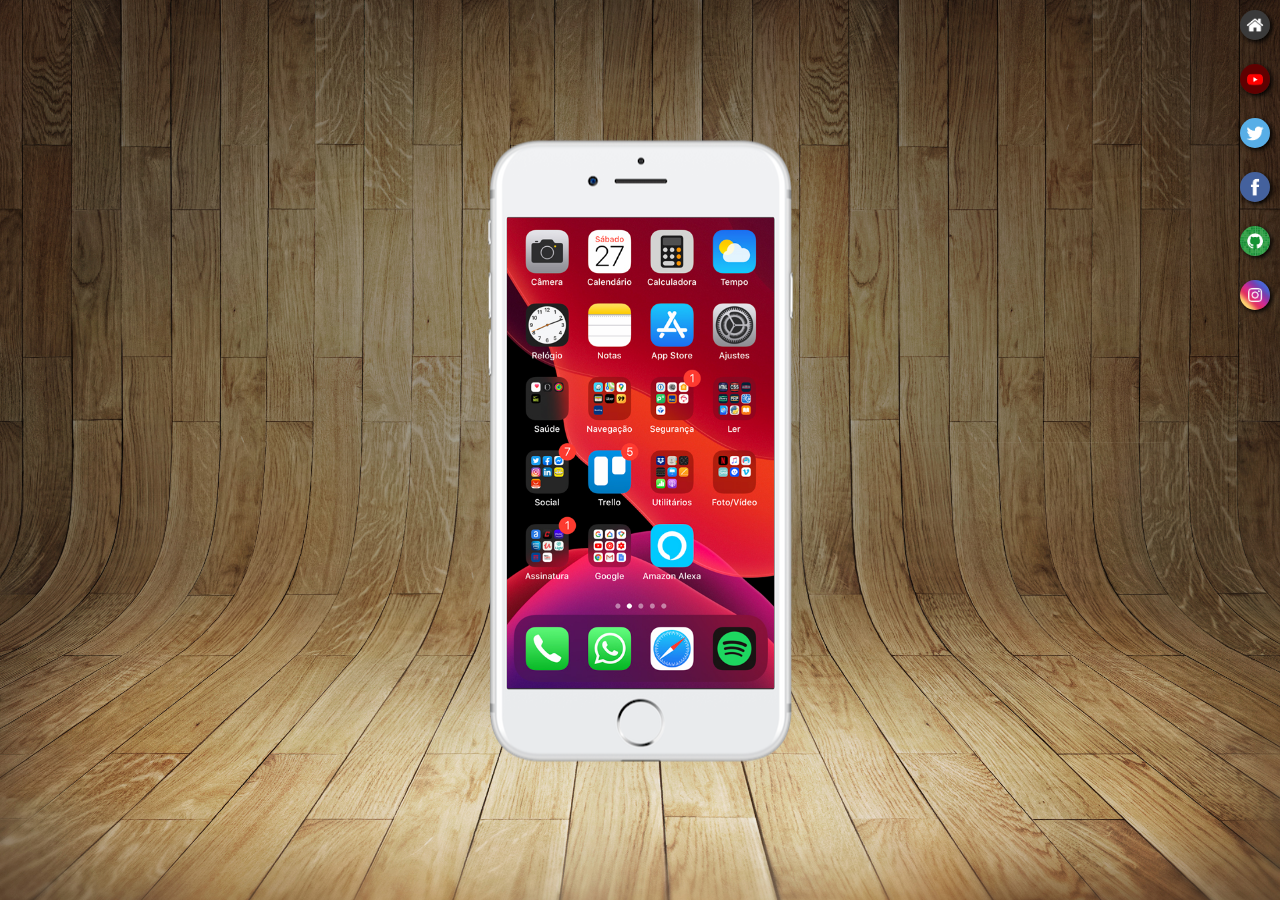
<file: index.html>
<!DOCTYPE html>
<html lang="pt-br">
  <head>
    <meta charset="UTF-8" />
    <meta name="viewport" content="width=device-width, initial-scale=1.0" />
    <title>Projeto redes sociais</title>
    <link rel="shortcut icon" href="favicon.ico" type="image/x-icon" />
    <link rel="stylesheet" href="styles/stylesheet.css">
  </head>
  <body>
    <main>
      <section id="telefone">
        <iframe src="home.html" frameborder="0" name="tela" id="tela">
          Seu navegador não é compatível com essa funcionalidade.
        </iframe>
      </section>

      <section id="redes-sociais">
        <a href="telas/home.html" target="tela">
          <img src="imagens/logo-home.jpg" alt="">
        </a><br>
        <a href="telas/youtube.html" target="tela">
          <img src="imagens/logo-youtube.jpg" alt="">
        </a><br>
        <a href="telas/twitter.html" target="tela">
          <img src="imagens/logo-twitter.jpg" alt="">
        </a><br>
        <a href="telas/facebook.html" target="tela">
          <img src="imagens/logo-facebook.jpg" alt="">
        </a><br>
        <a href="telas/github.html" target="tela">
          <img src="imagens/logo-github.jpg" alt="">
        </a><br>
        <a href="telas/instragram.html" target="tela">
          <img src="imagens/logo-instagram.jpg" alt="">
        </a><br>
      </section>
      </main>
    </body>
    </html>
</file>
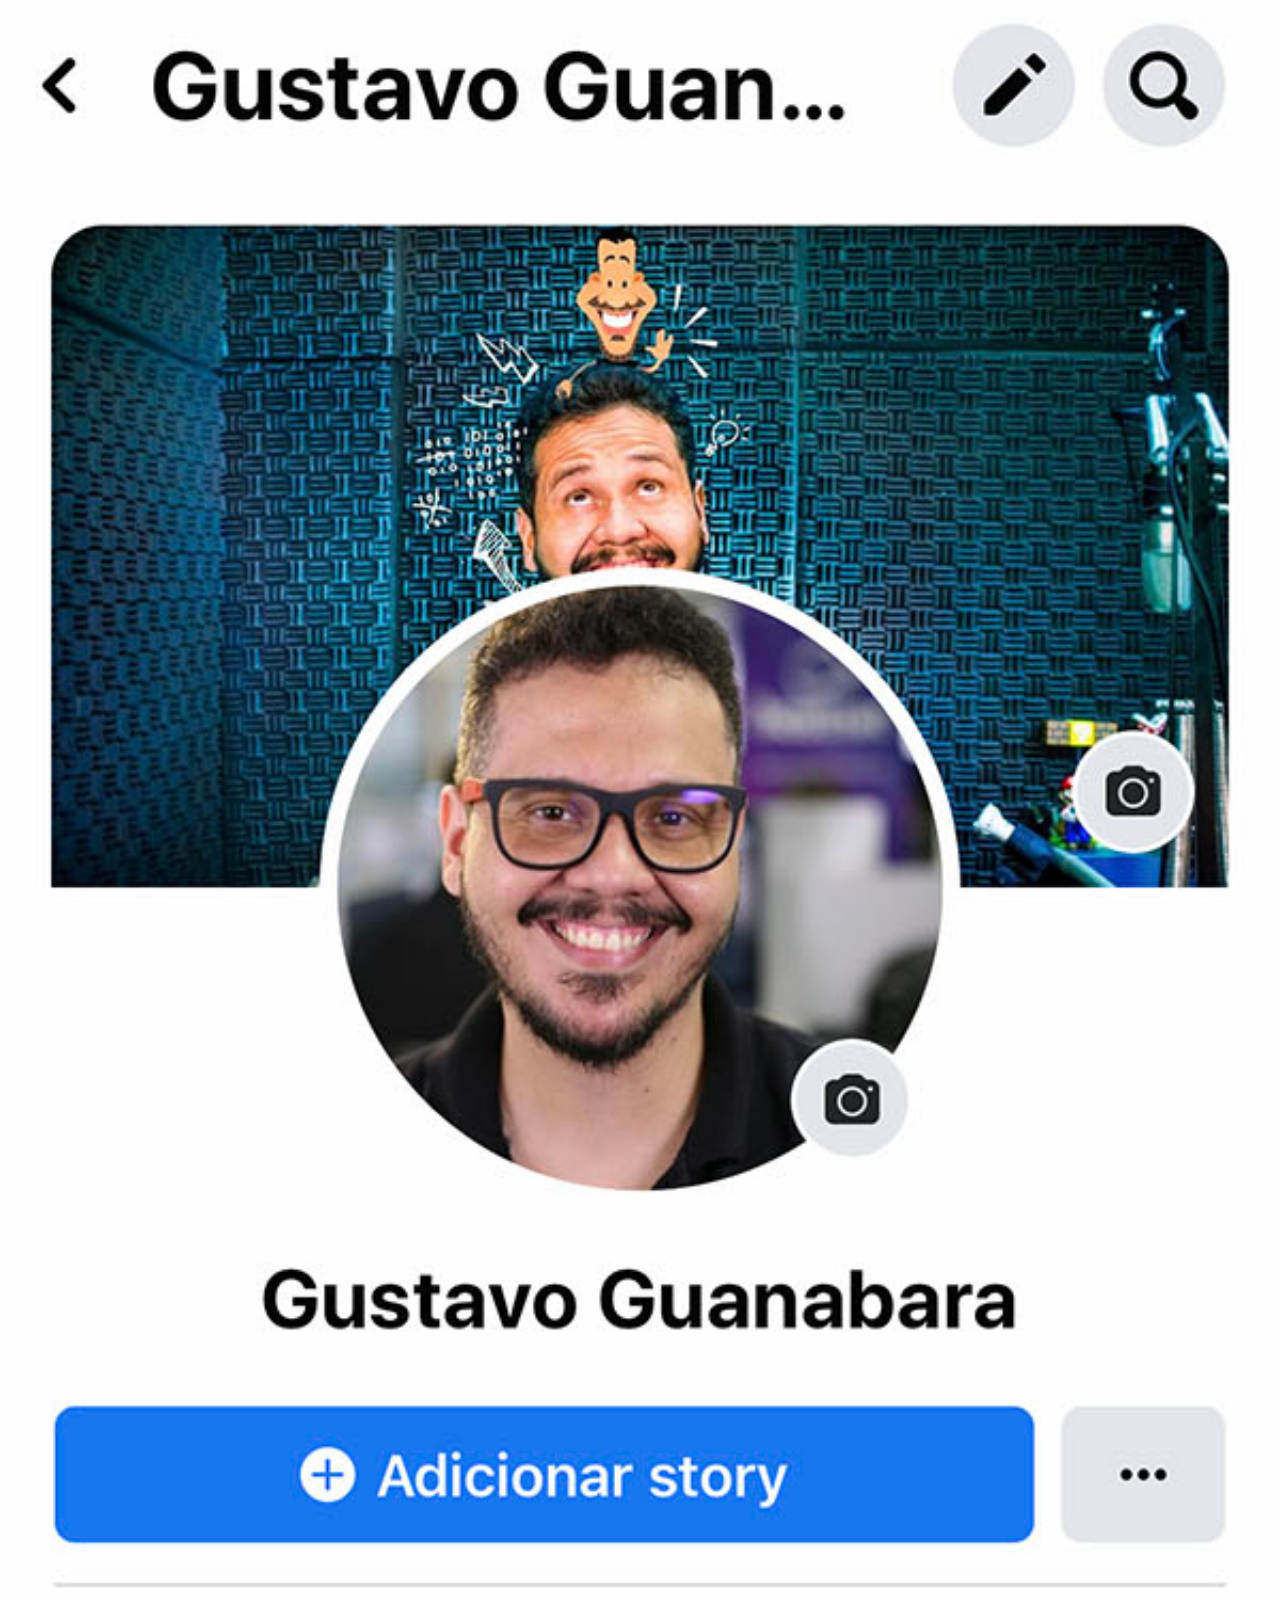
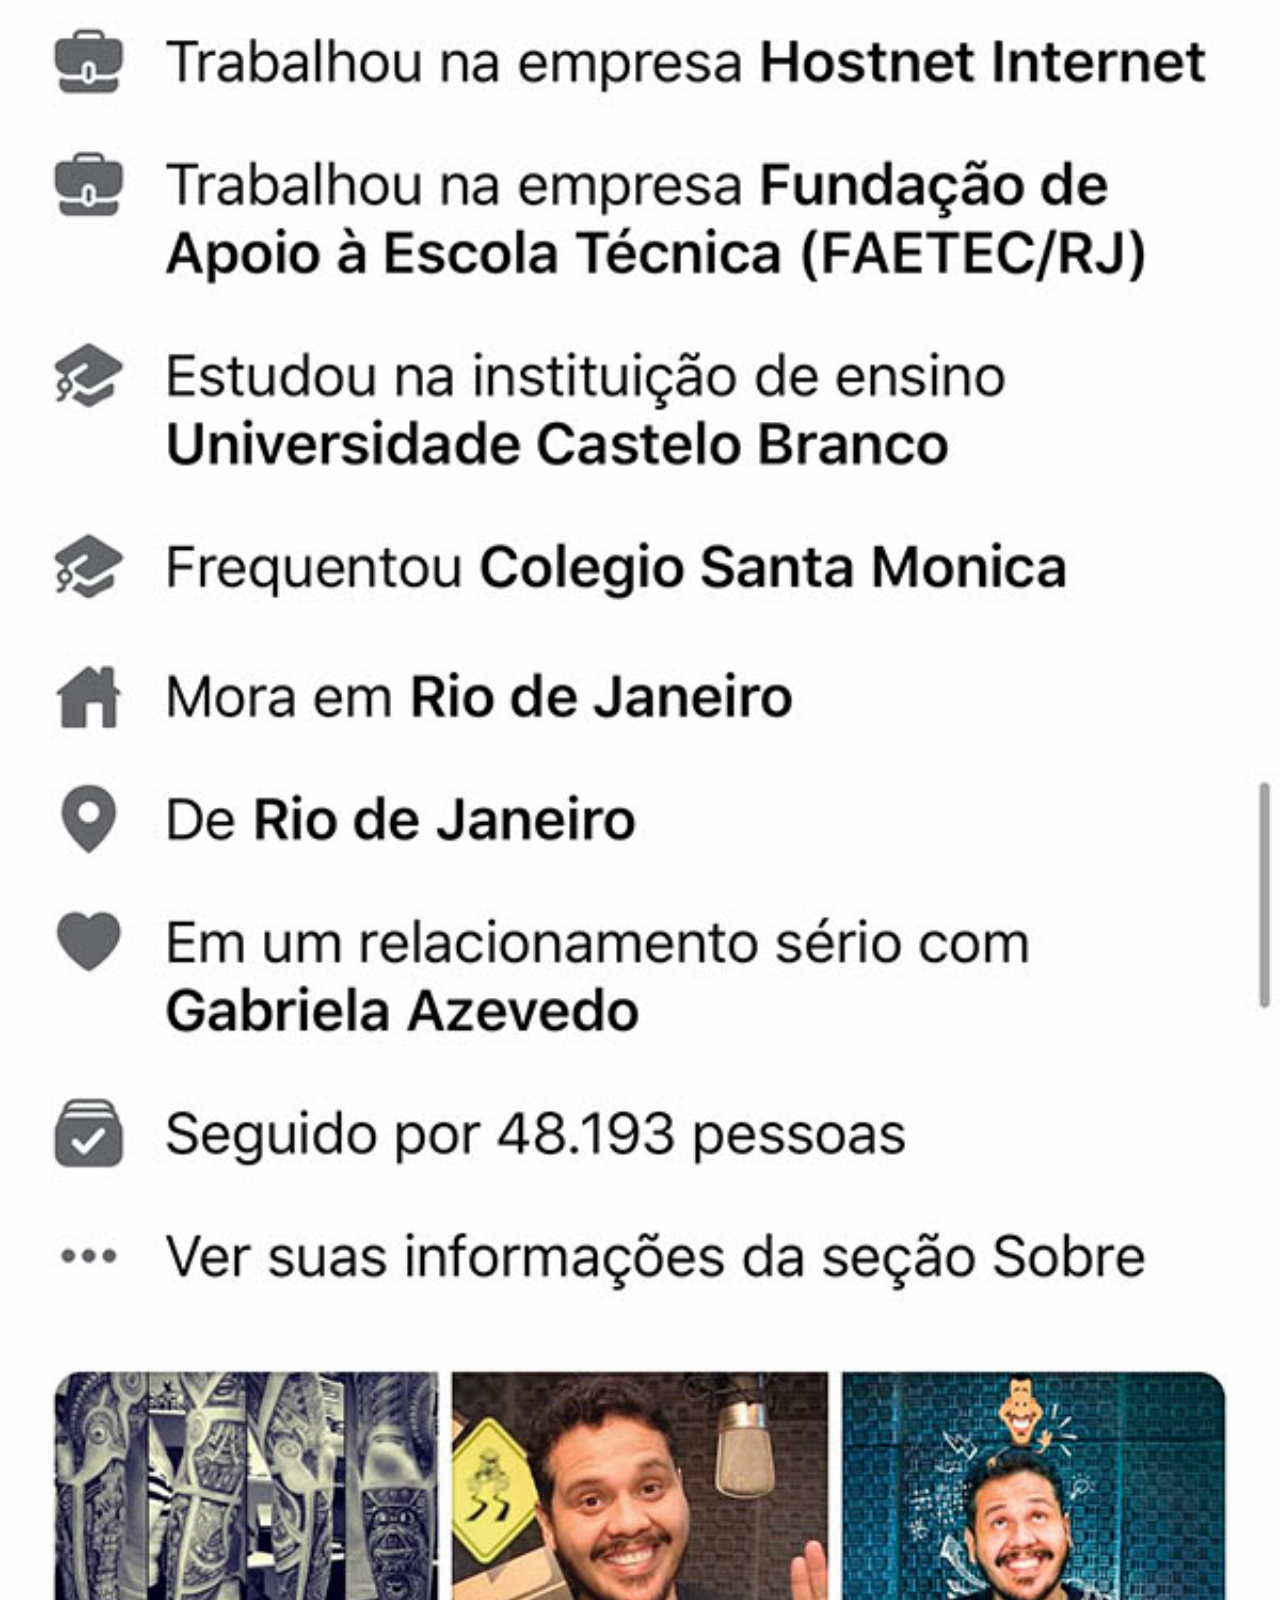
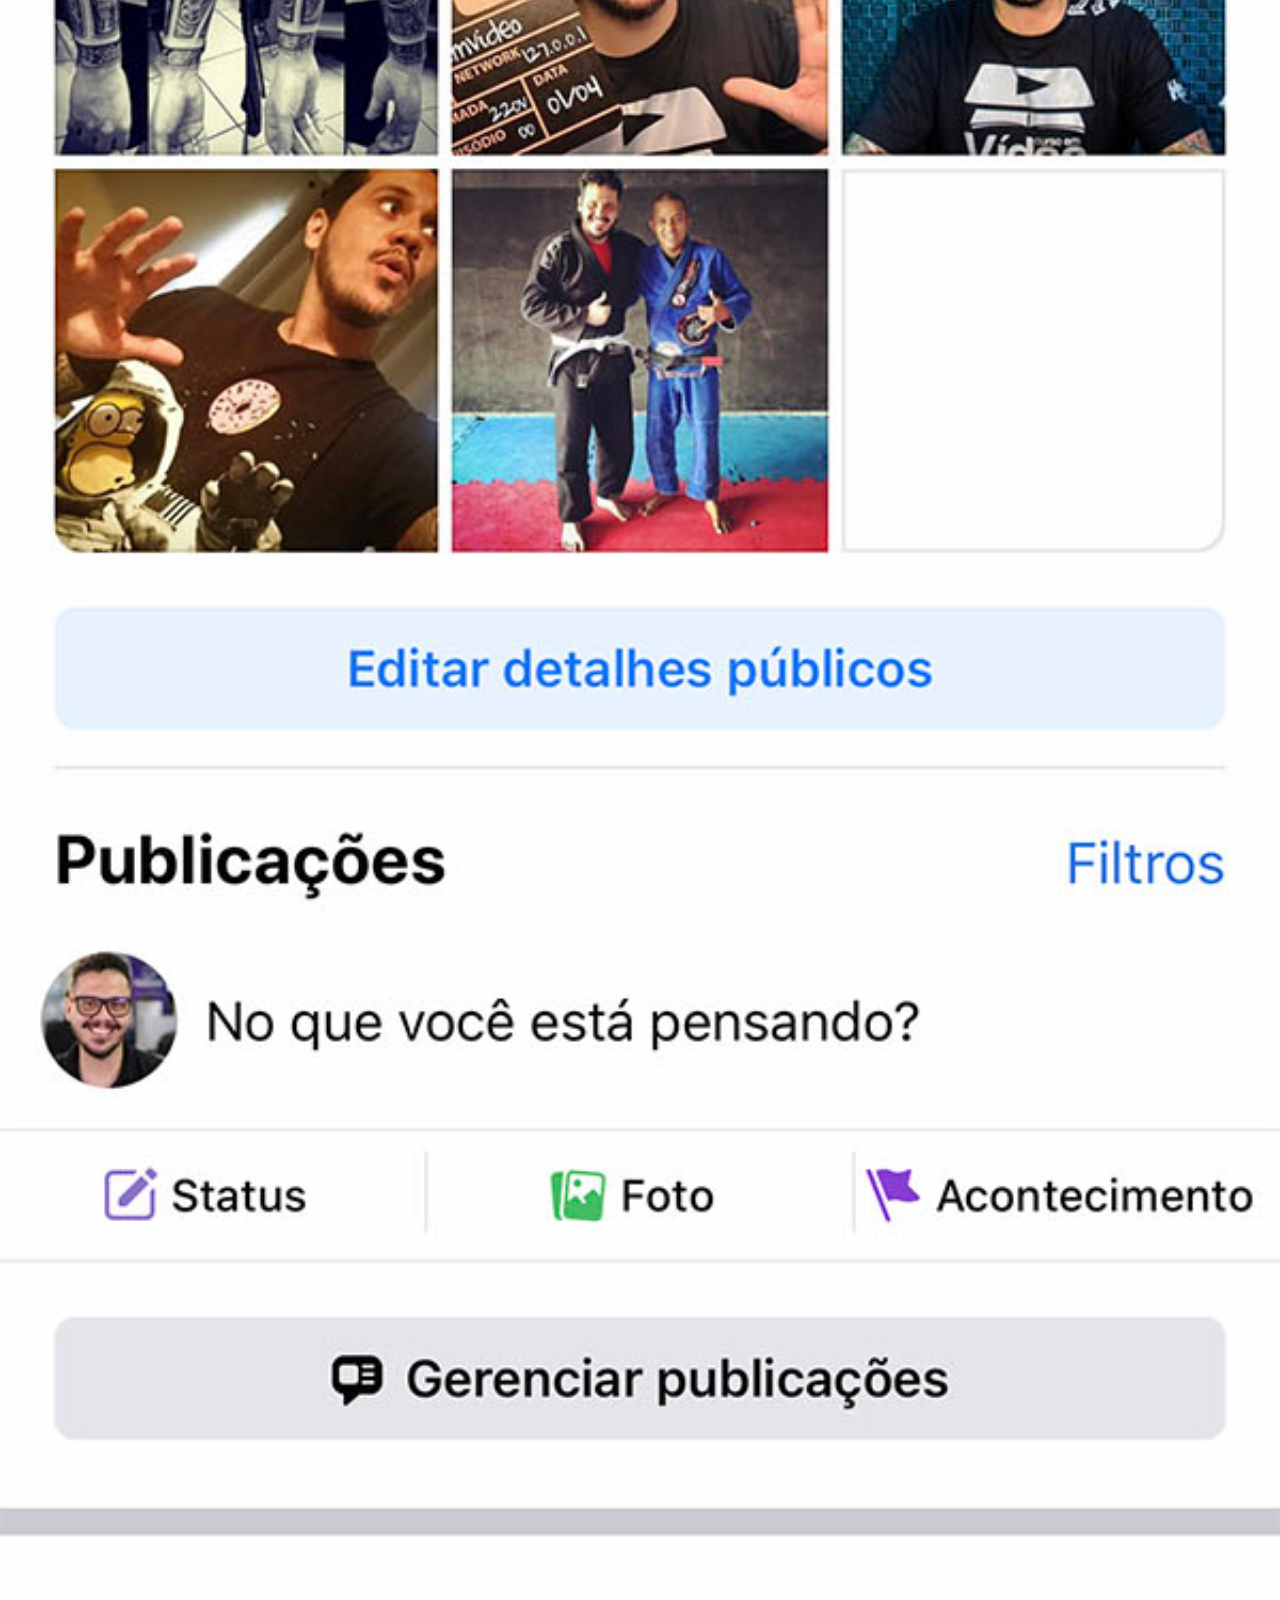
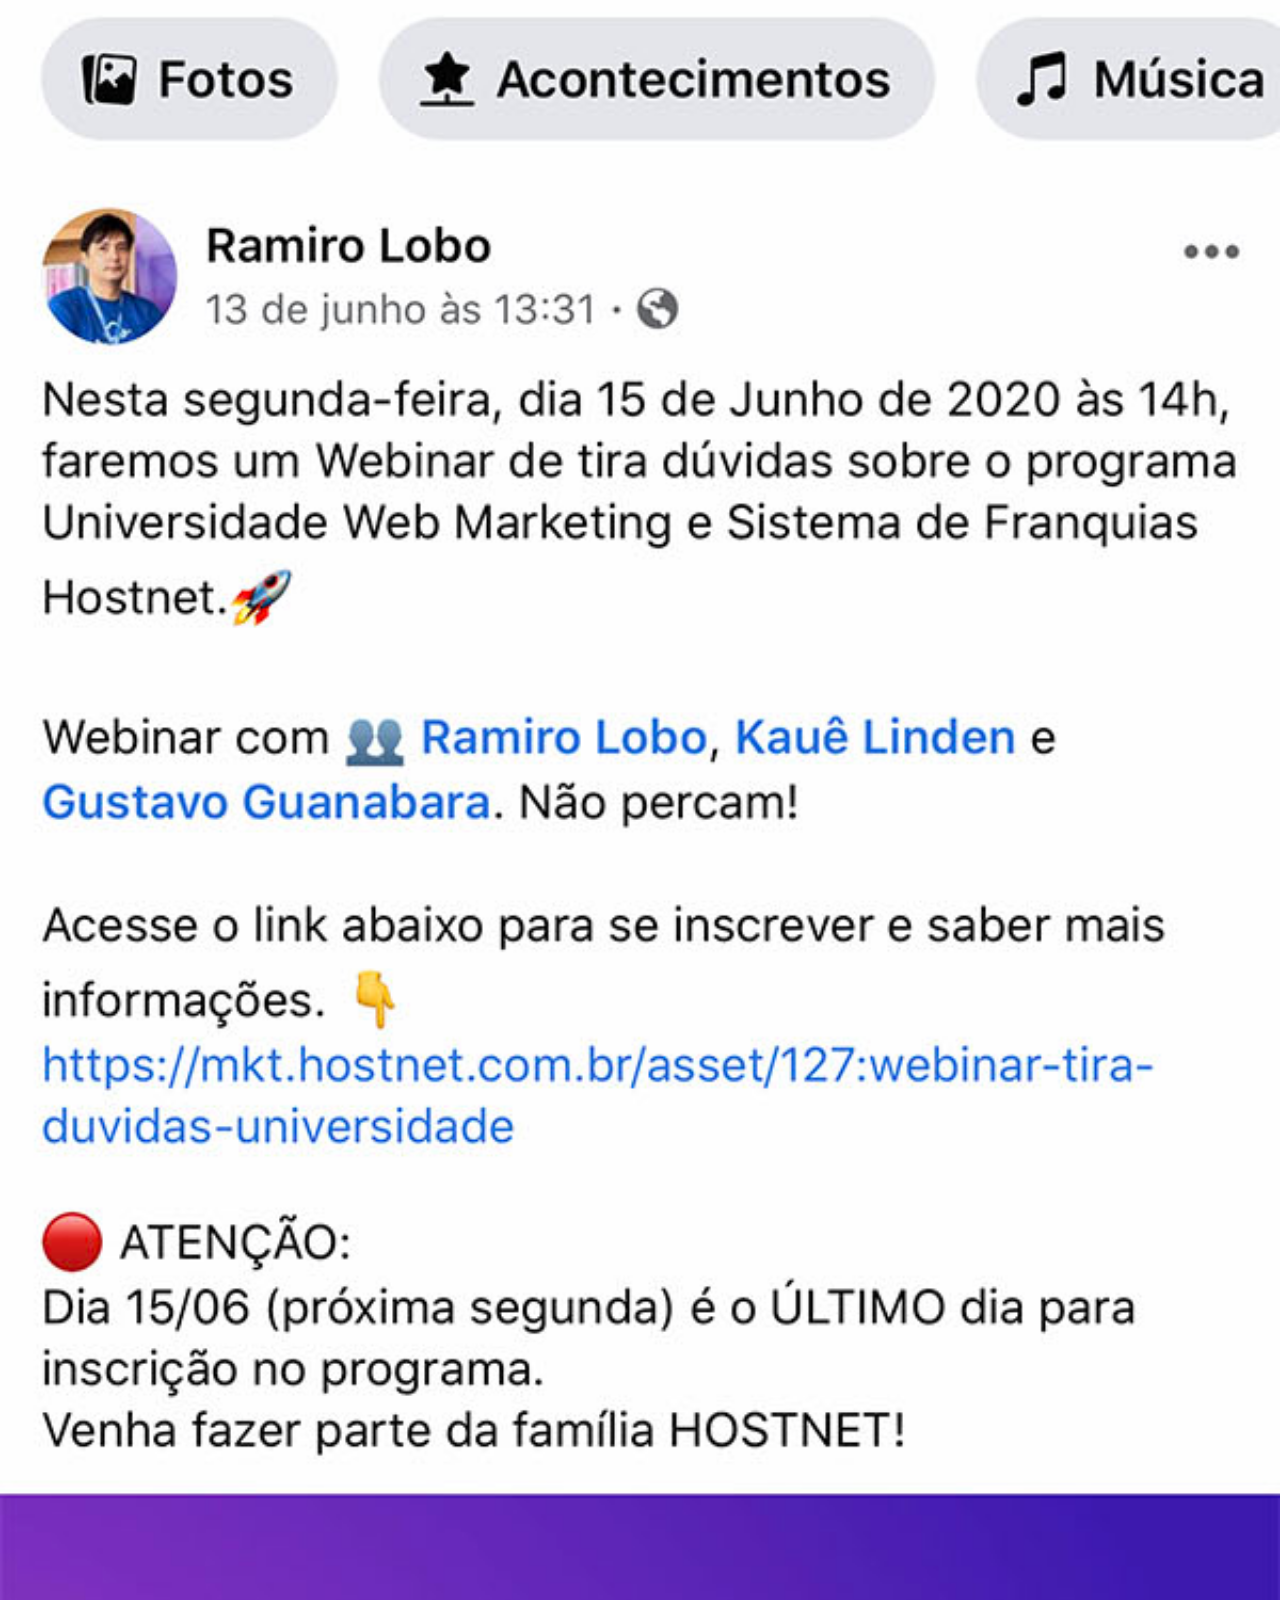
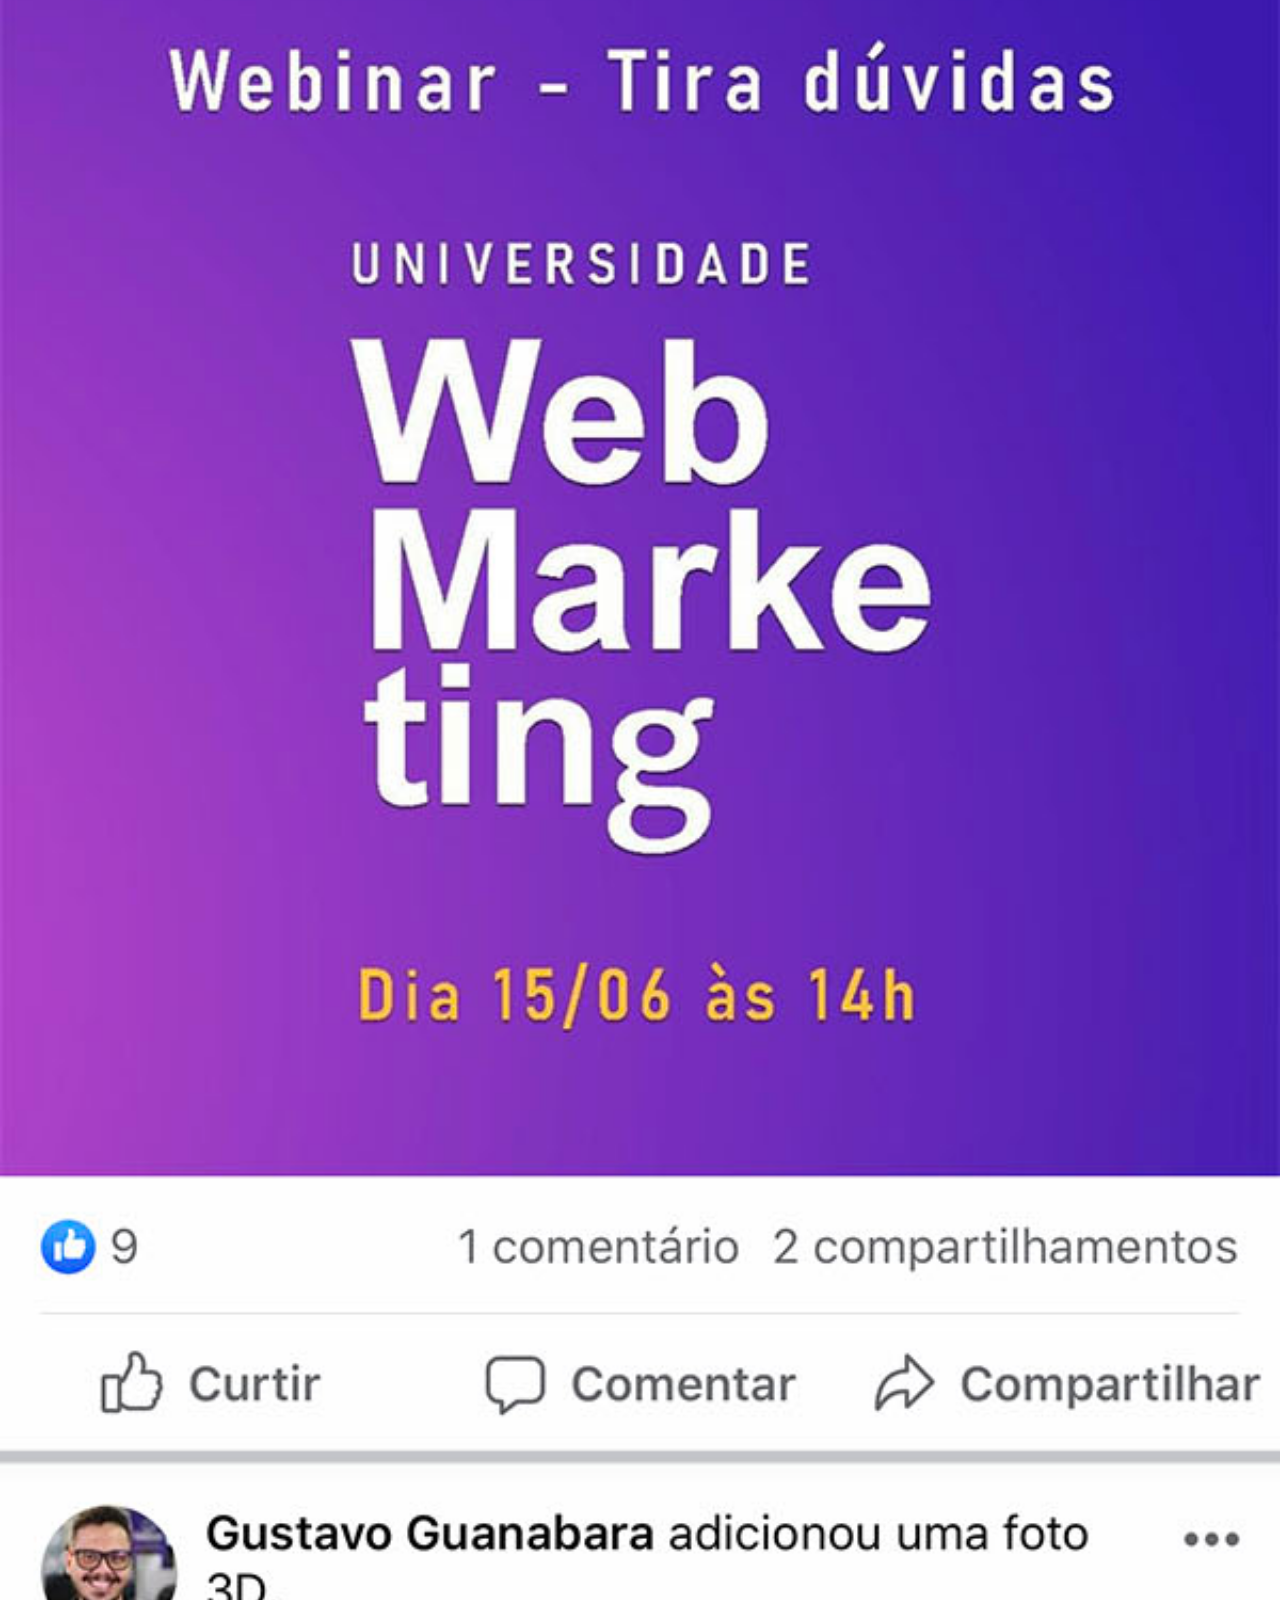
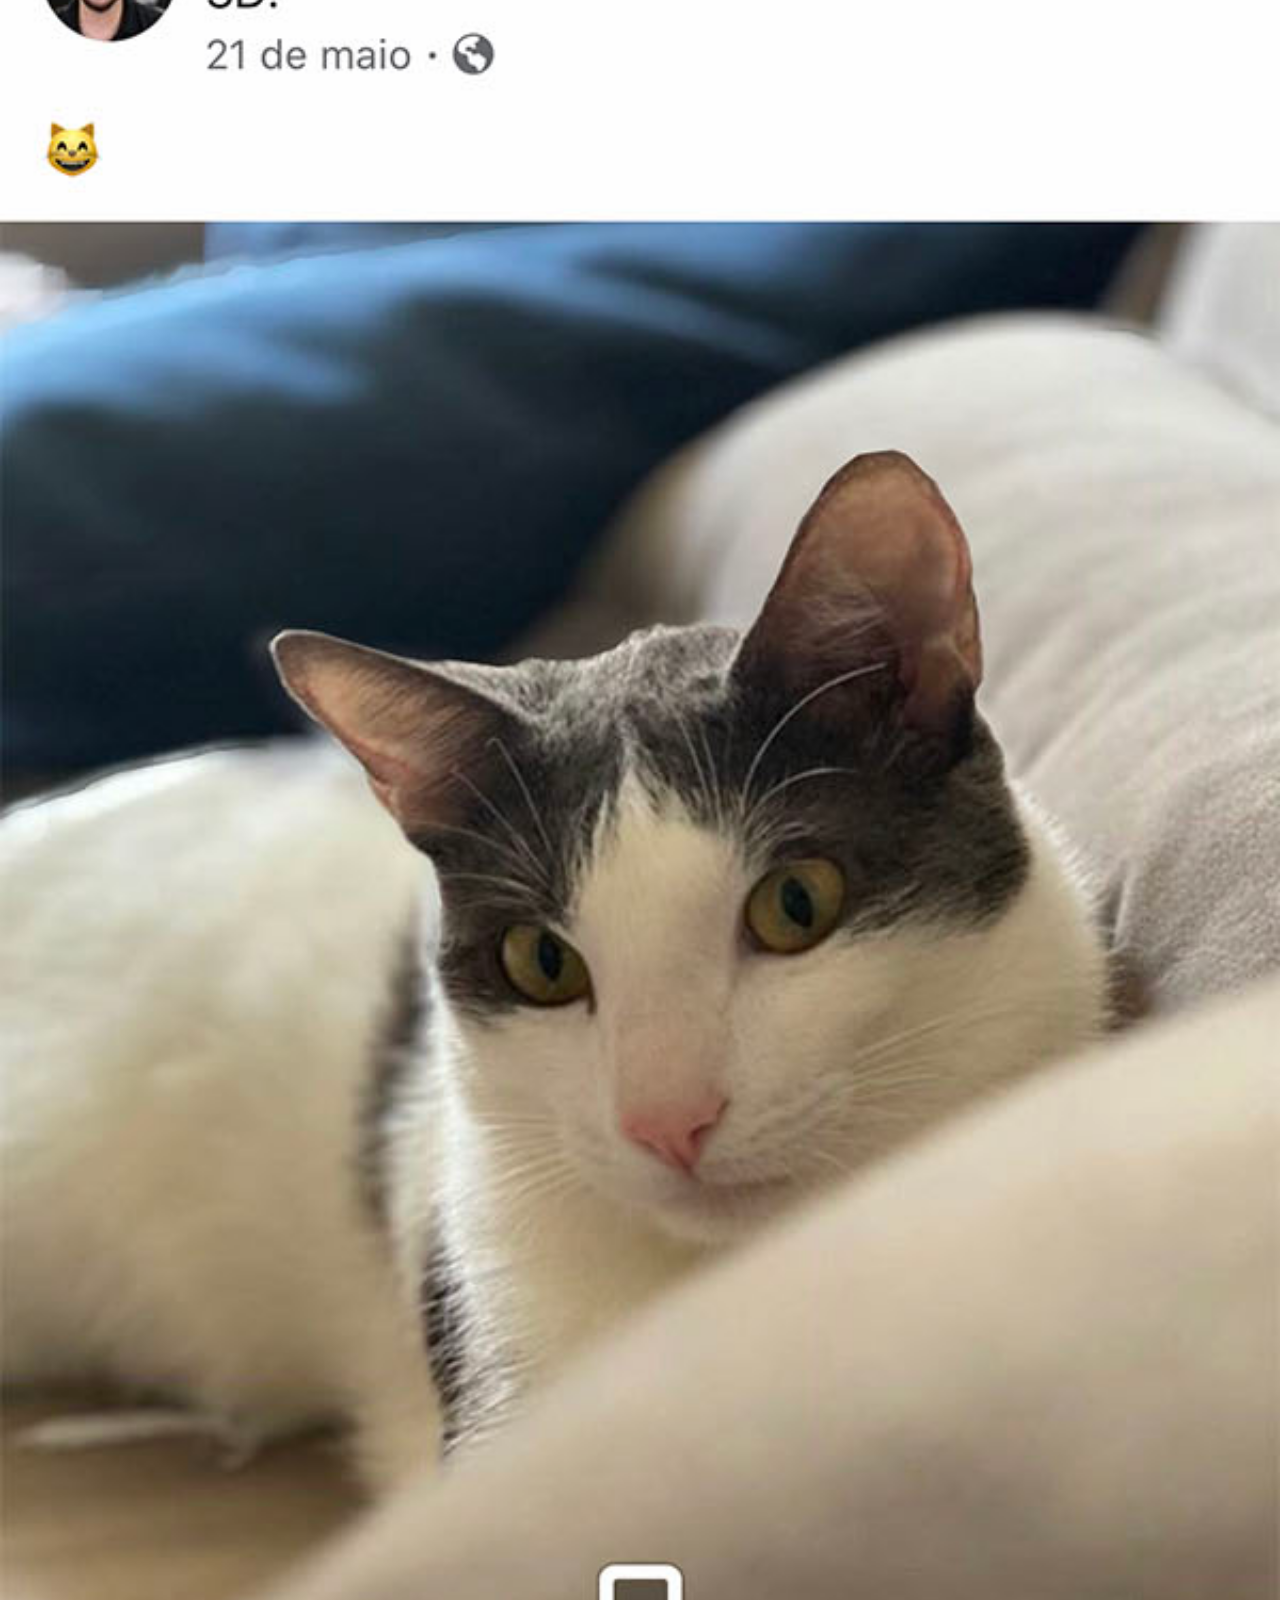
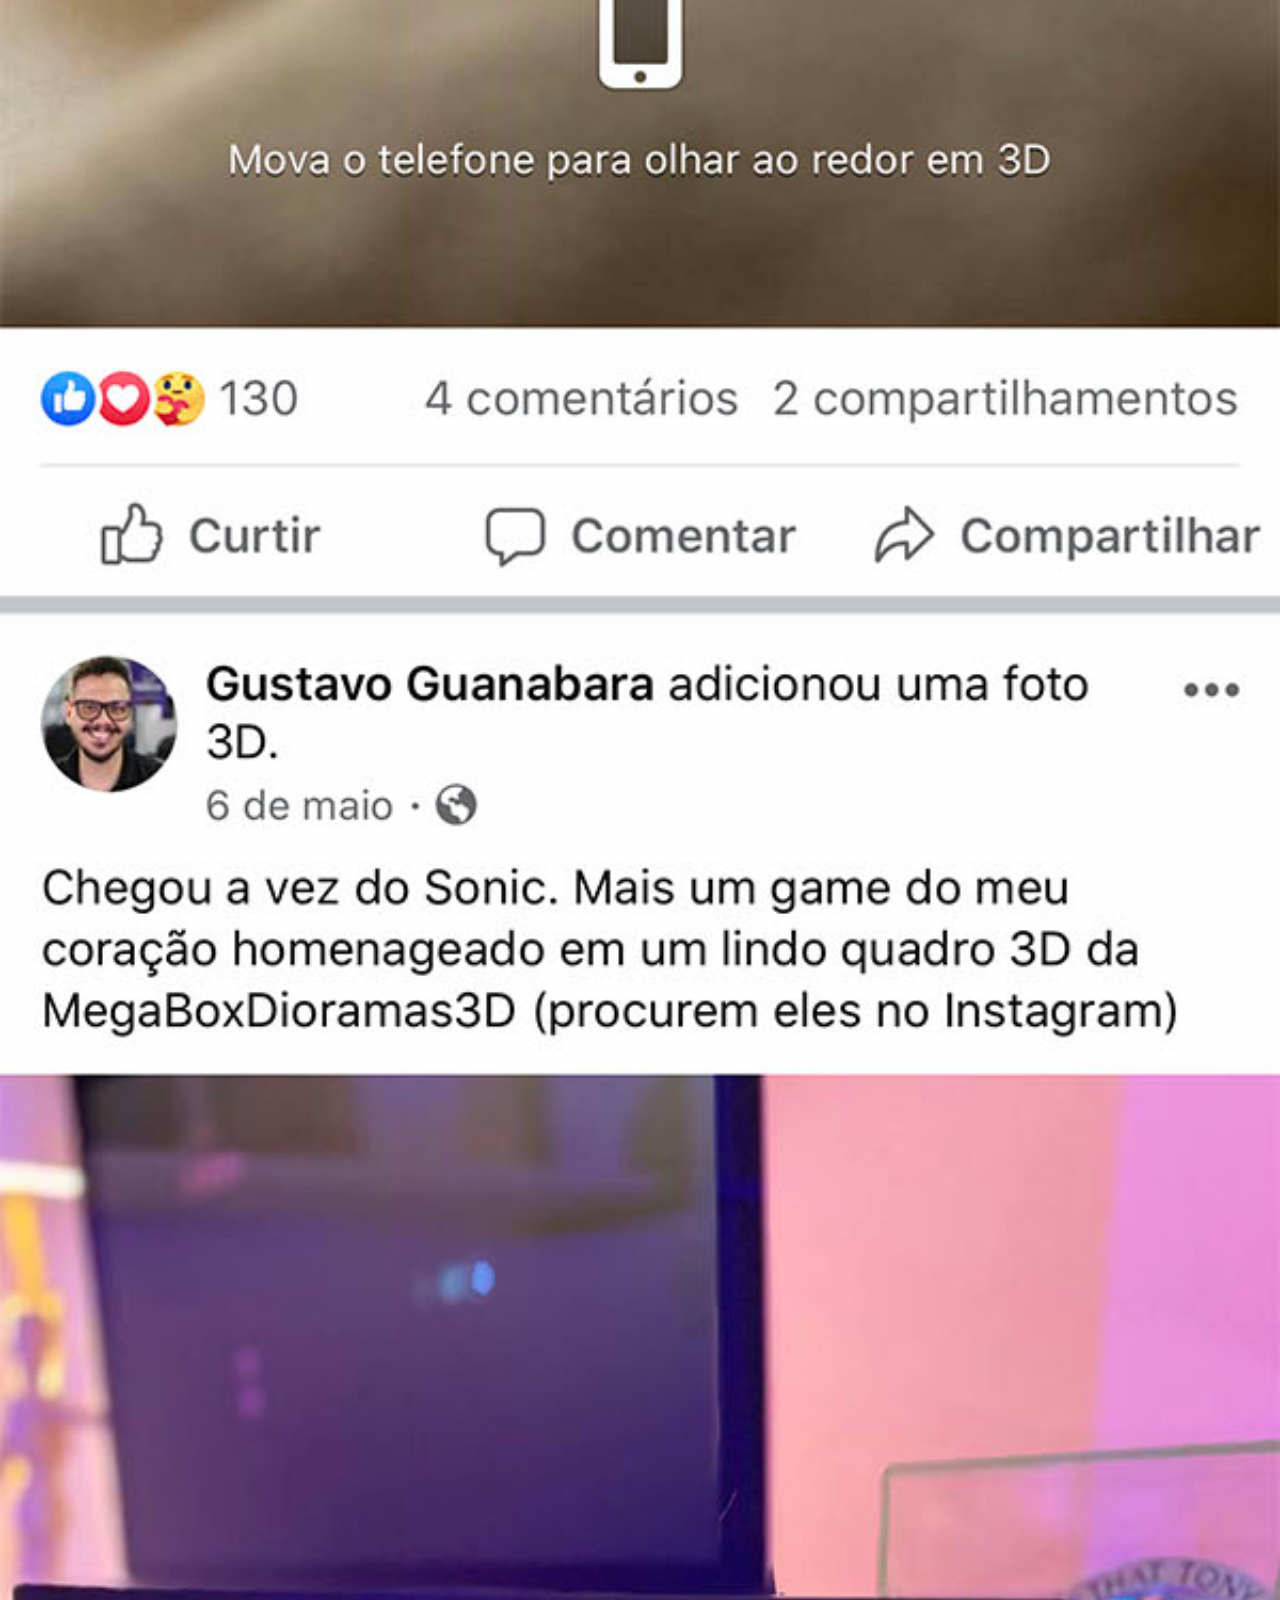
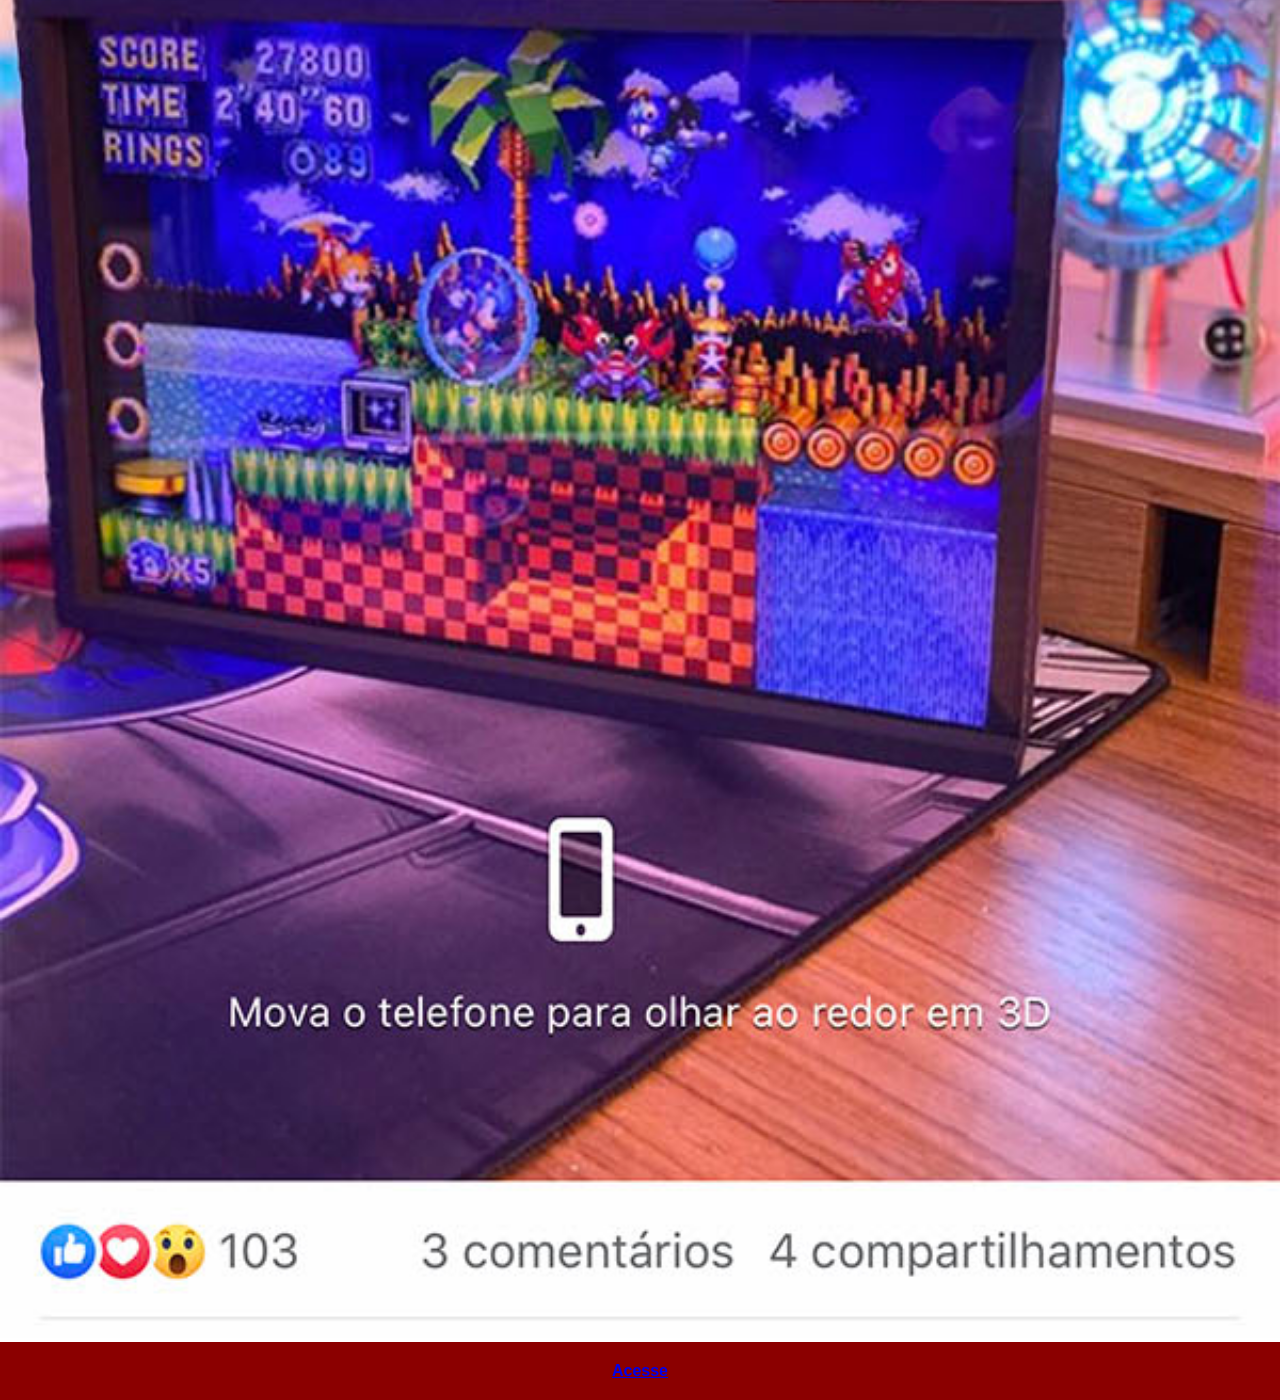
<file: facebook.html>
<!DOCTYPE html>
<html lang="pt-br">
<head>
  <meta charset="UTF-8">
  <meta name="viewport" content="width=device-width, initial-scale=1.0">
  <title>Facebook</title>
  <link rel="stylesheet" href="styles/social.css">
</head>
<body>
  <img src="imagens/tela-facebook.jpg" alt="Tela do facebook">
  <a href="https://www.facebook.com/?locale=pt_BR" target="_blank">Acesse</a>
</body>
</html>
</file>
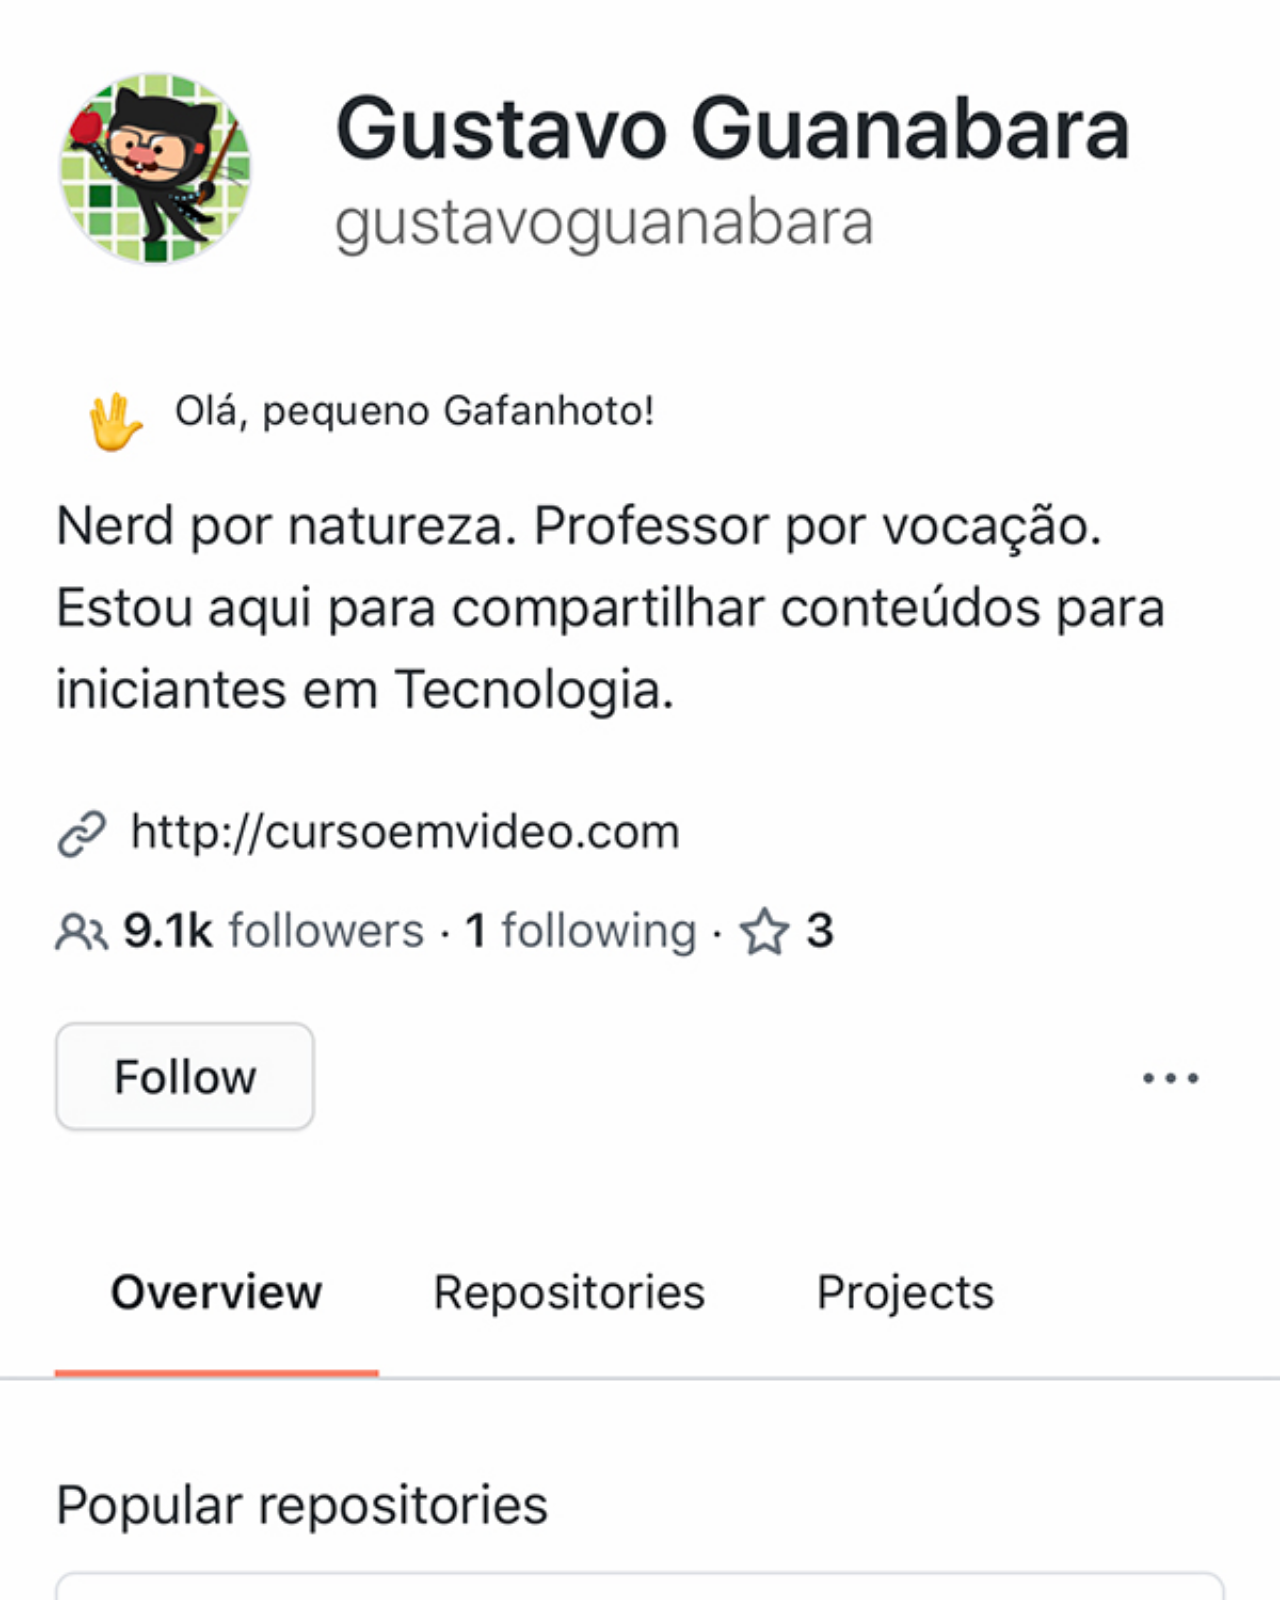
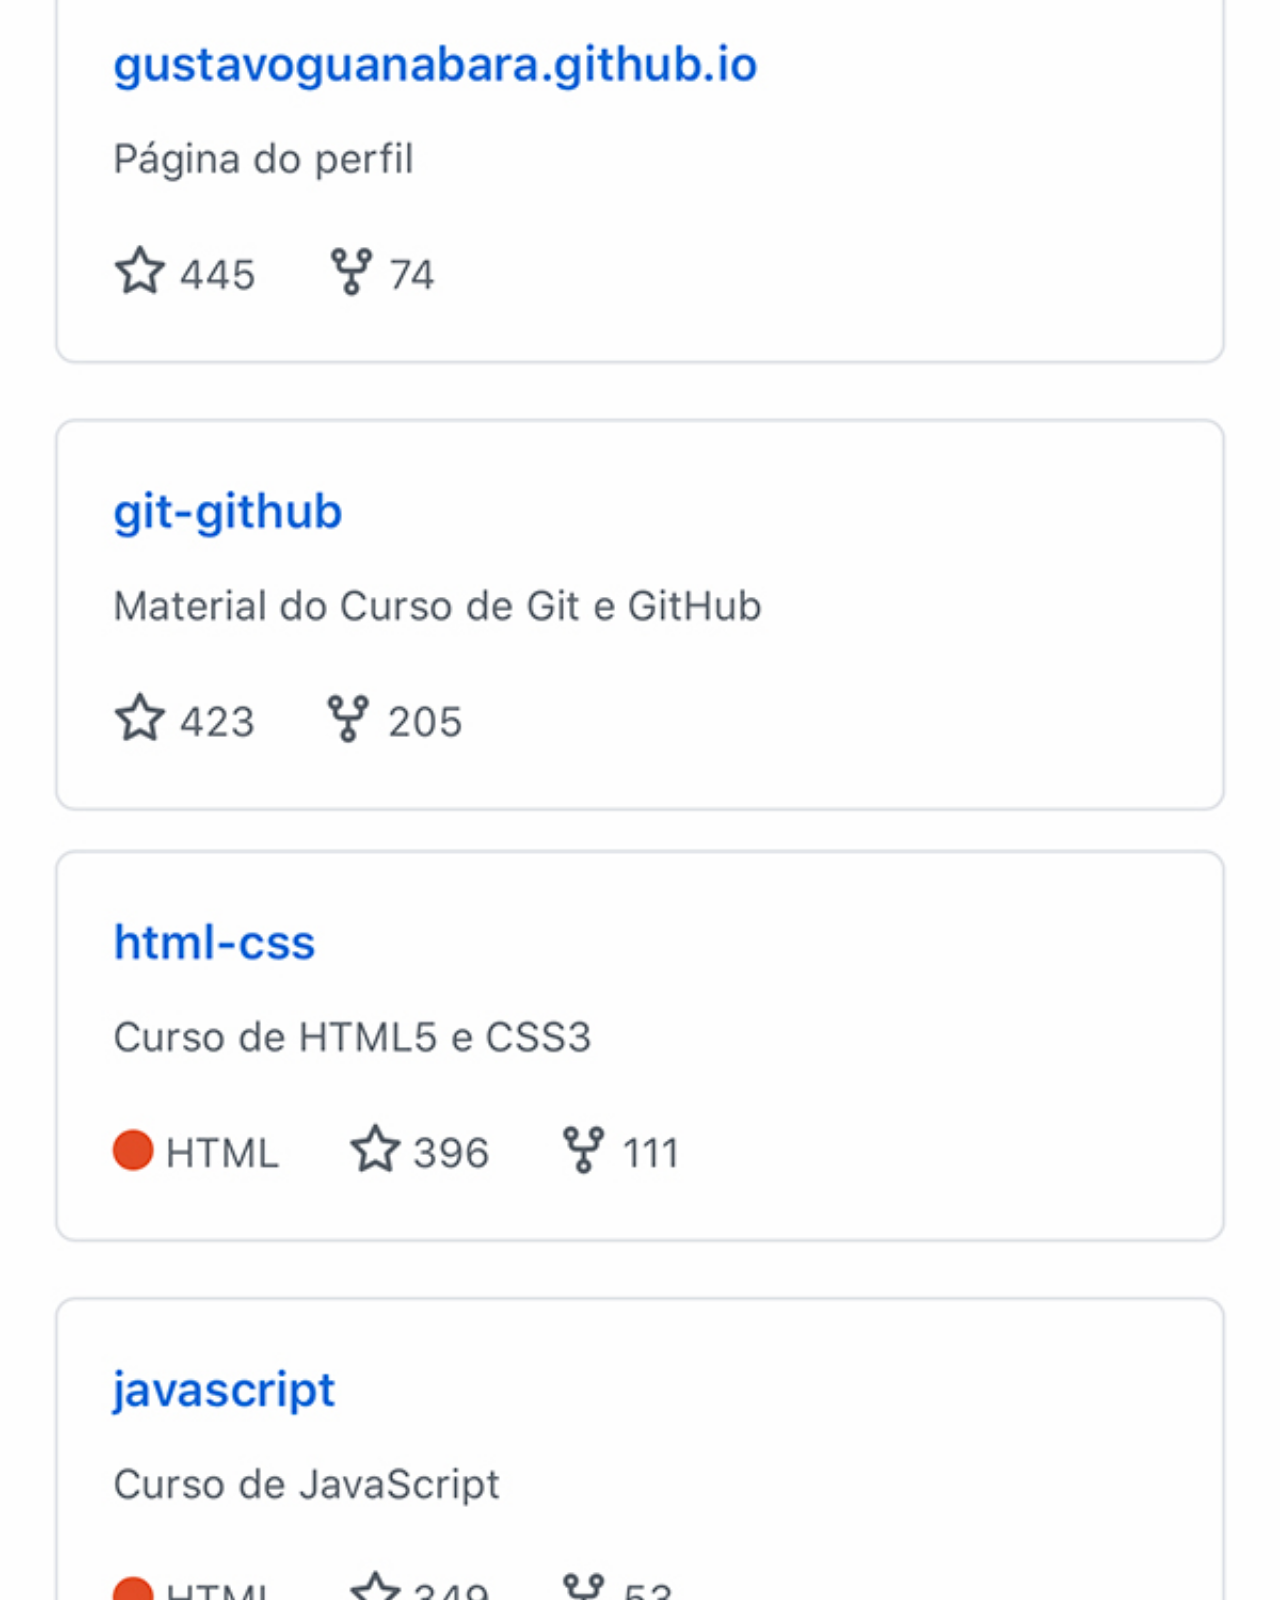
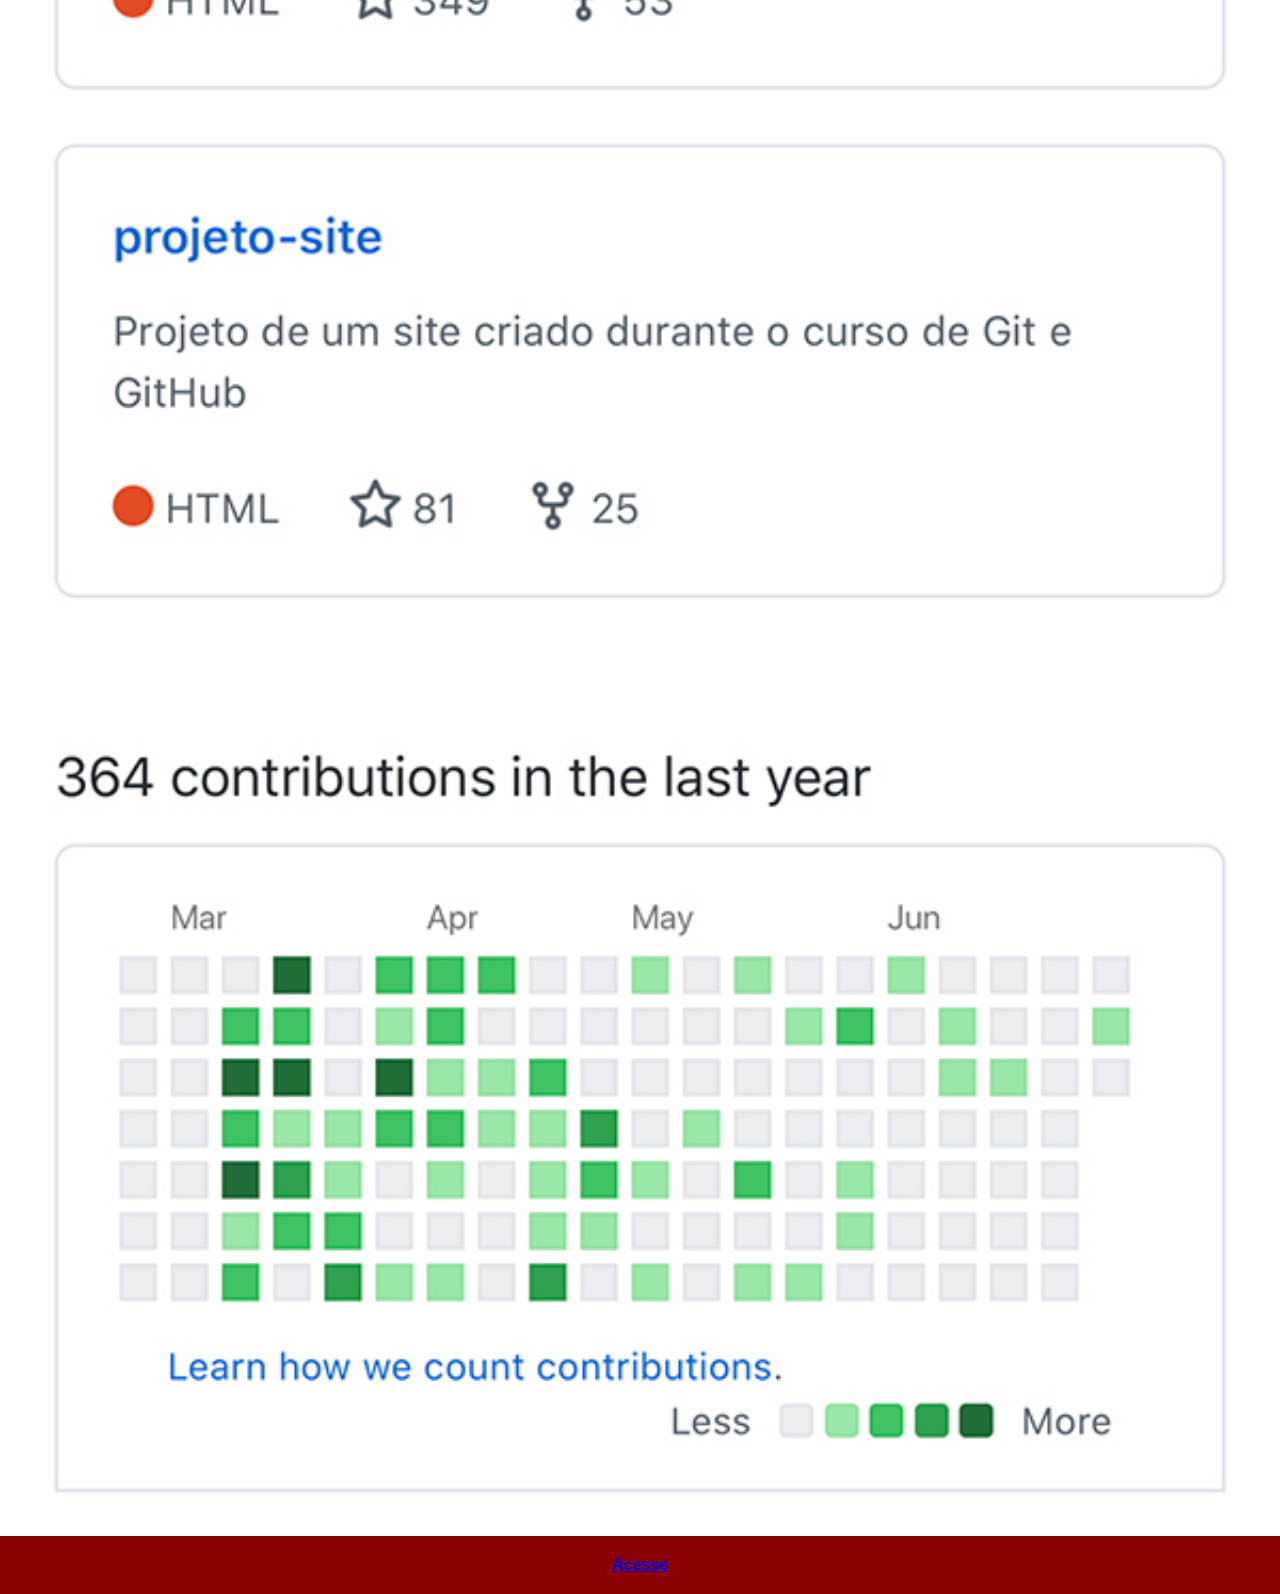
<file: github.html>
<!DOCTYPE html>
<html lang="pt-br">
  <head>
    <meta charset="UTF-8" />
    <meta name="viewport" content="width=device-width, initial-scale=1.0" />
    <title>Github</title>
    <link rel="stylesheet" href="styles/social.css" />
  </head>
  <body>
    <img src="imagens/tela-github.jpg" alt="Tela github">
    <a href="https://github.com/Salfff?tab=repositories" target="_blank">Acesse</a>
  </body>
</html>
</file>
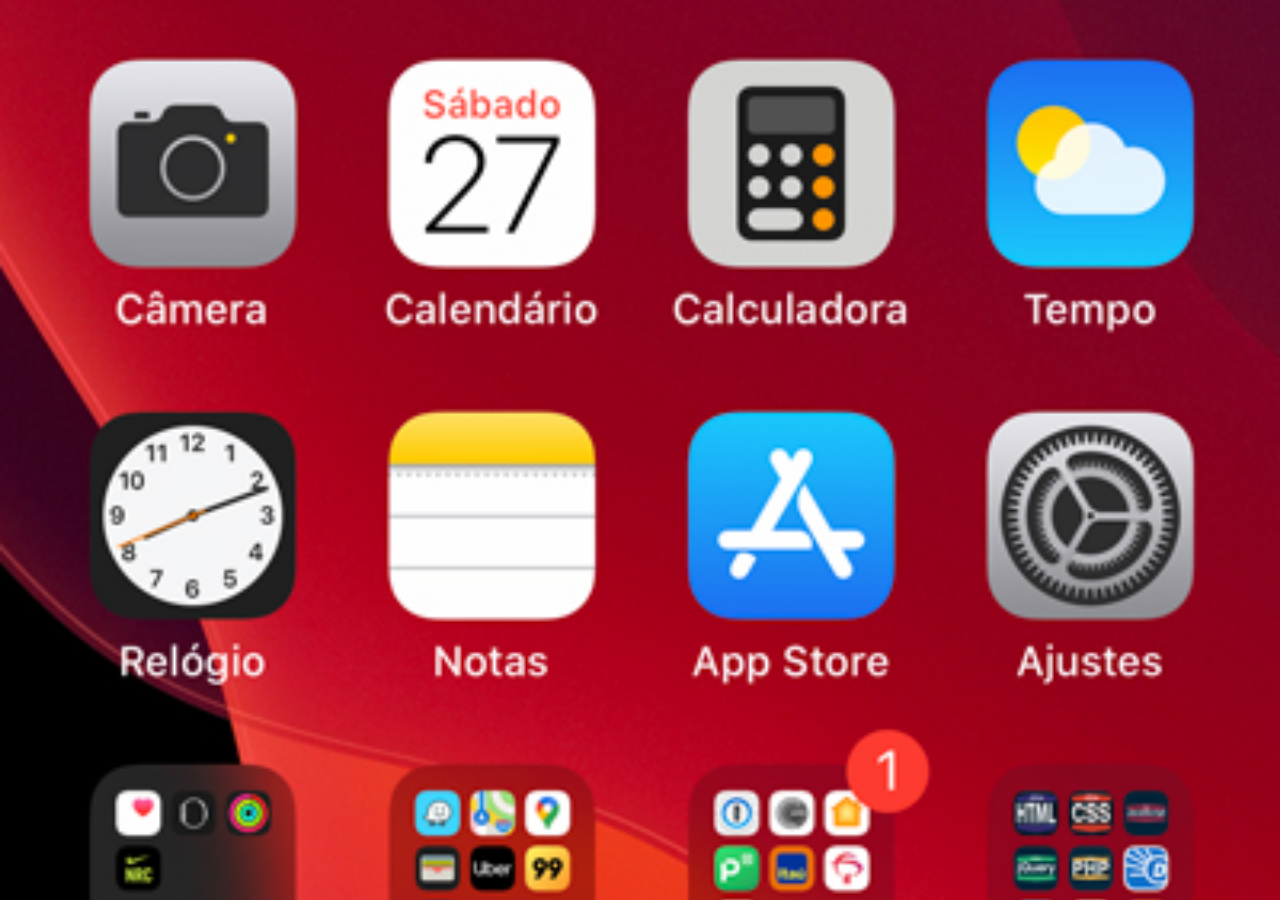
<file: home.html>
<!DOCTYPE html>
<html lang="en">
<head>
  <meta charset="UTF-8">
  <meta name="viewport" content="width=device-width, initial-scale=1.0">
  <title>home</title>
  <style>
    *{
      margin: 0px;
      padding: 0px;
    }

    body {
      height: 100vh;
      width: 100vw;
      background: black url(imagens/tela-home.jpg) no-repeat top center; 
      background-size: cover;
    }
  </style>
</head>
<body>
  
</body>
</html>
</file>
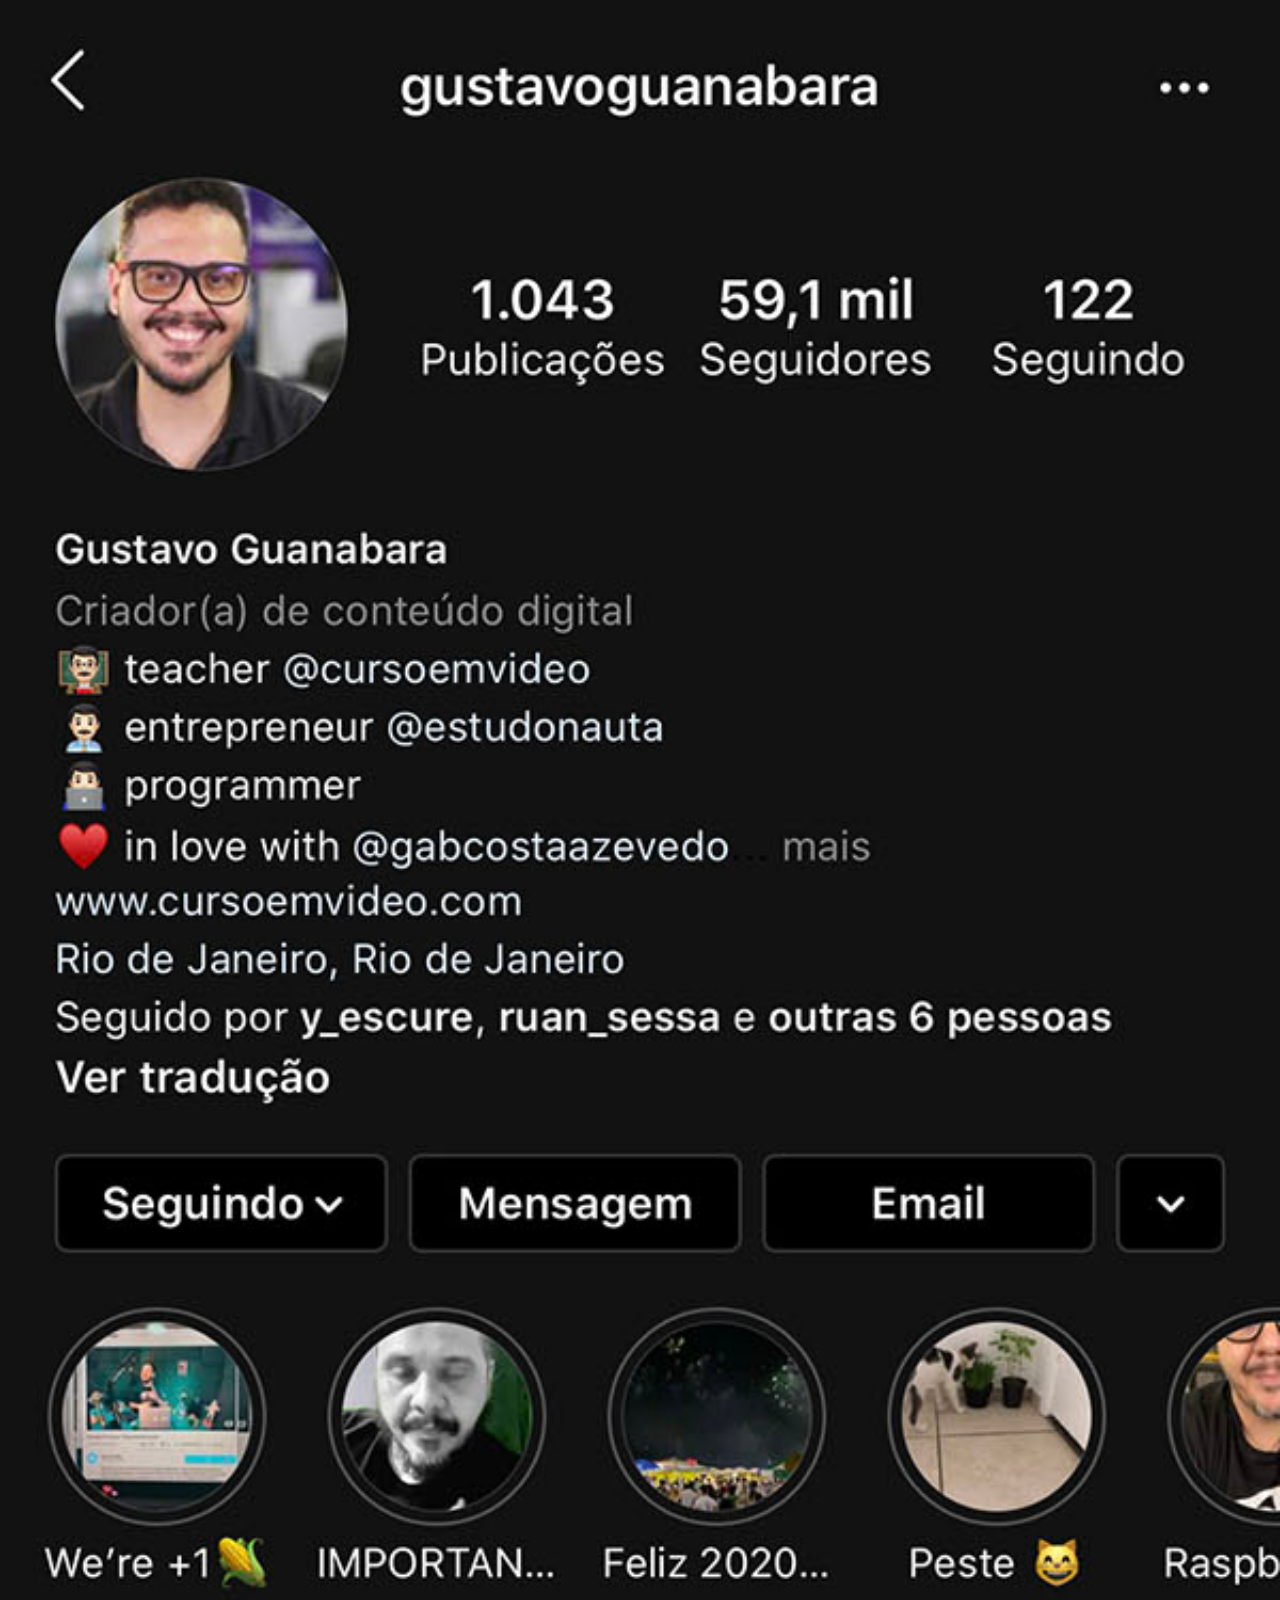
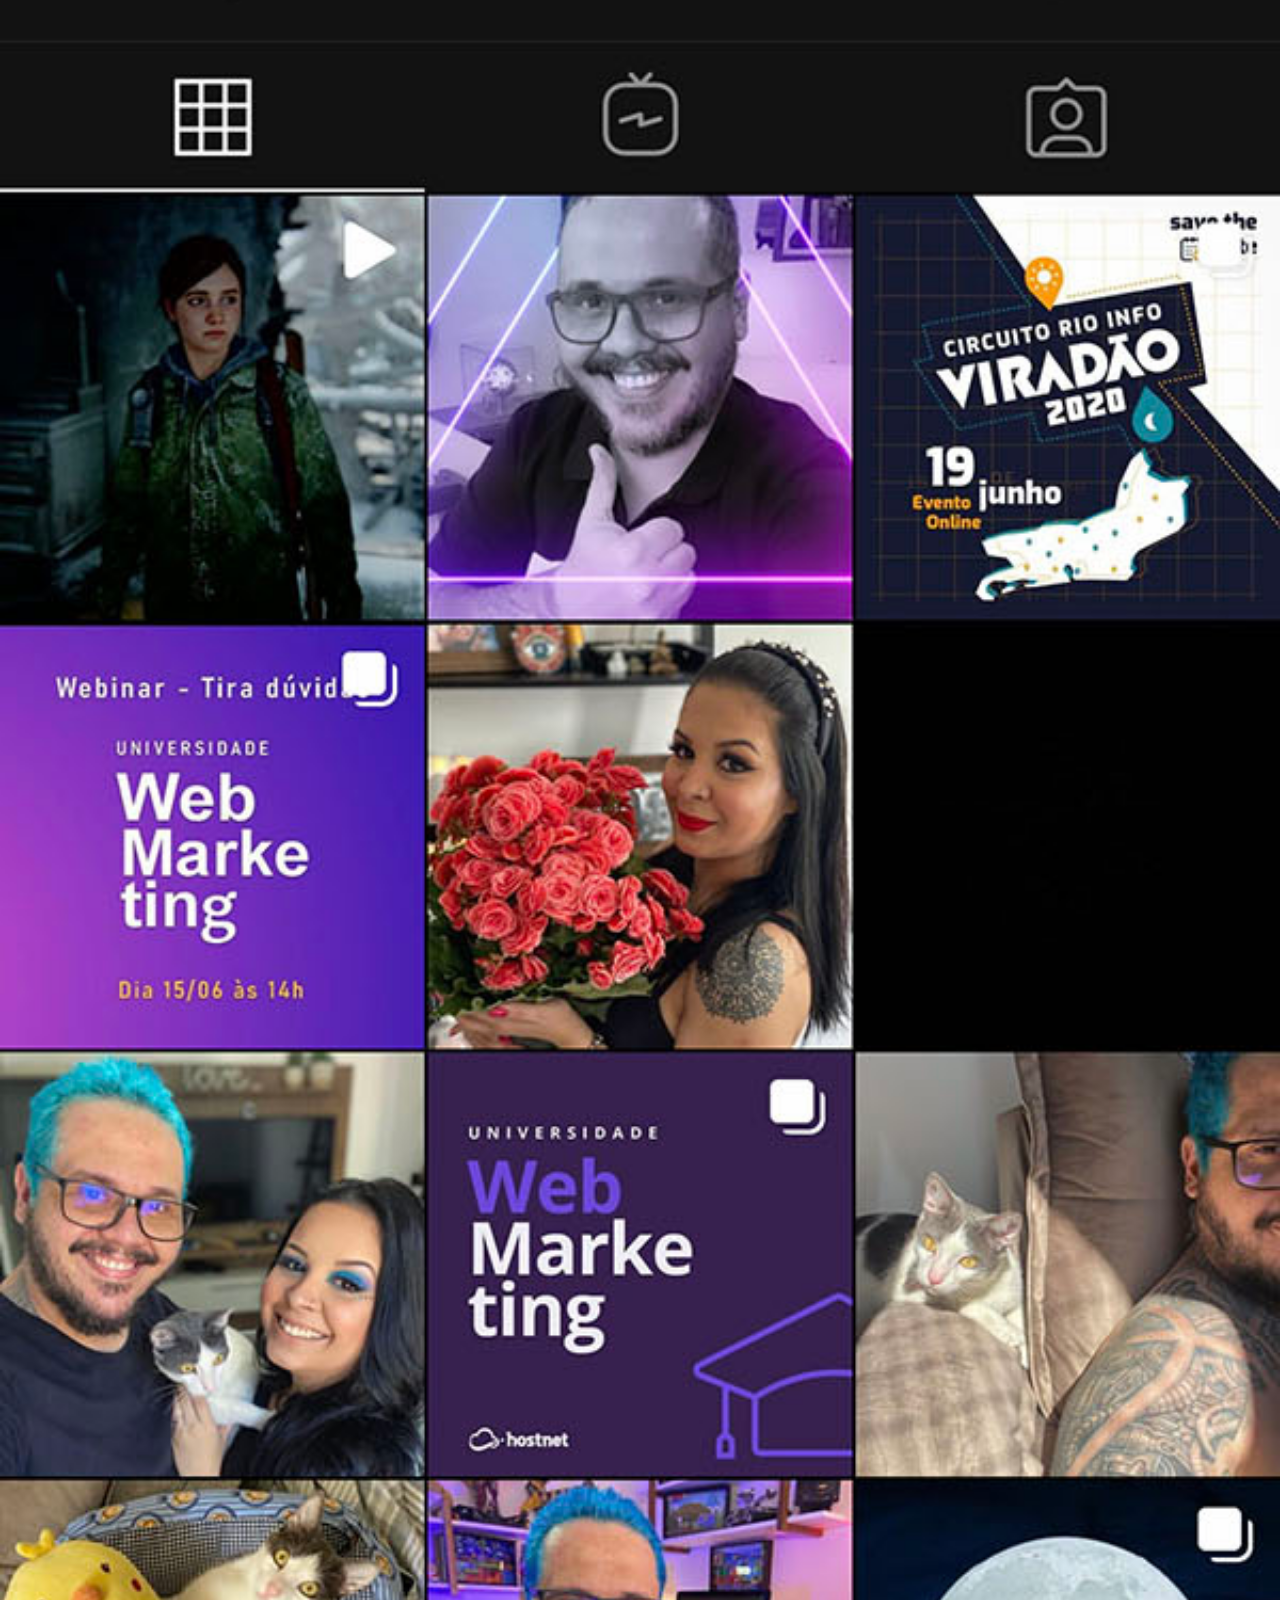
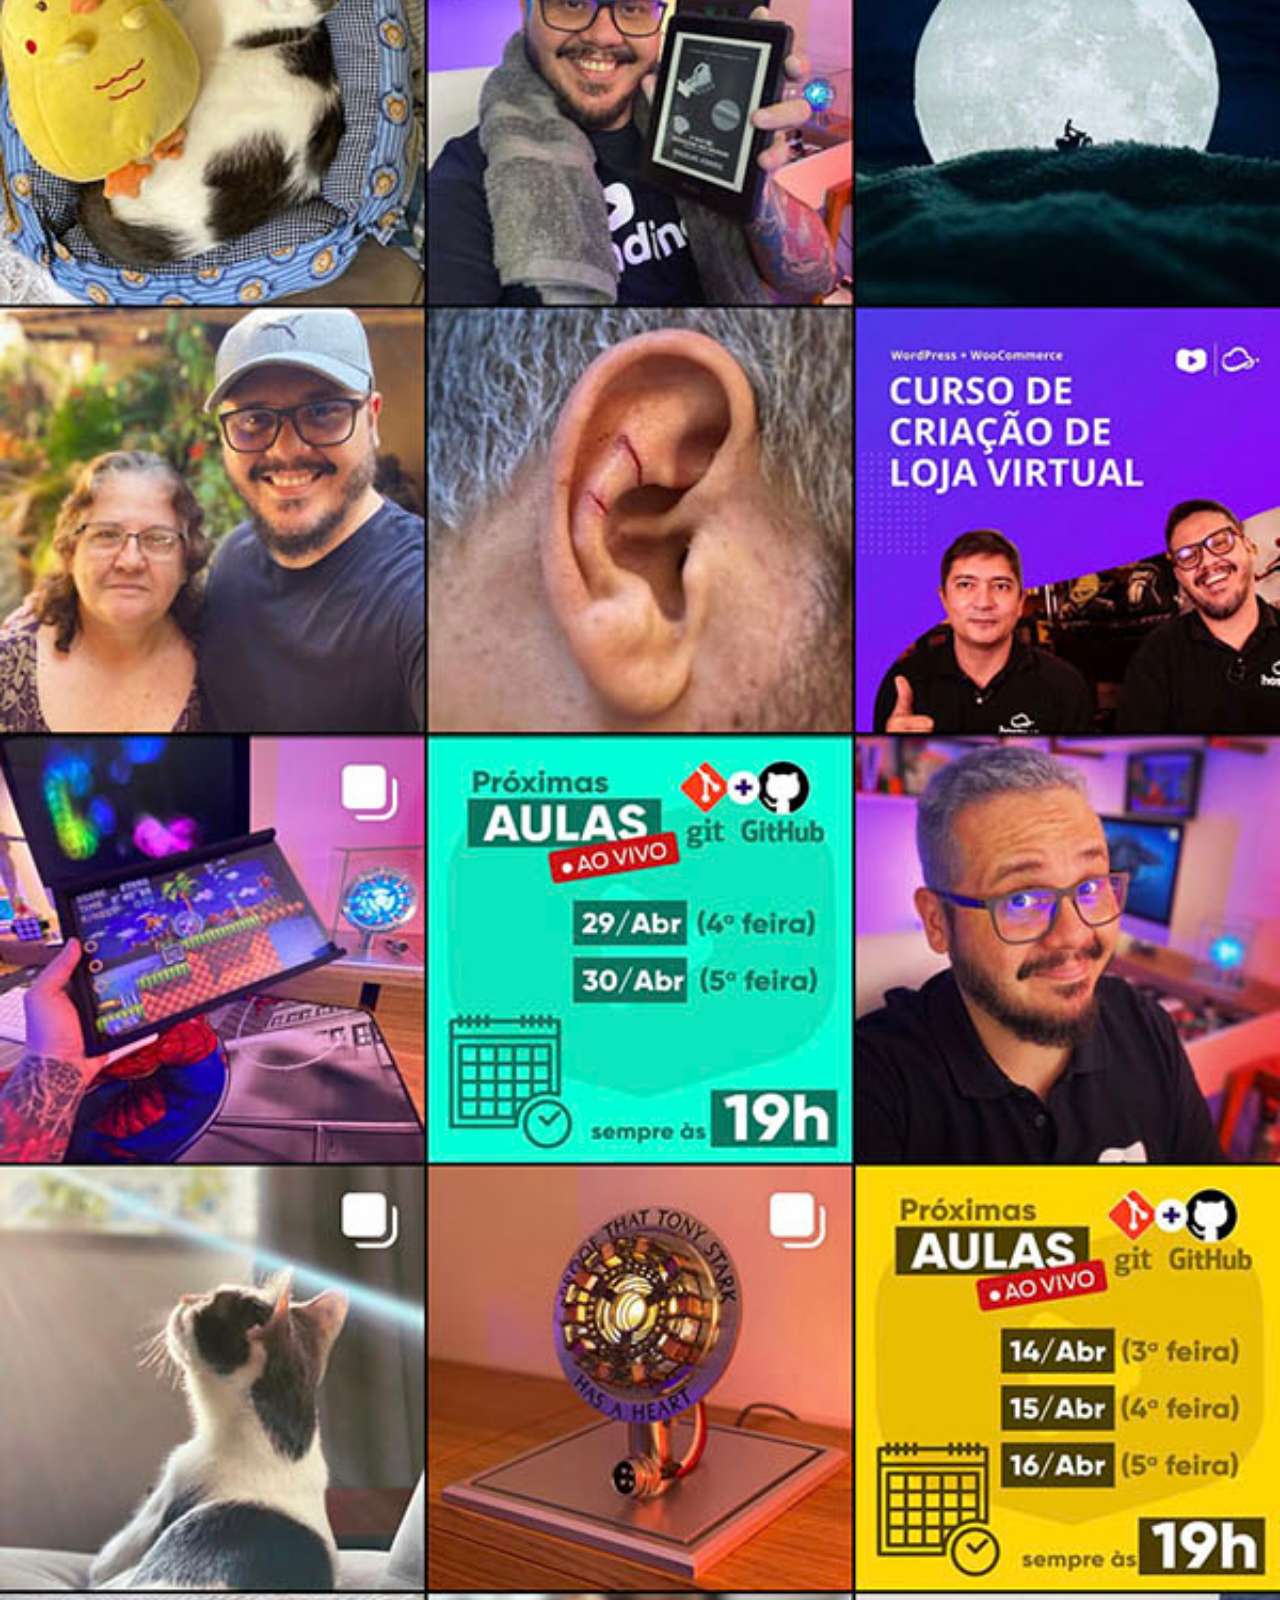
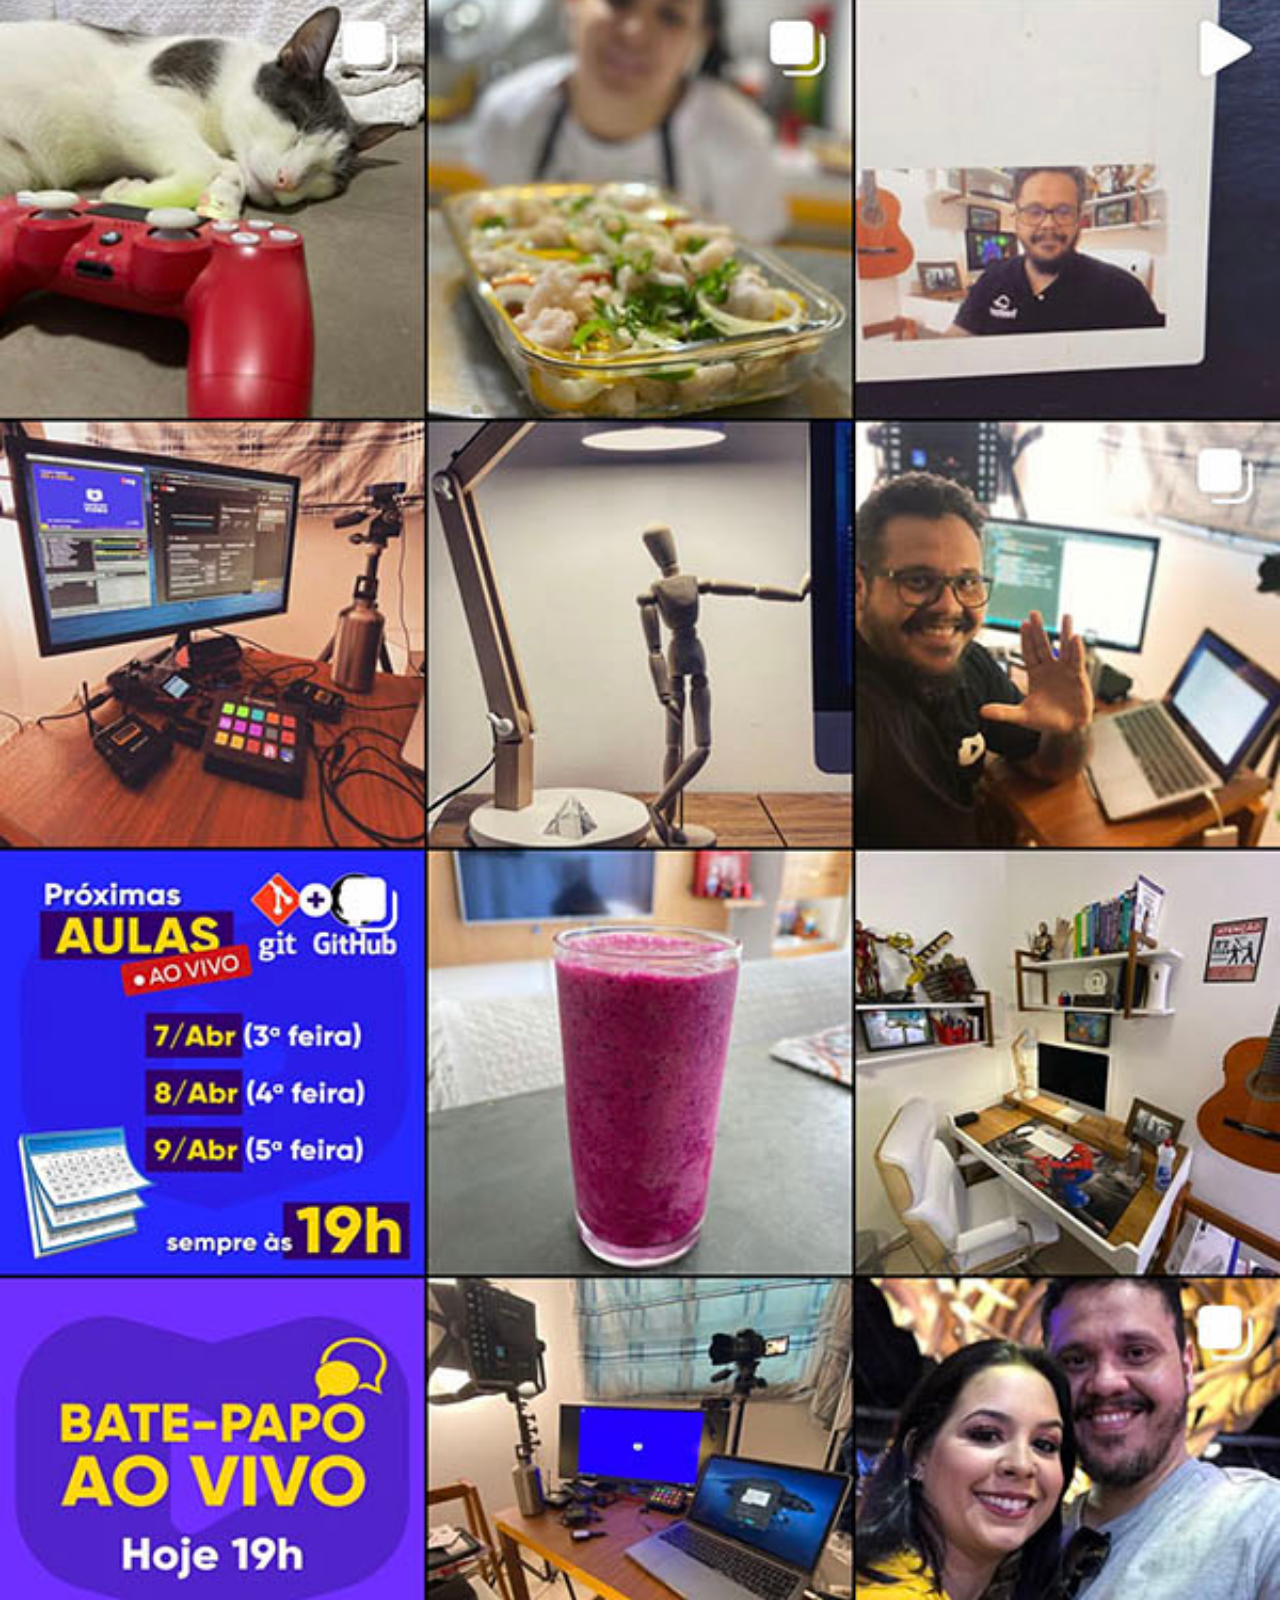
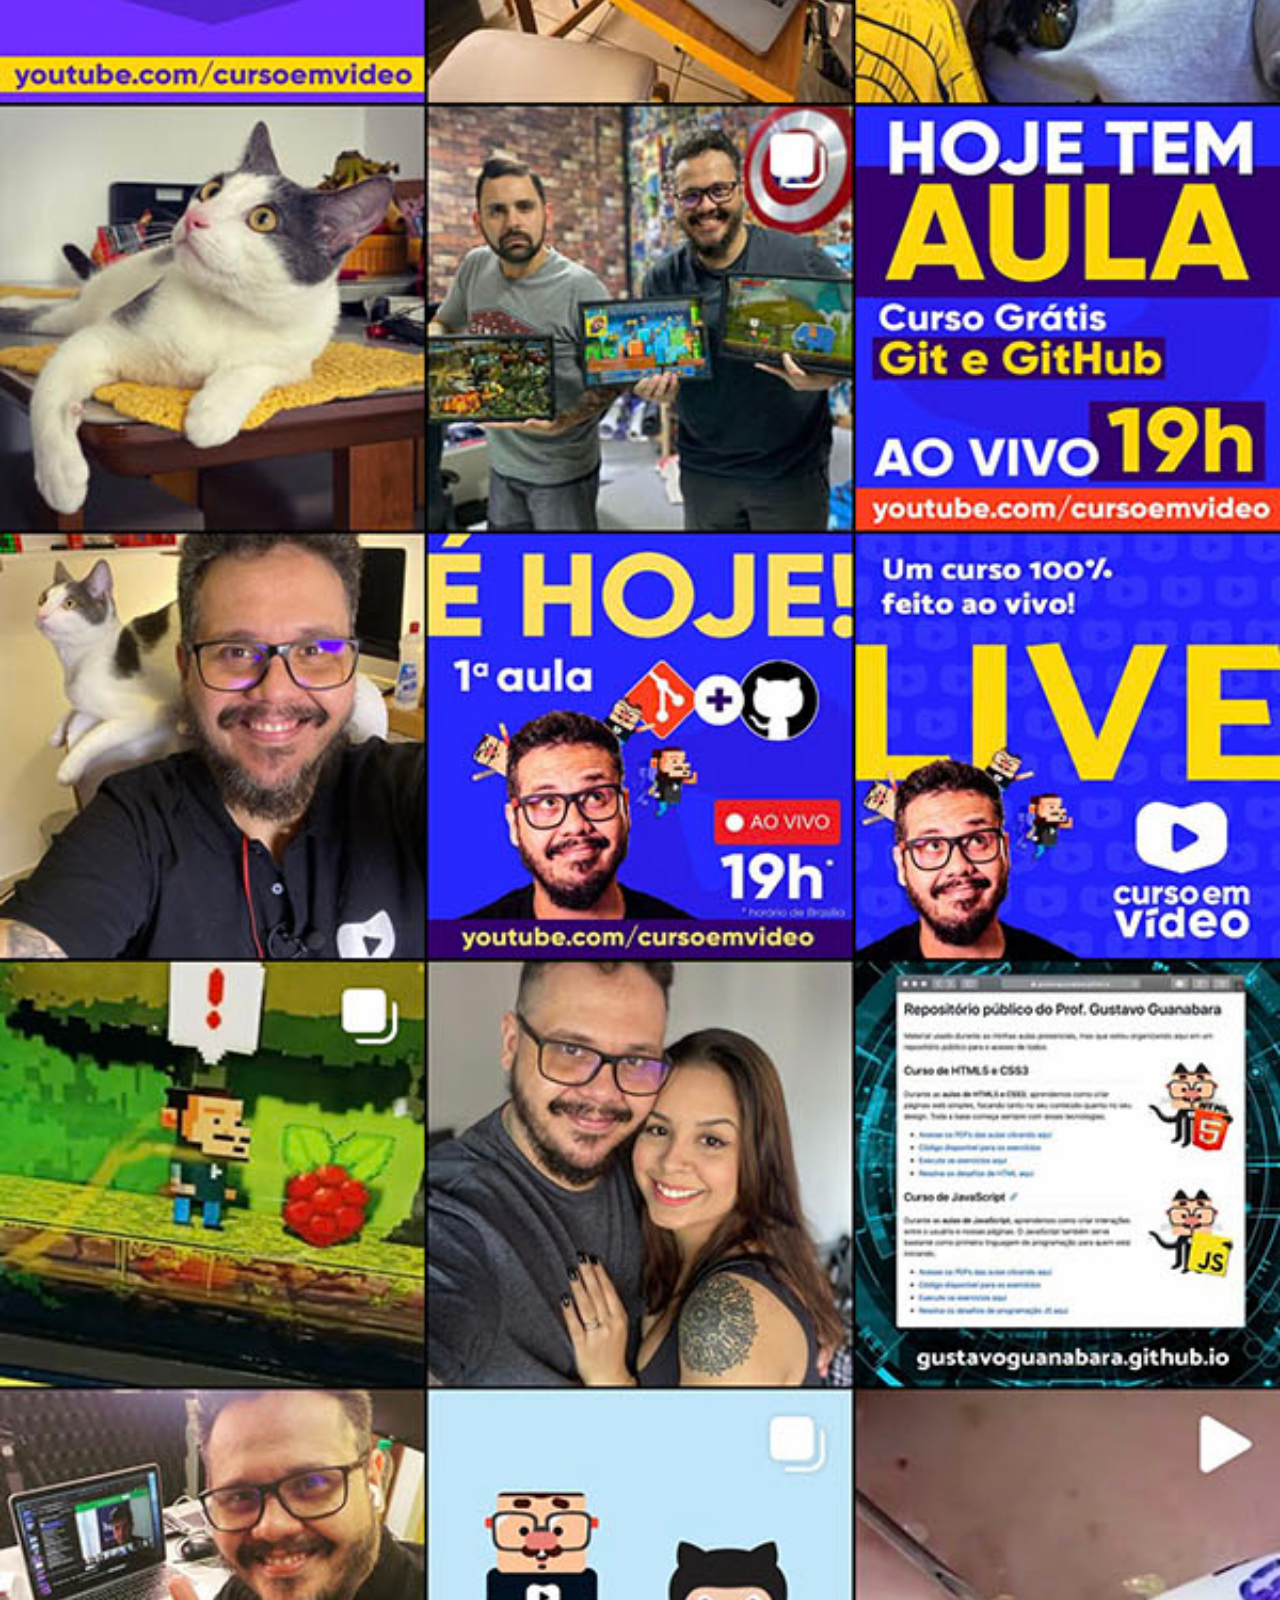
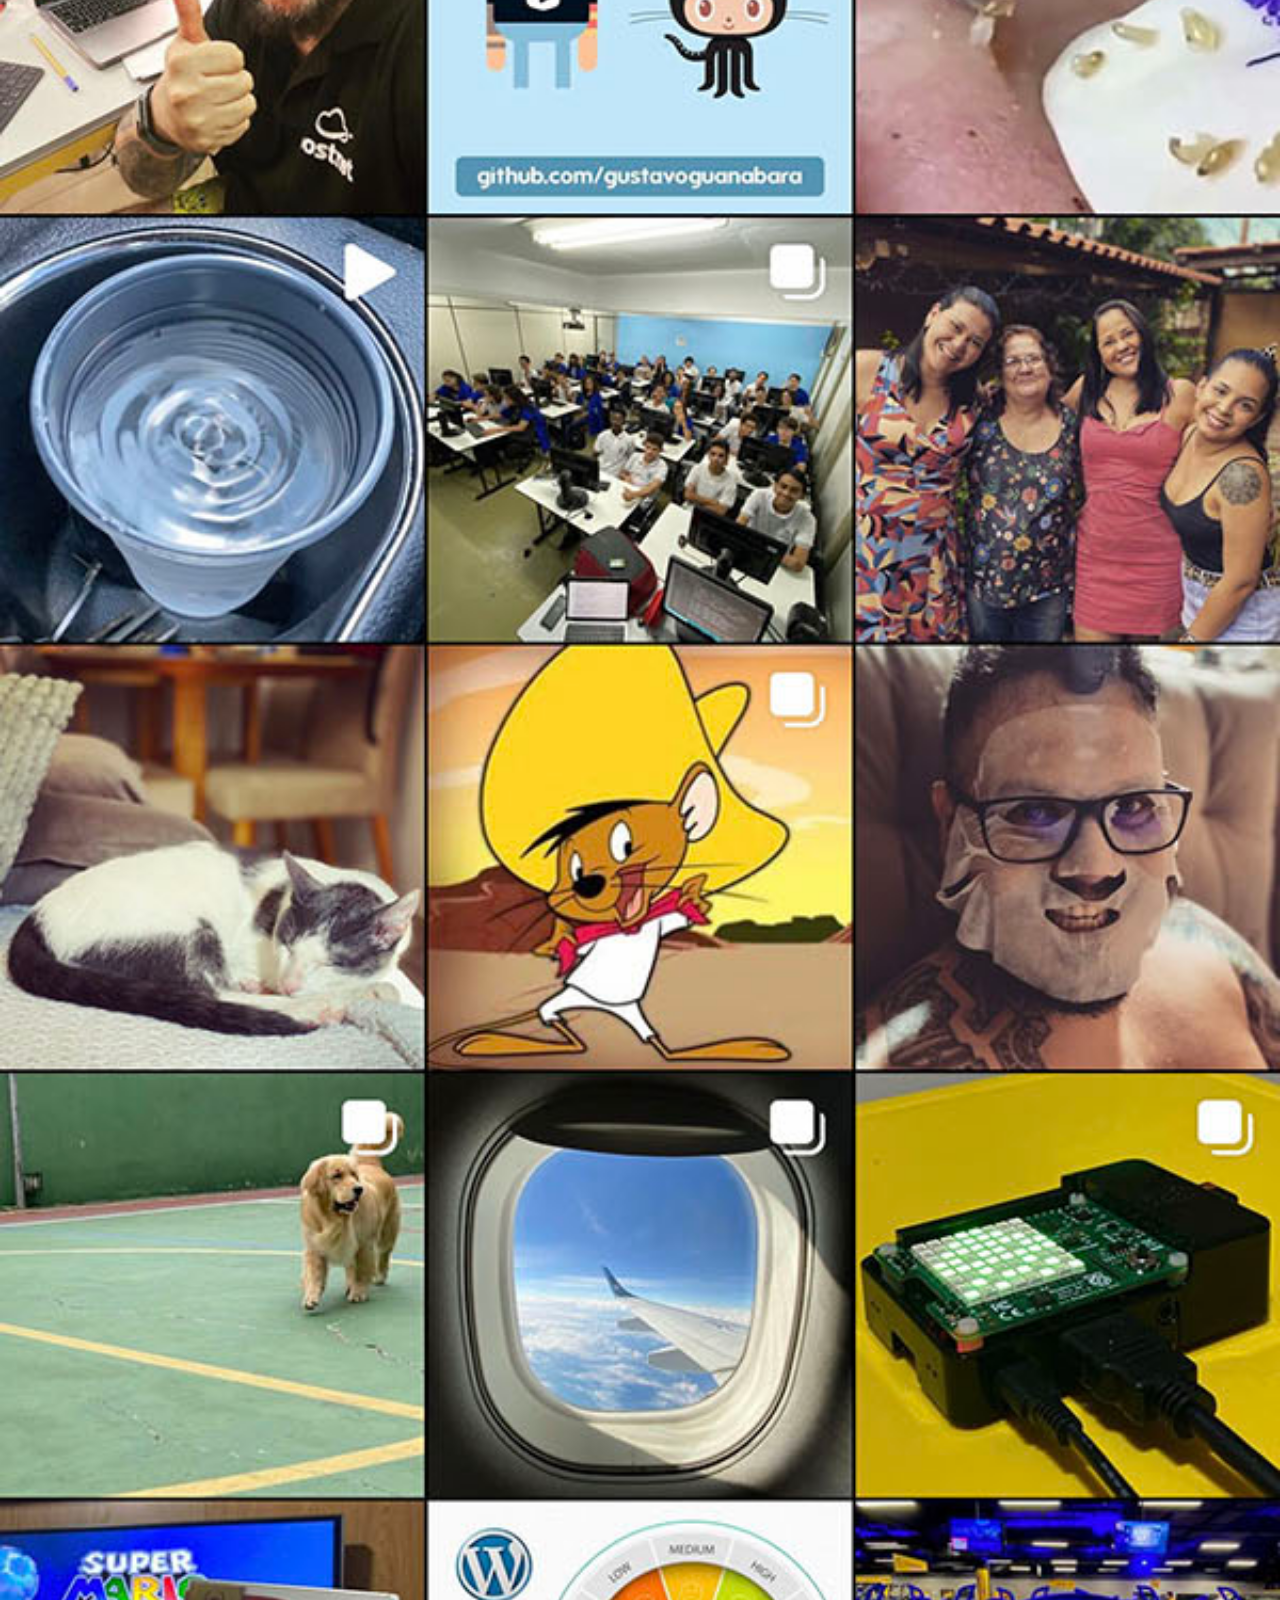
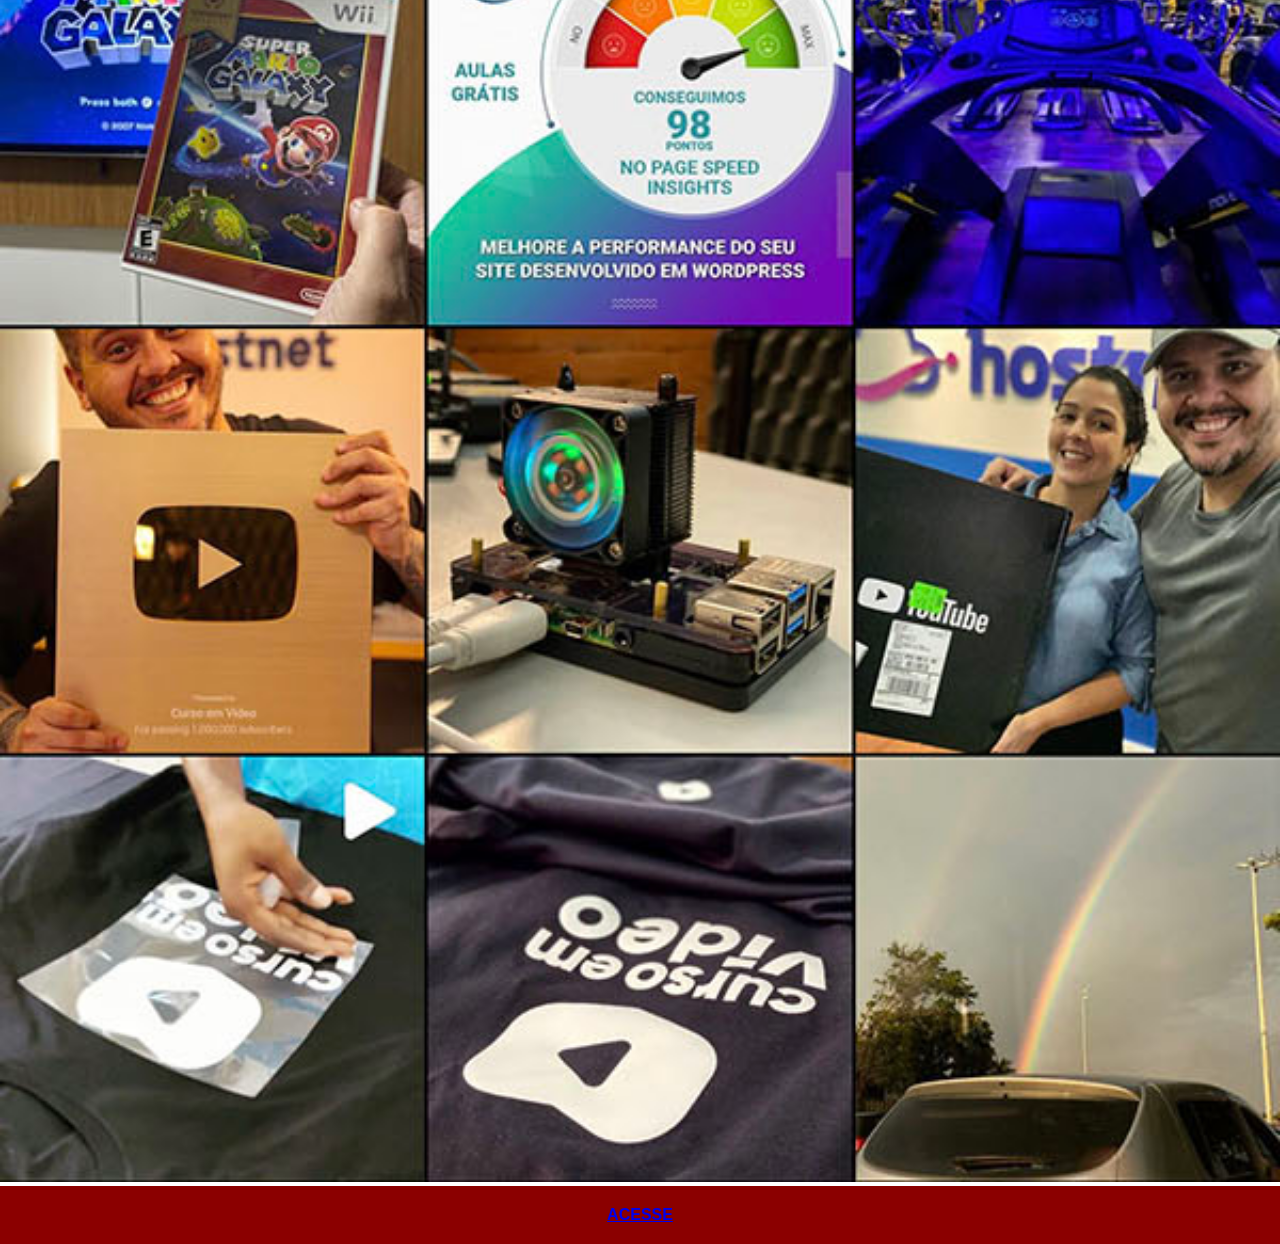
<file: instragram.html>
<!DOCTYPE html>
<html lang="pt-br">
<head>
  <meta charset="UTF-8">
  <meta name="viewport" content="width=device-width, initial-scale=1.0">
  <title>Youtube</title>
  <style>
    
  </style>
  <link rel="stylesheet" href="styles/social.css">
</head>
<body>
  <img src="imagens/tela-instagram.jpg" alt="Imagem do youtube"> <a href="https://www.instagram.com/" target="_blank">ACESSE</a>
</body>
</html>
</file>
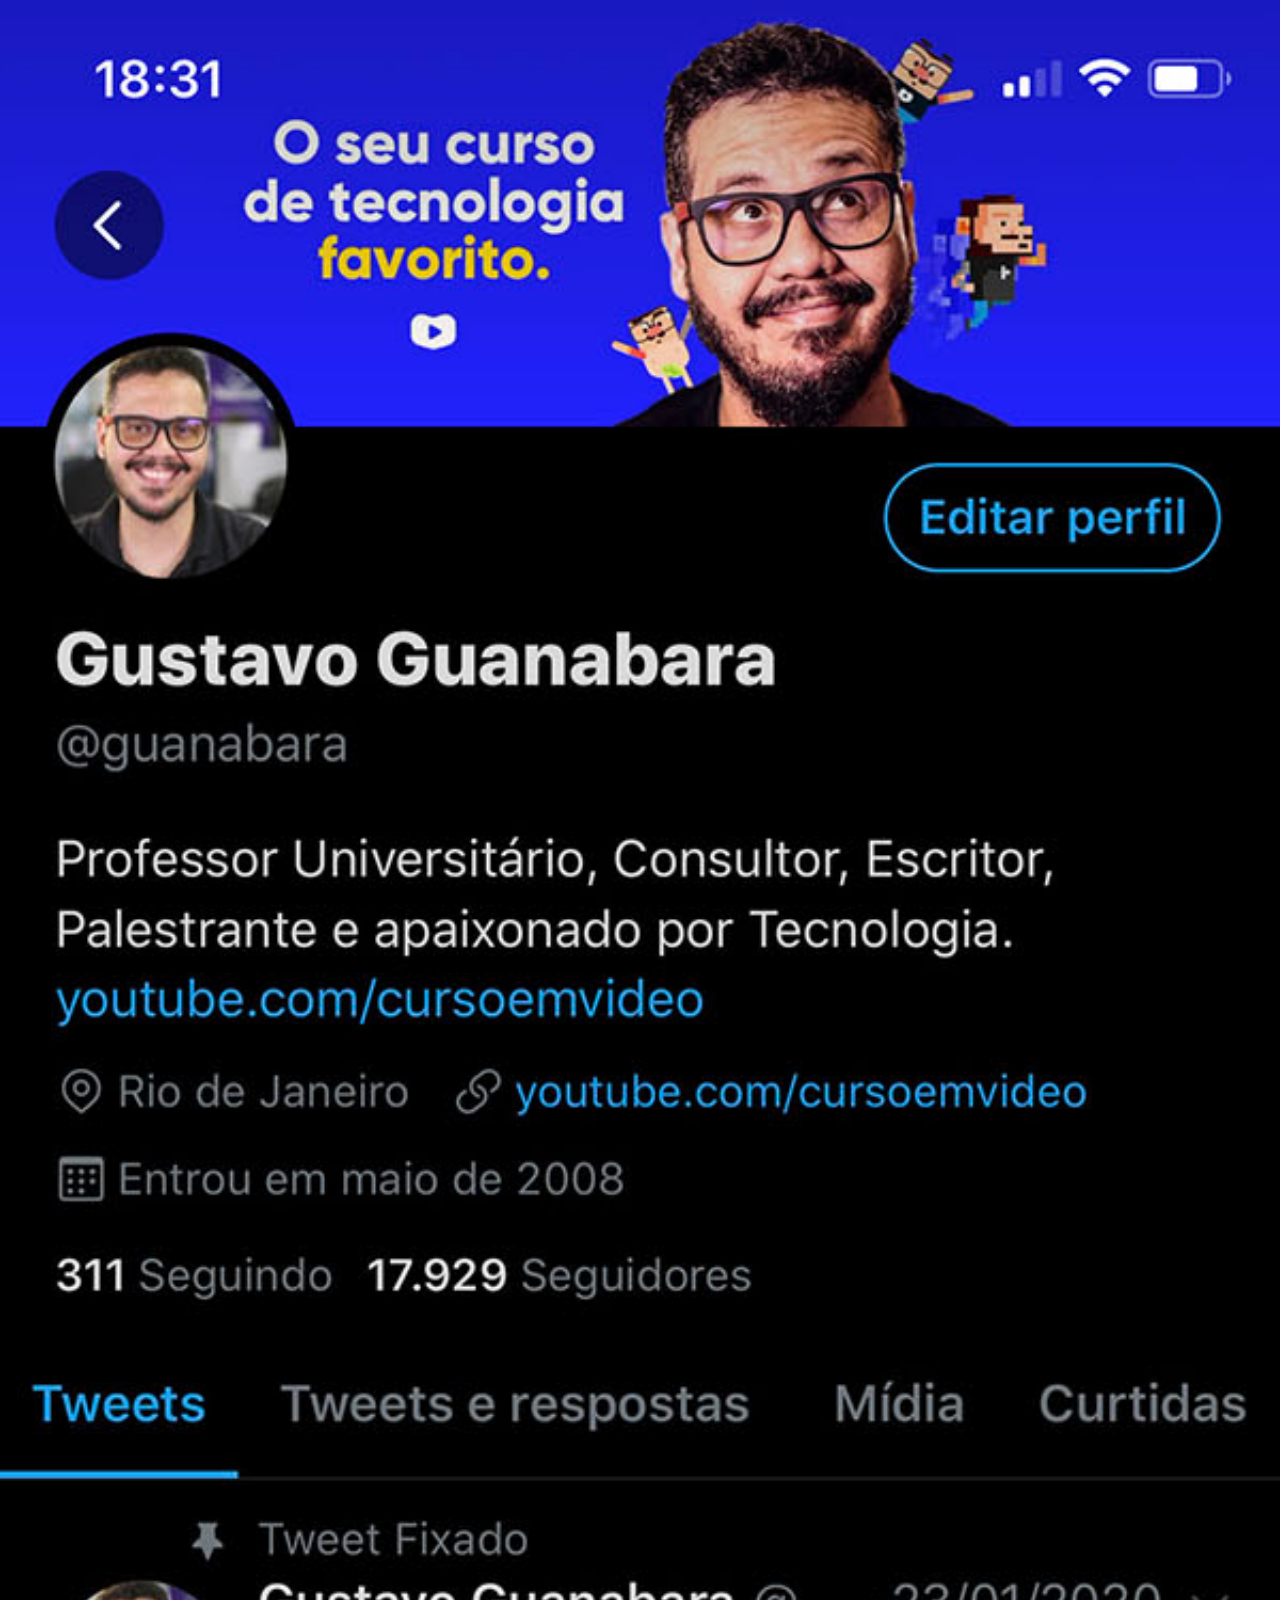
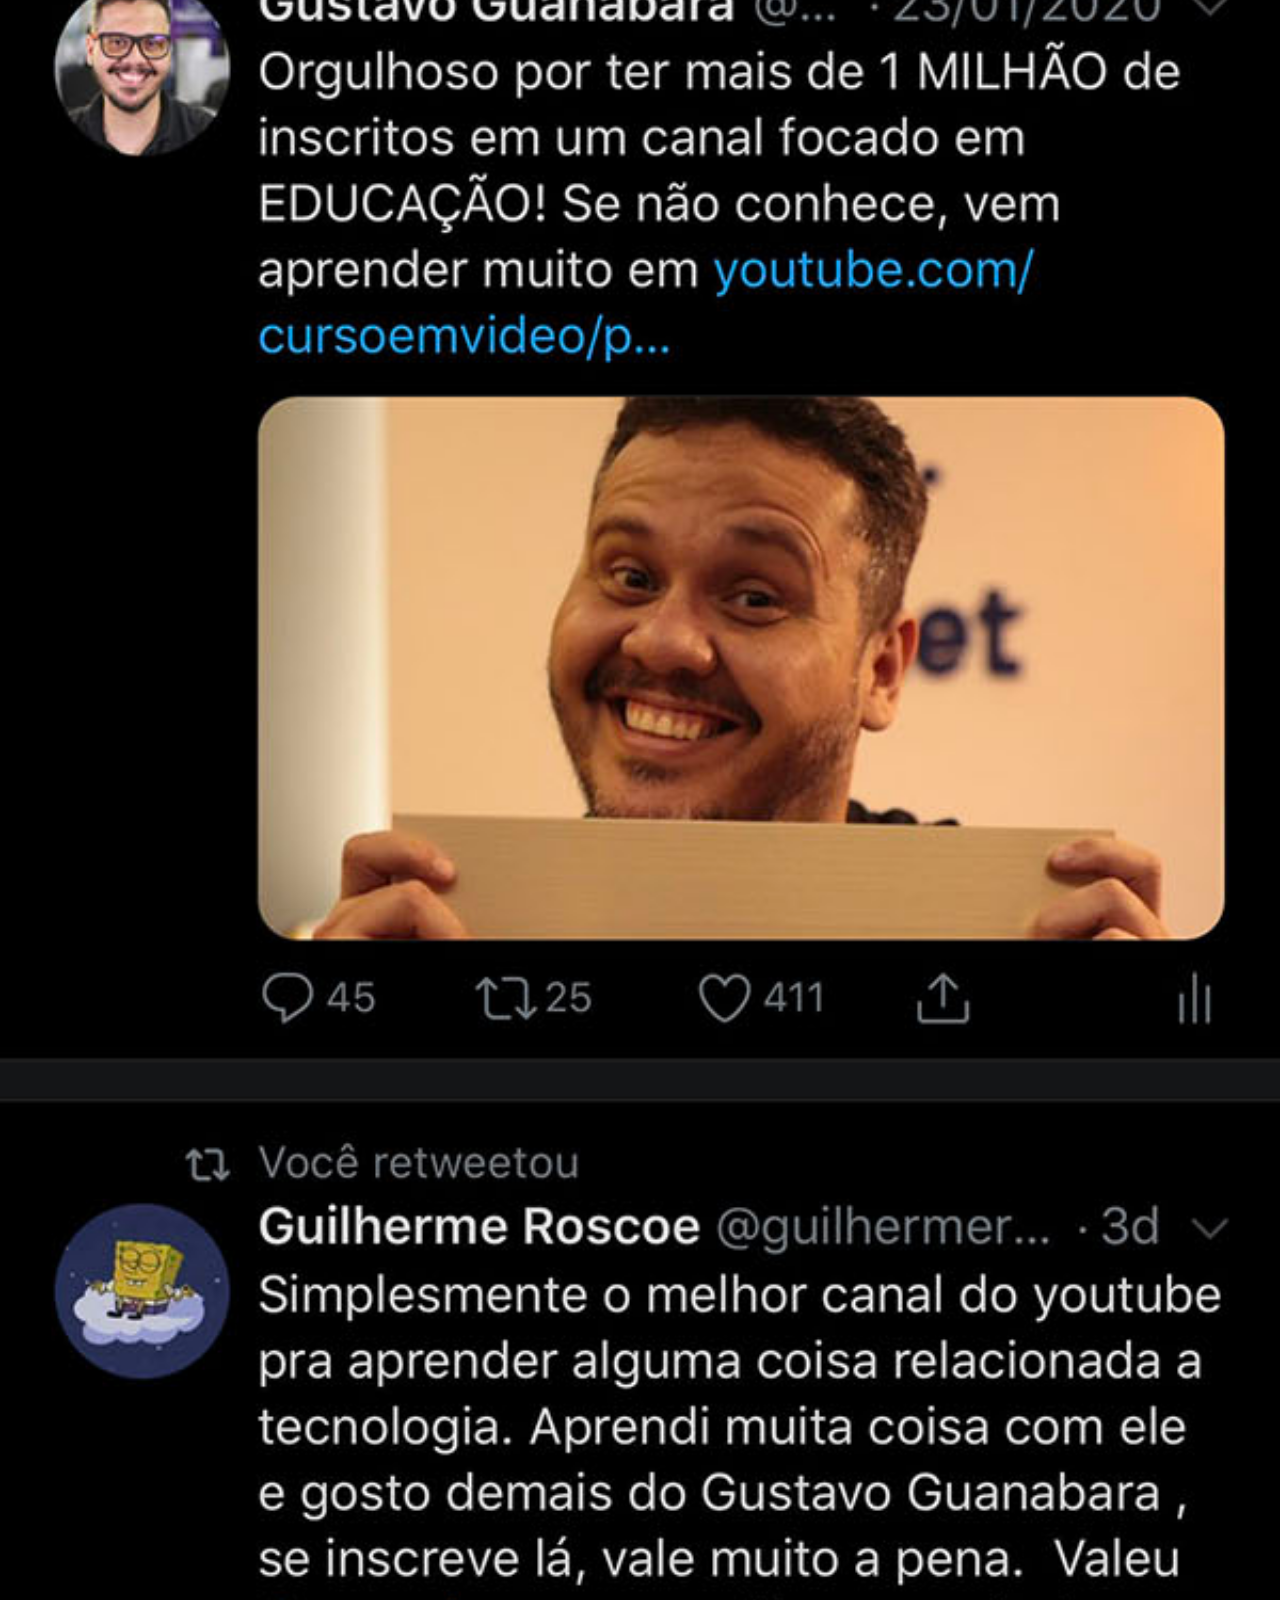
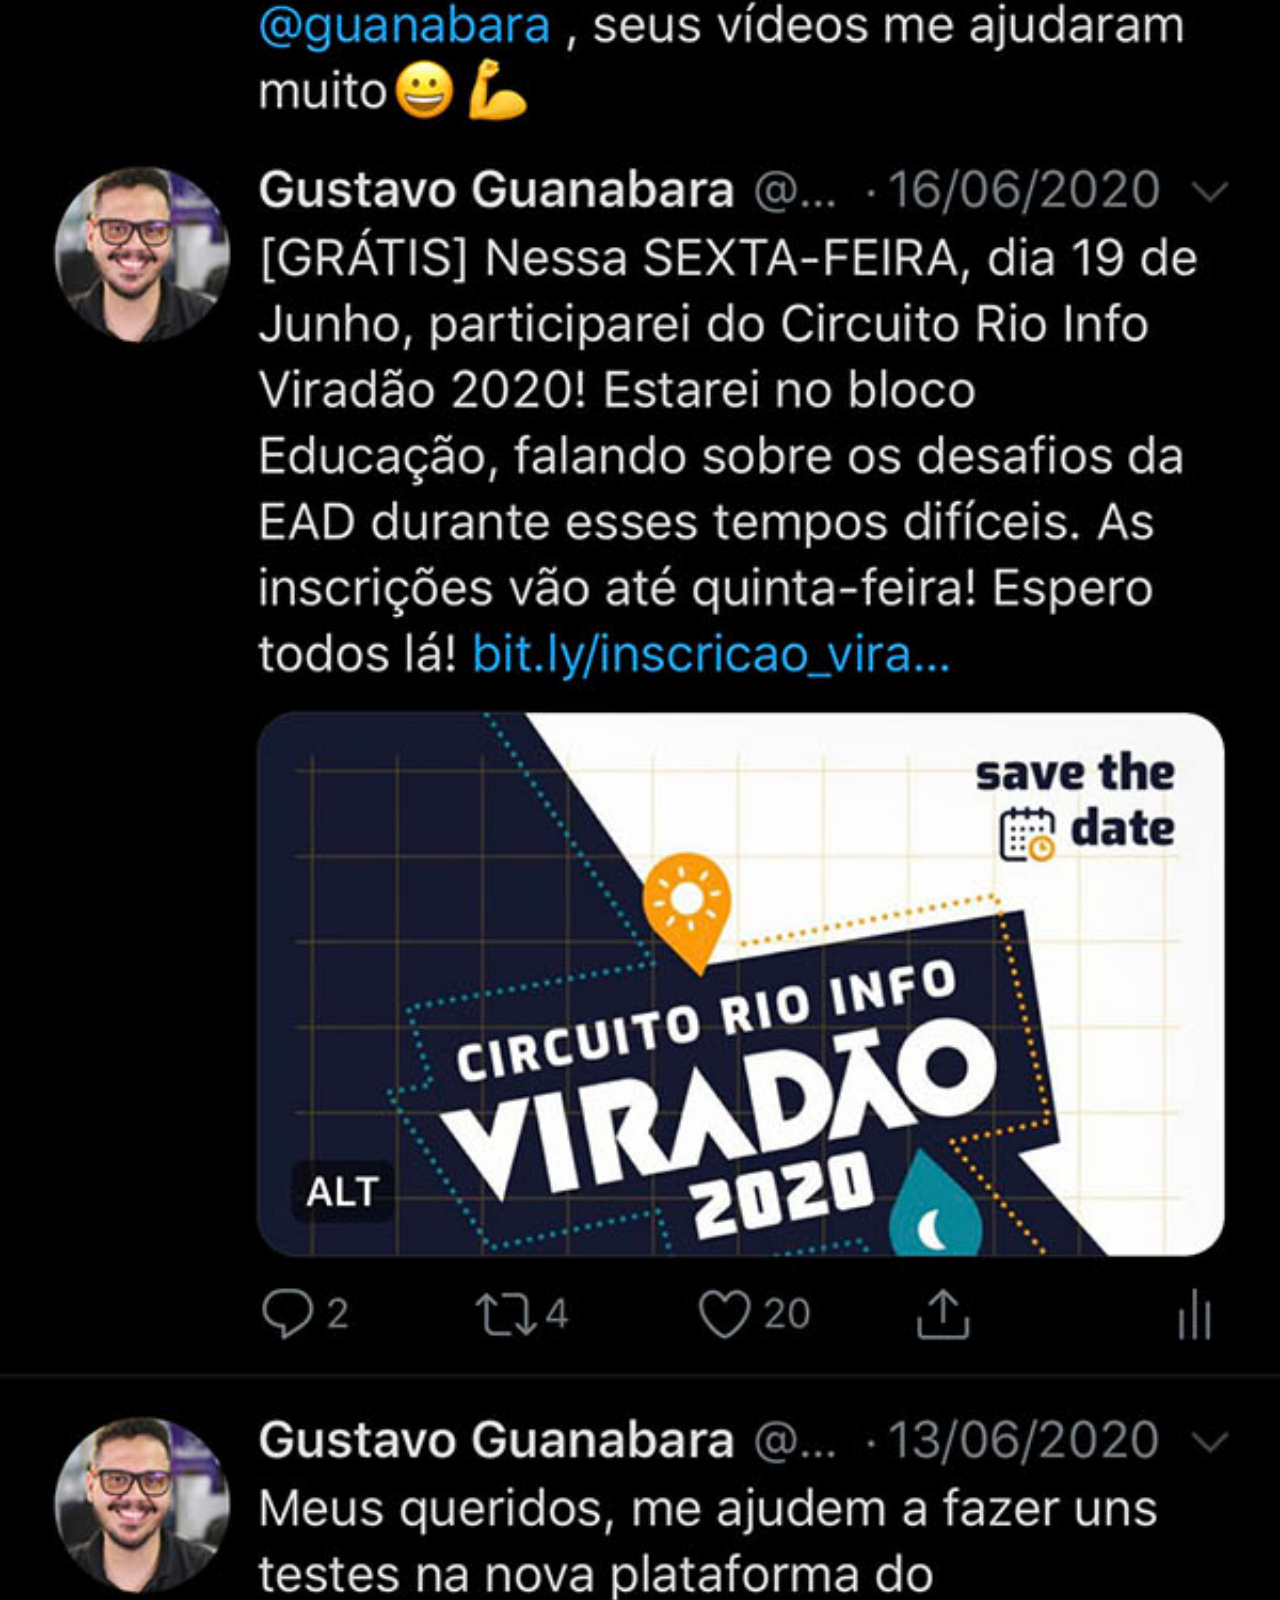
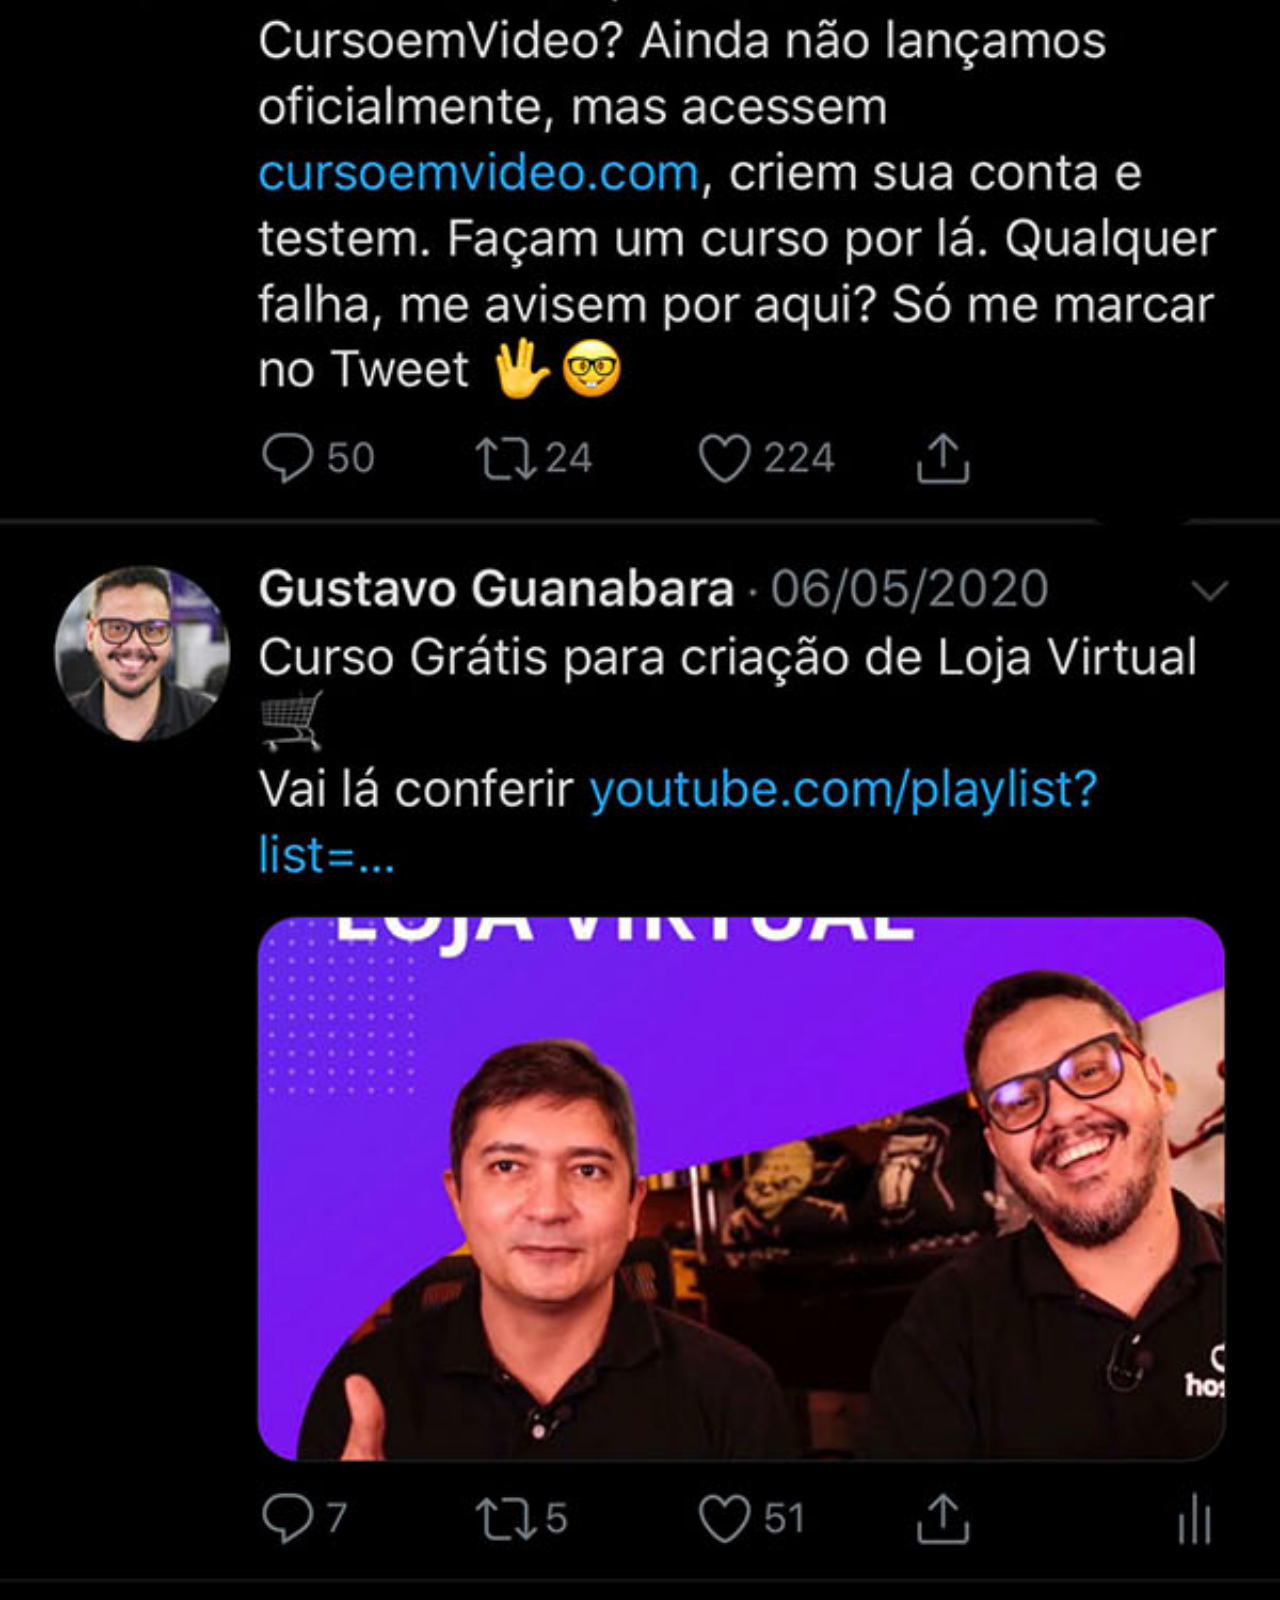
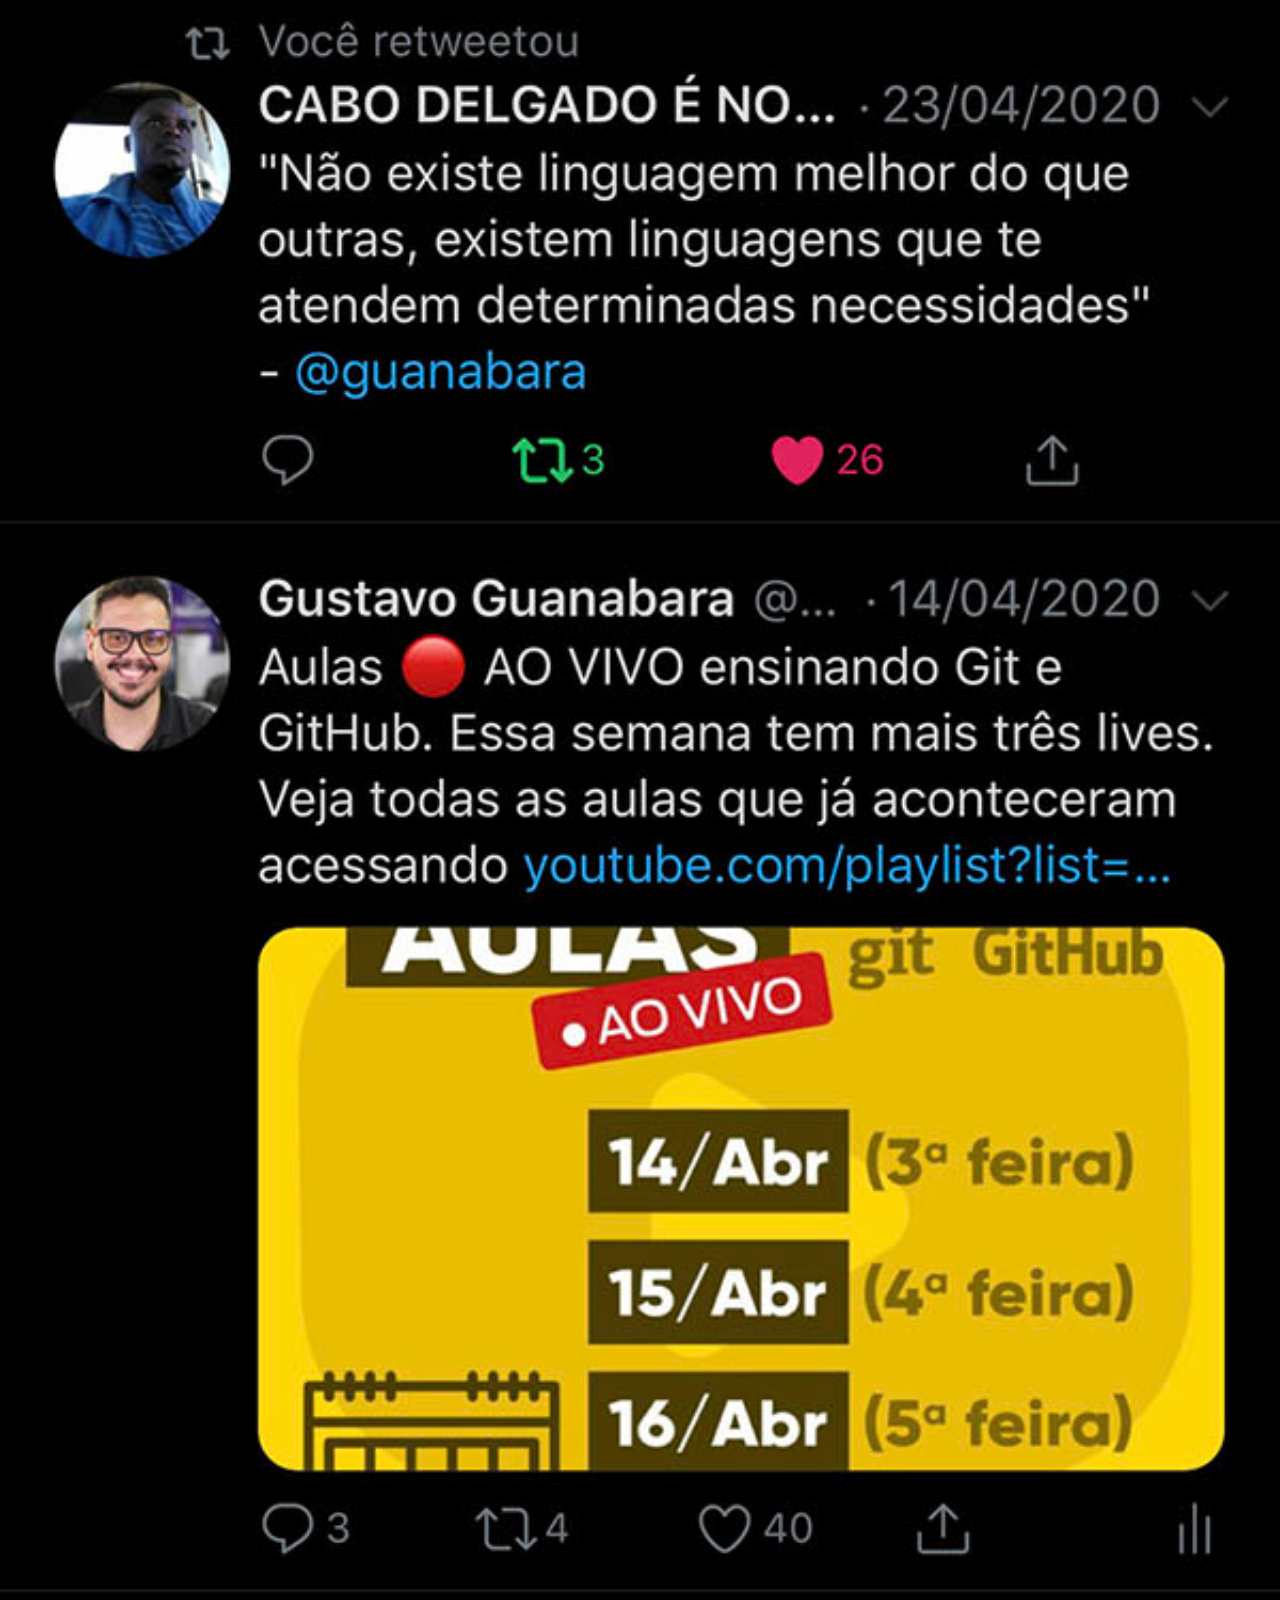
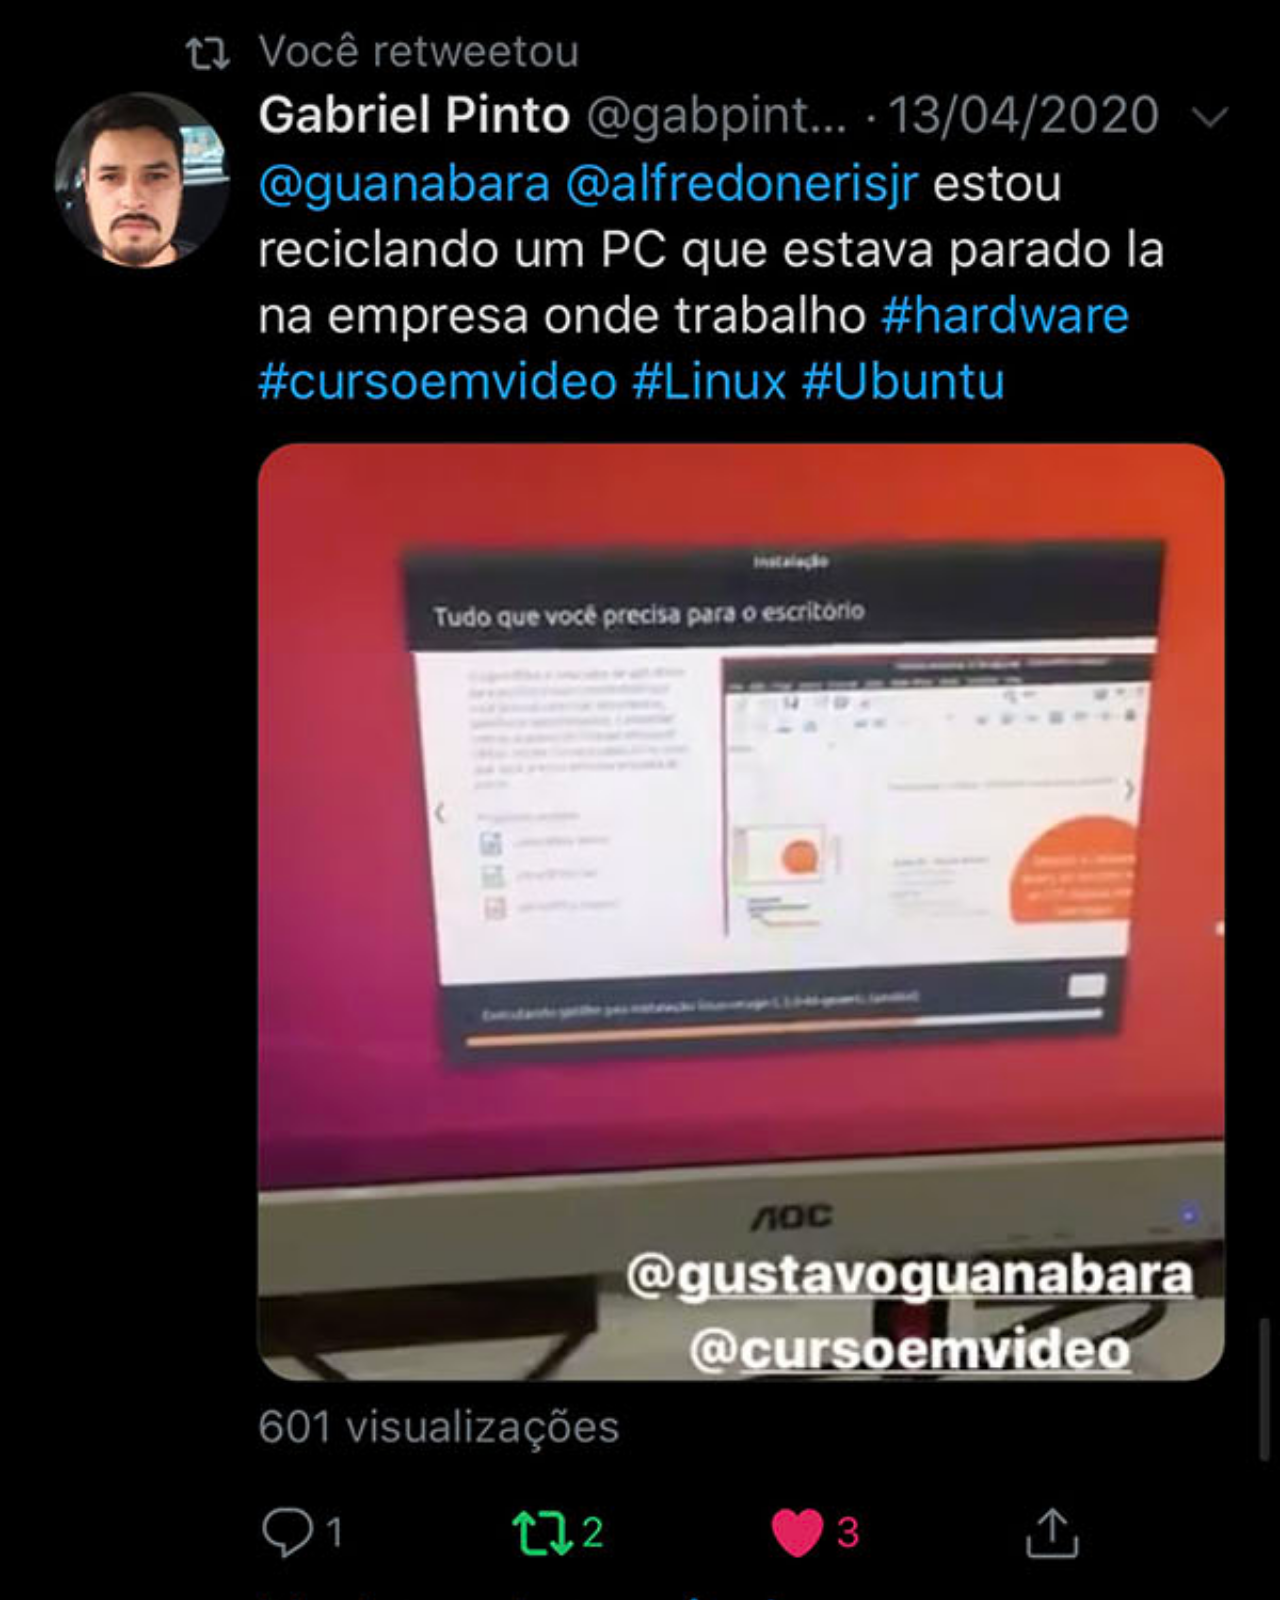
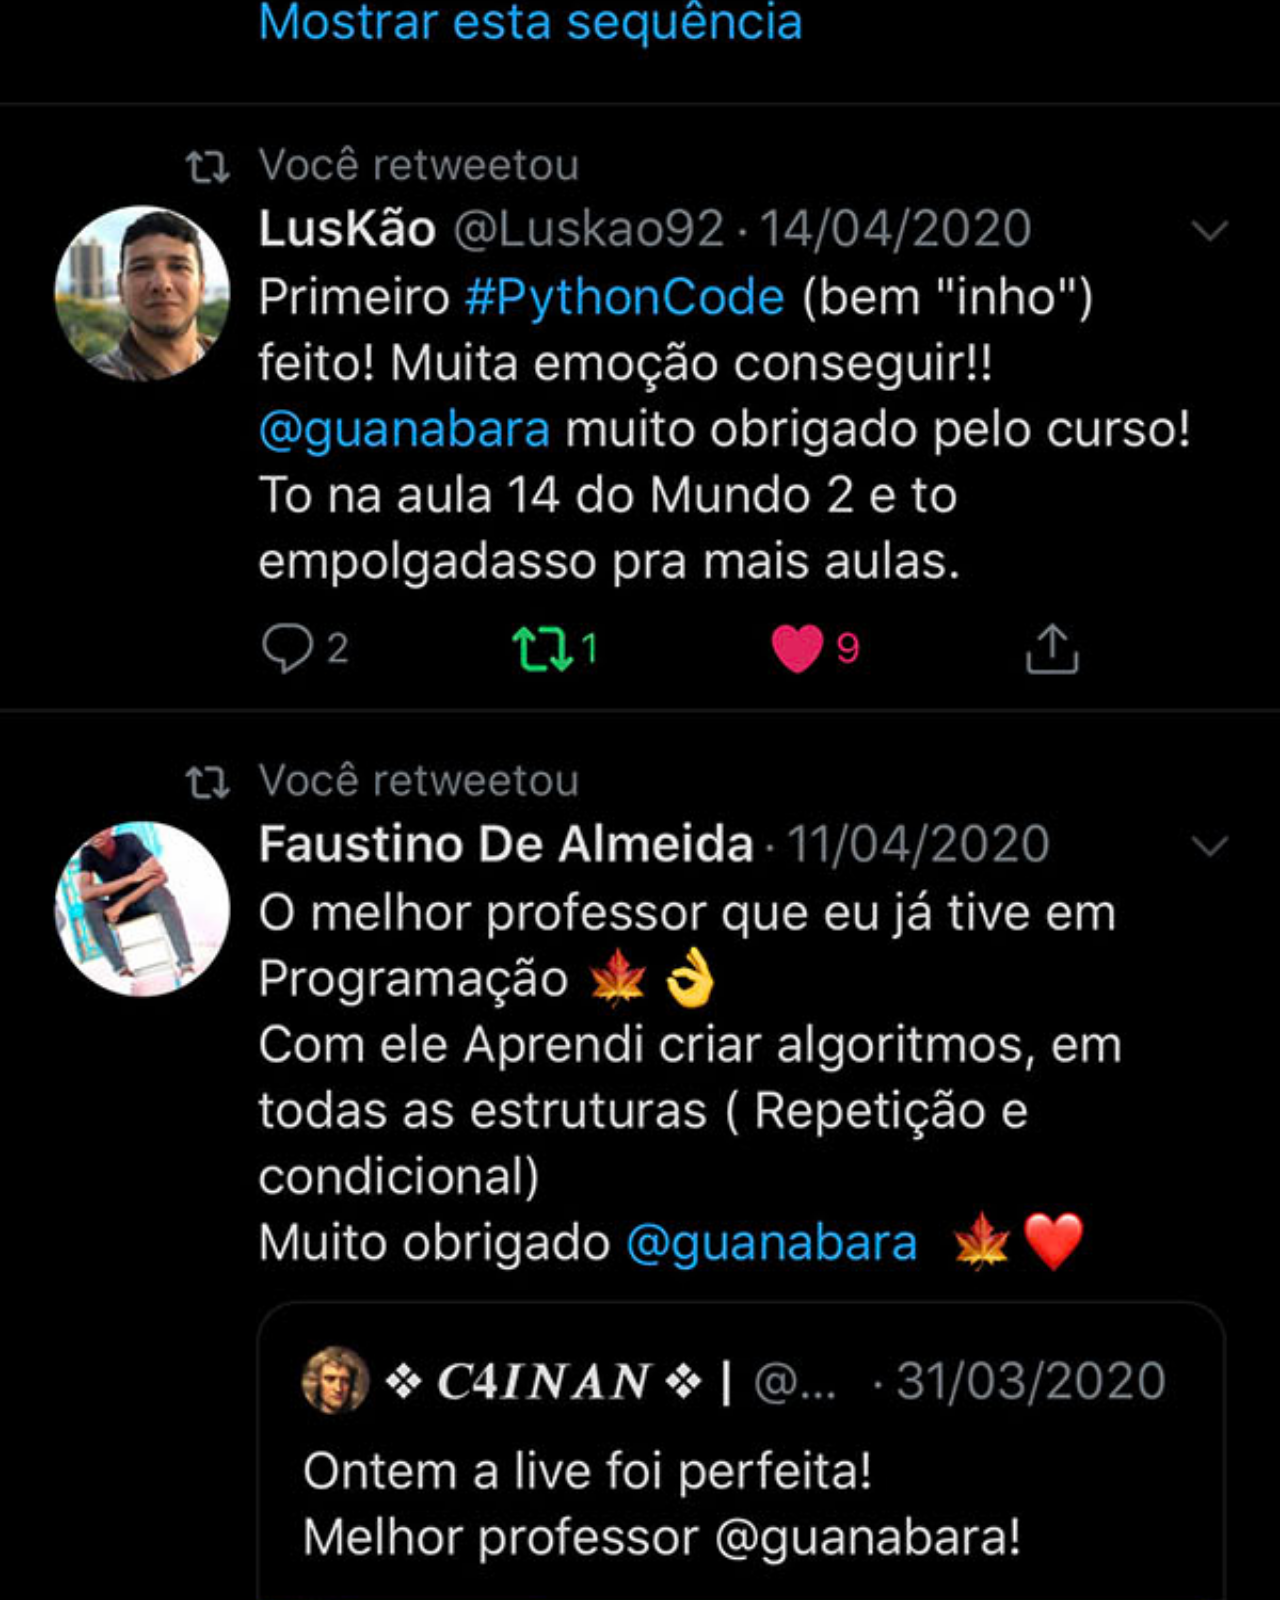
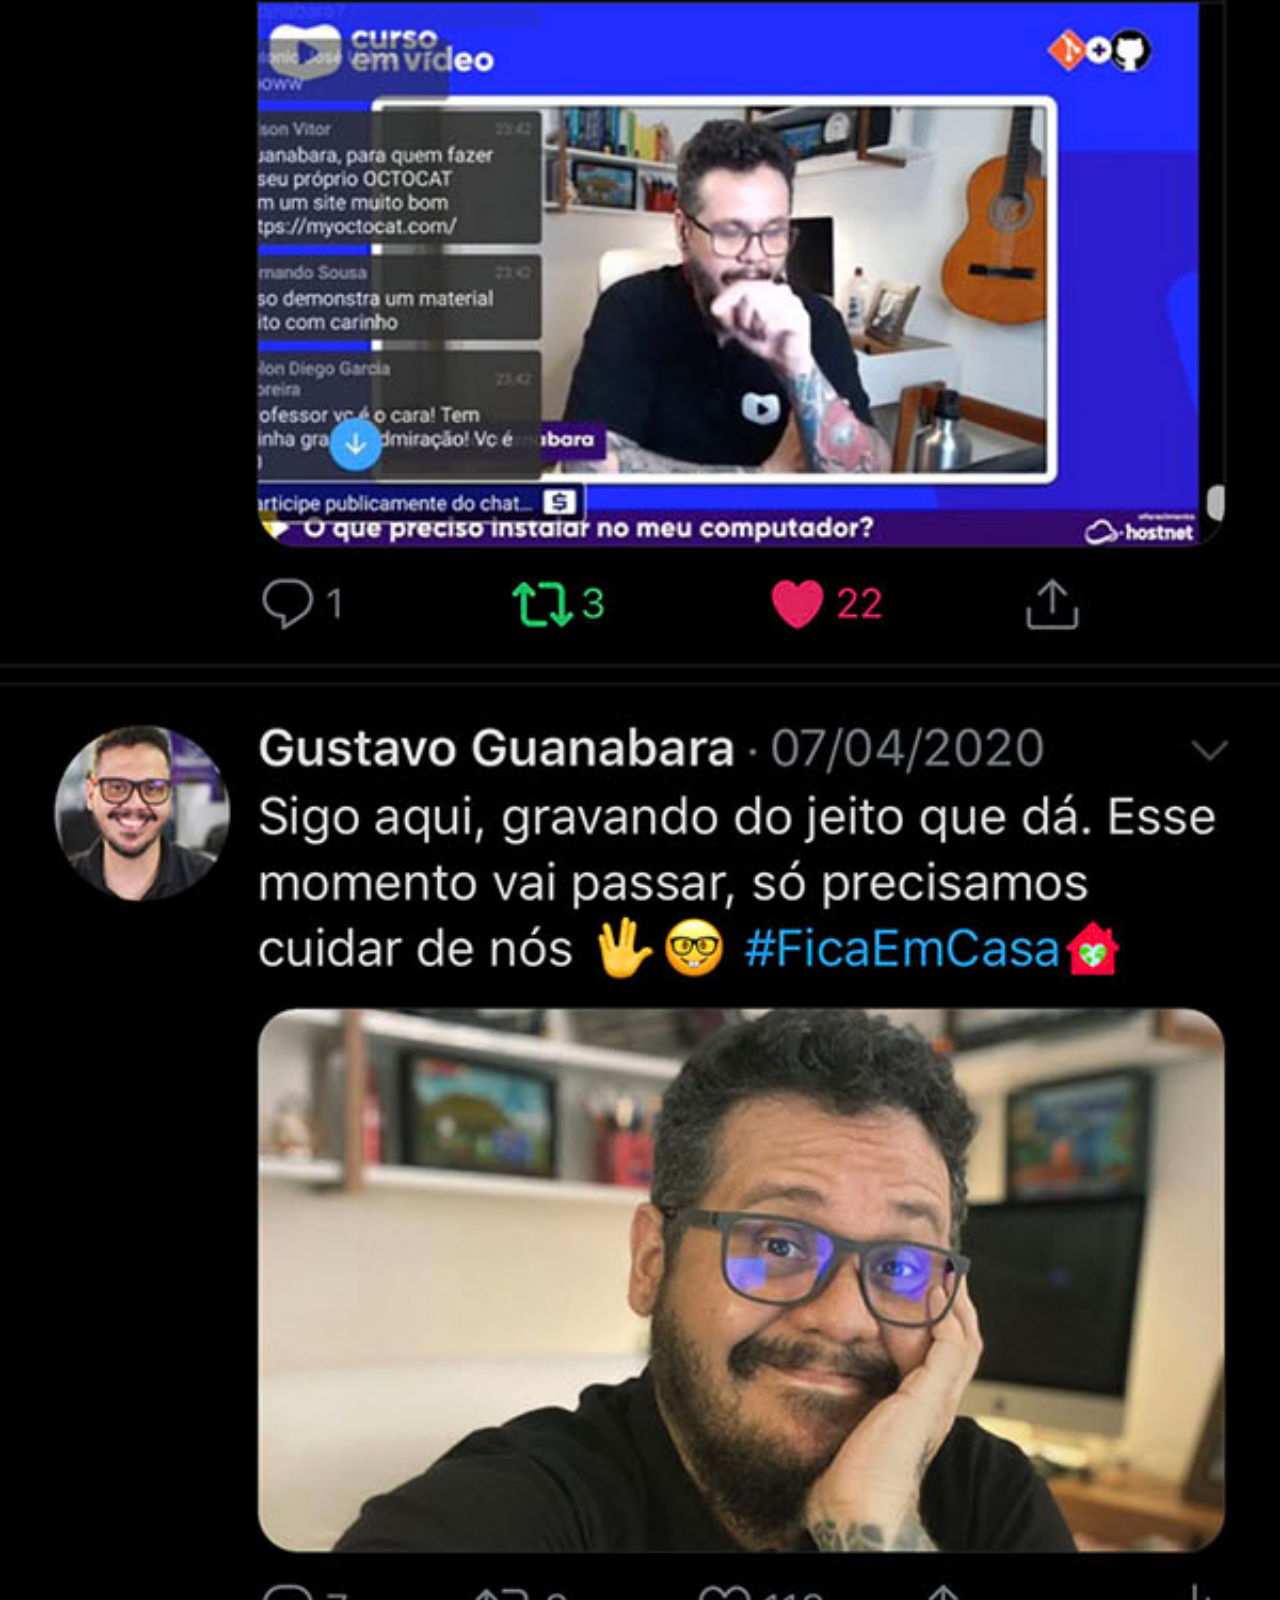
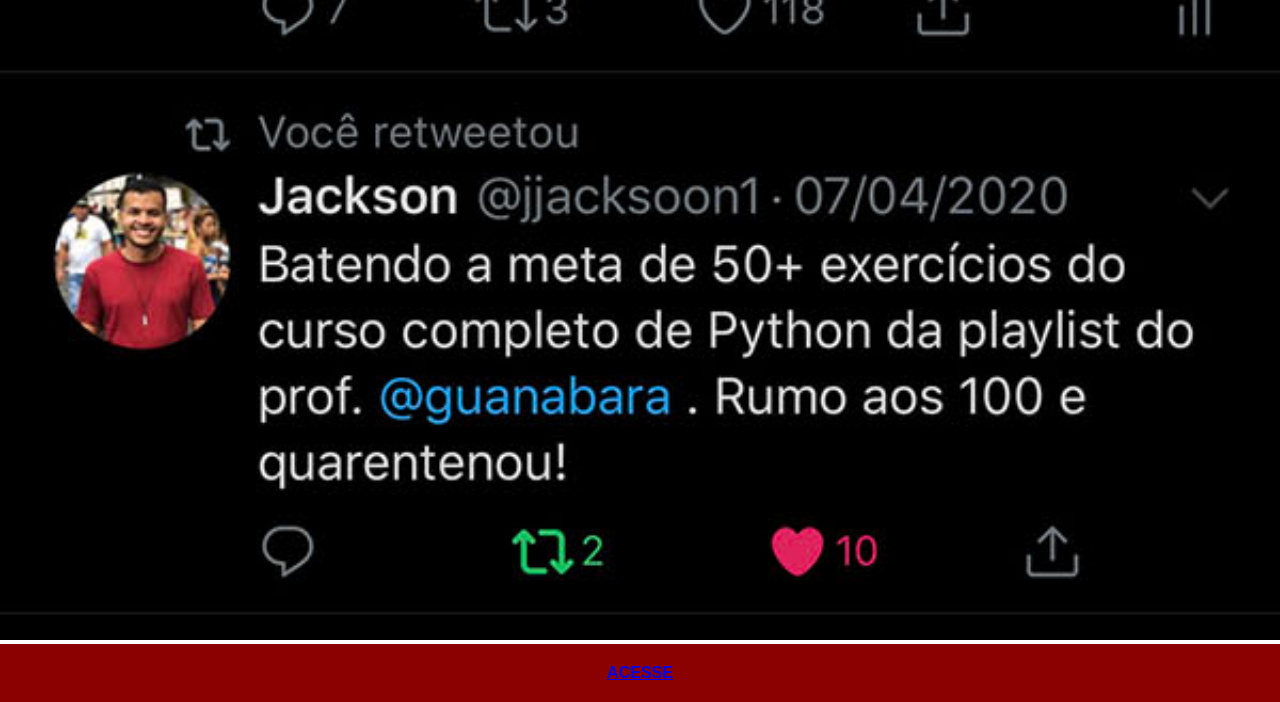
<file: twitter.html>
<!DOCTYPE html>
<html lang="pt-br">
<head>
  <meta charset="UTF-8">
  <meta name="viewport" content="width=device-width, initial-scale=1.0">
  <title>Youtube</title>
  <style>
    
  </style>
  <link rel="stylesheet" href="styles/social.css">
</head>
<body>
  <img src="imagens/tela-twitter.jpg" alt="Imagem do youtube"> <a href="https://x.com/" target="_blank">ACESSE</a>
</body>
</html>
</file>
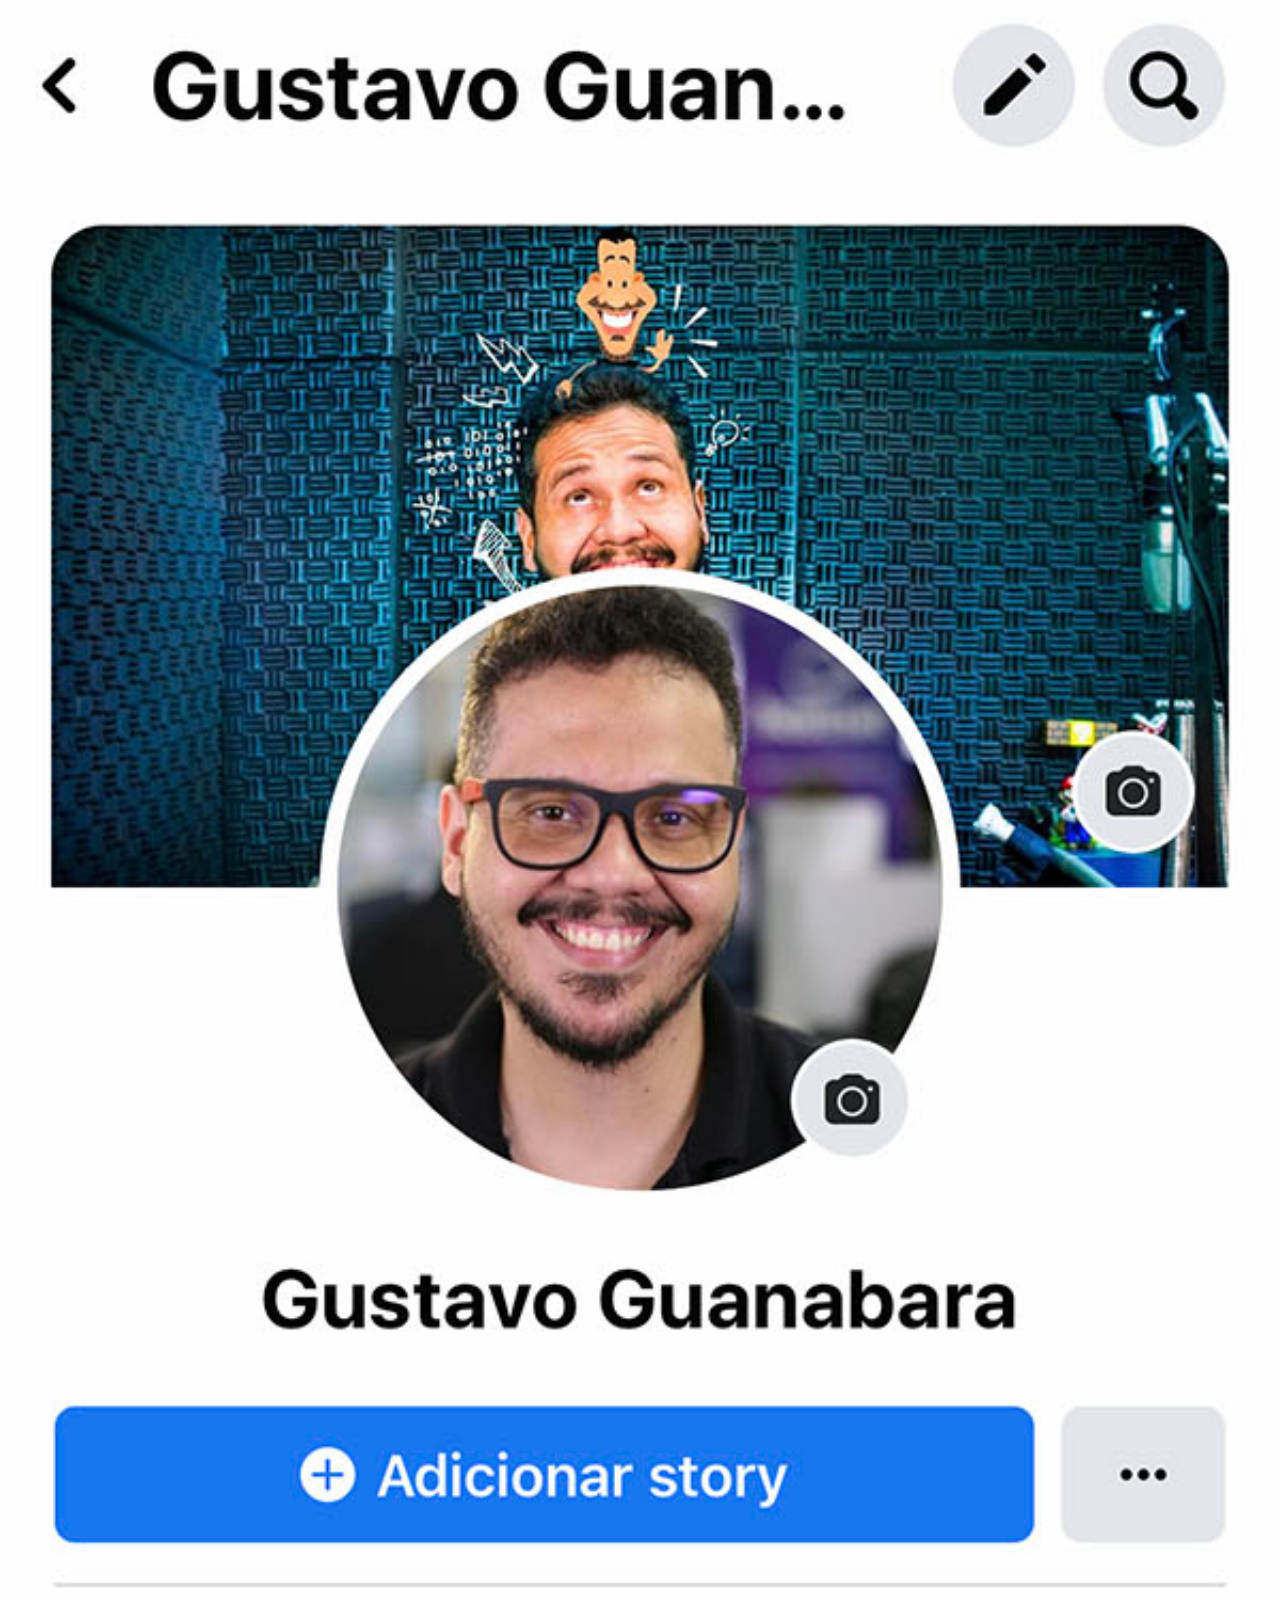
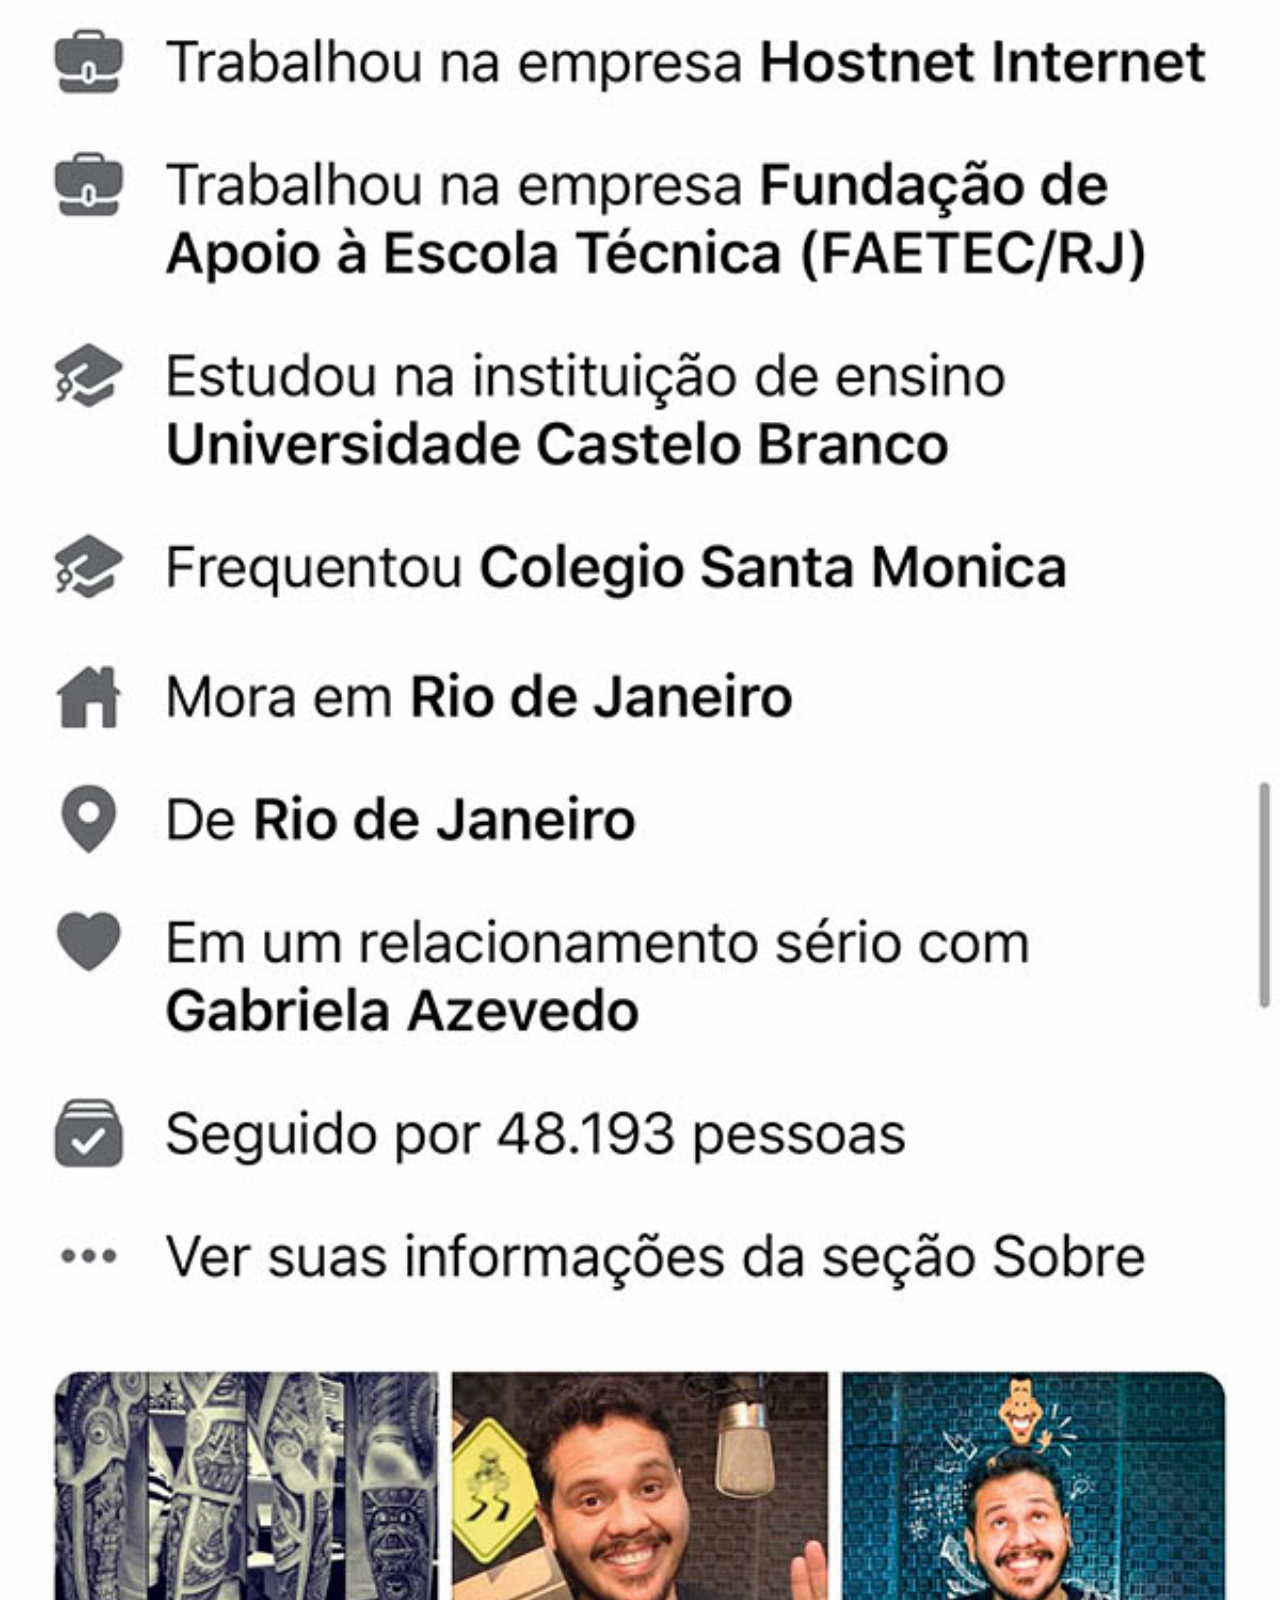
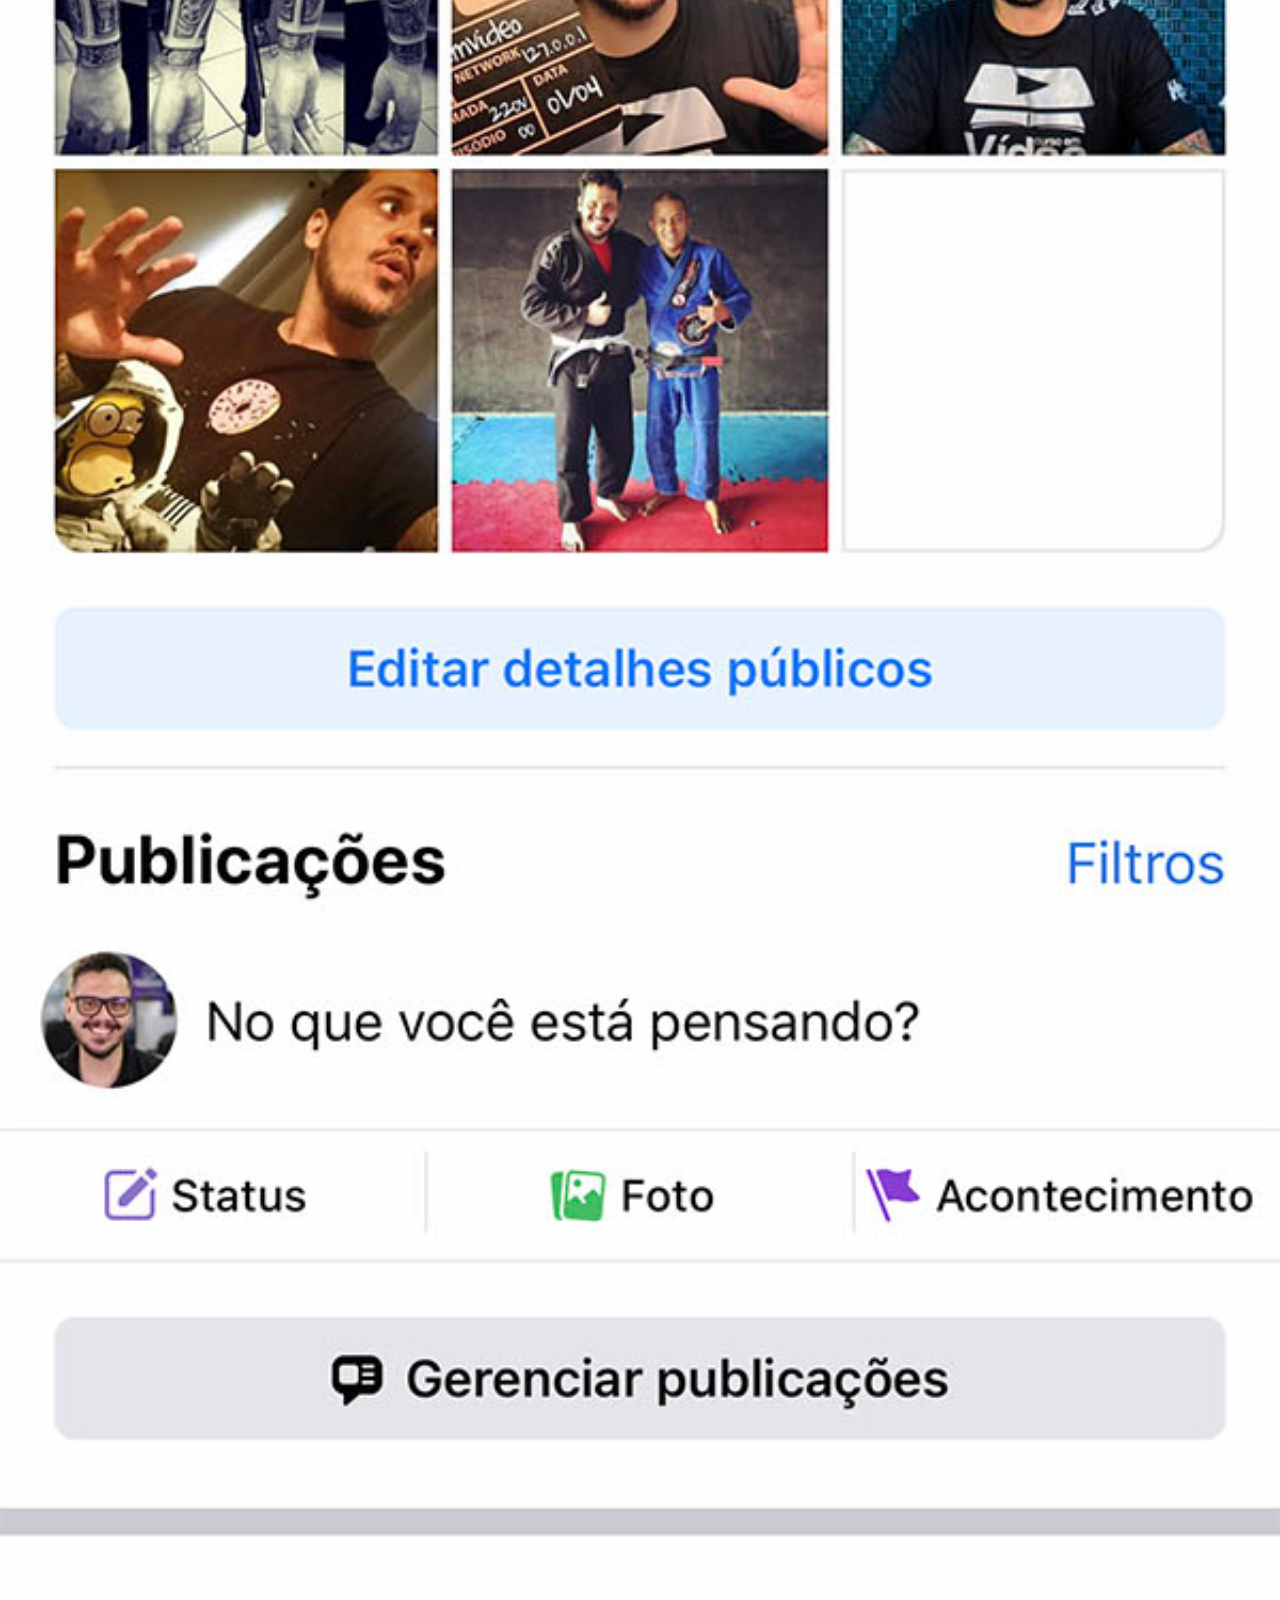
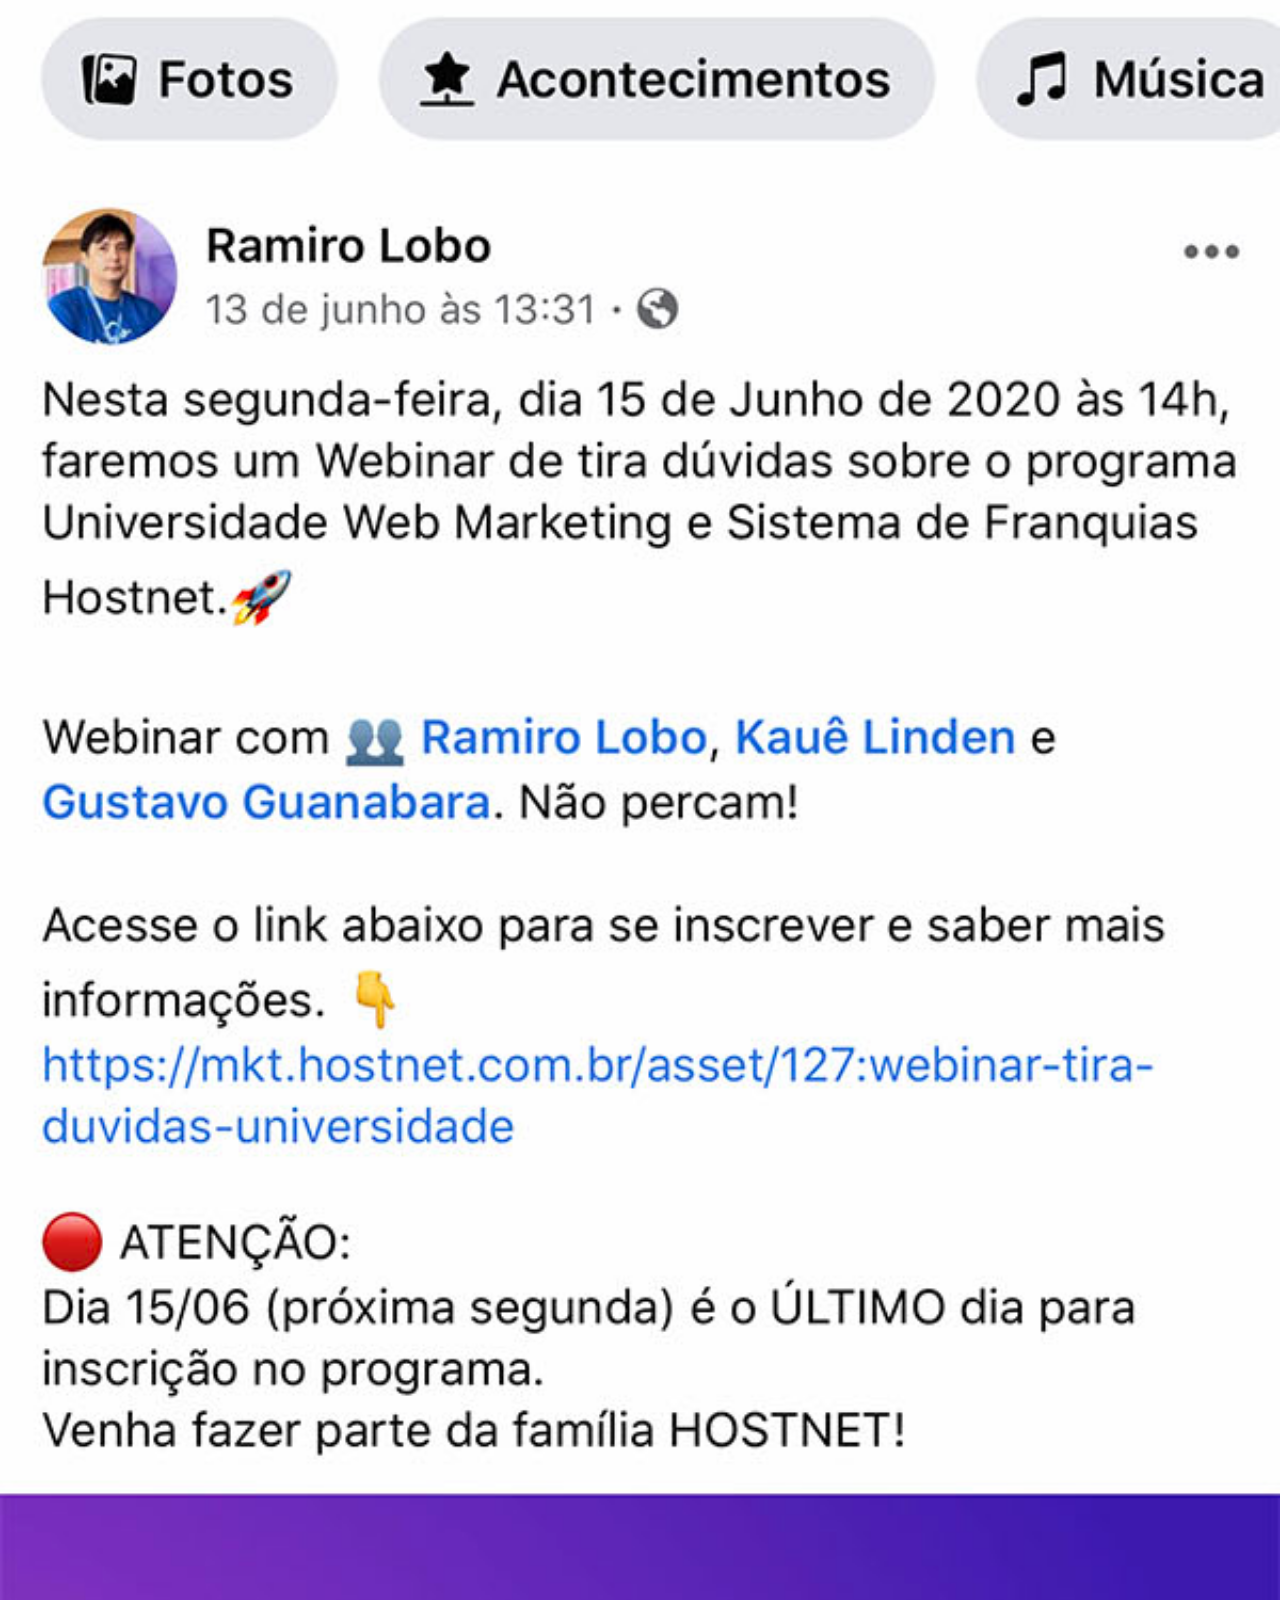
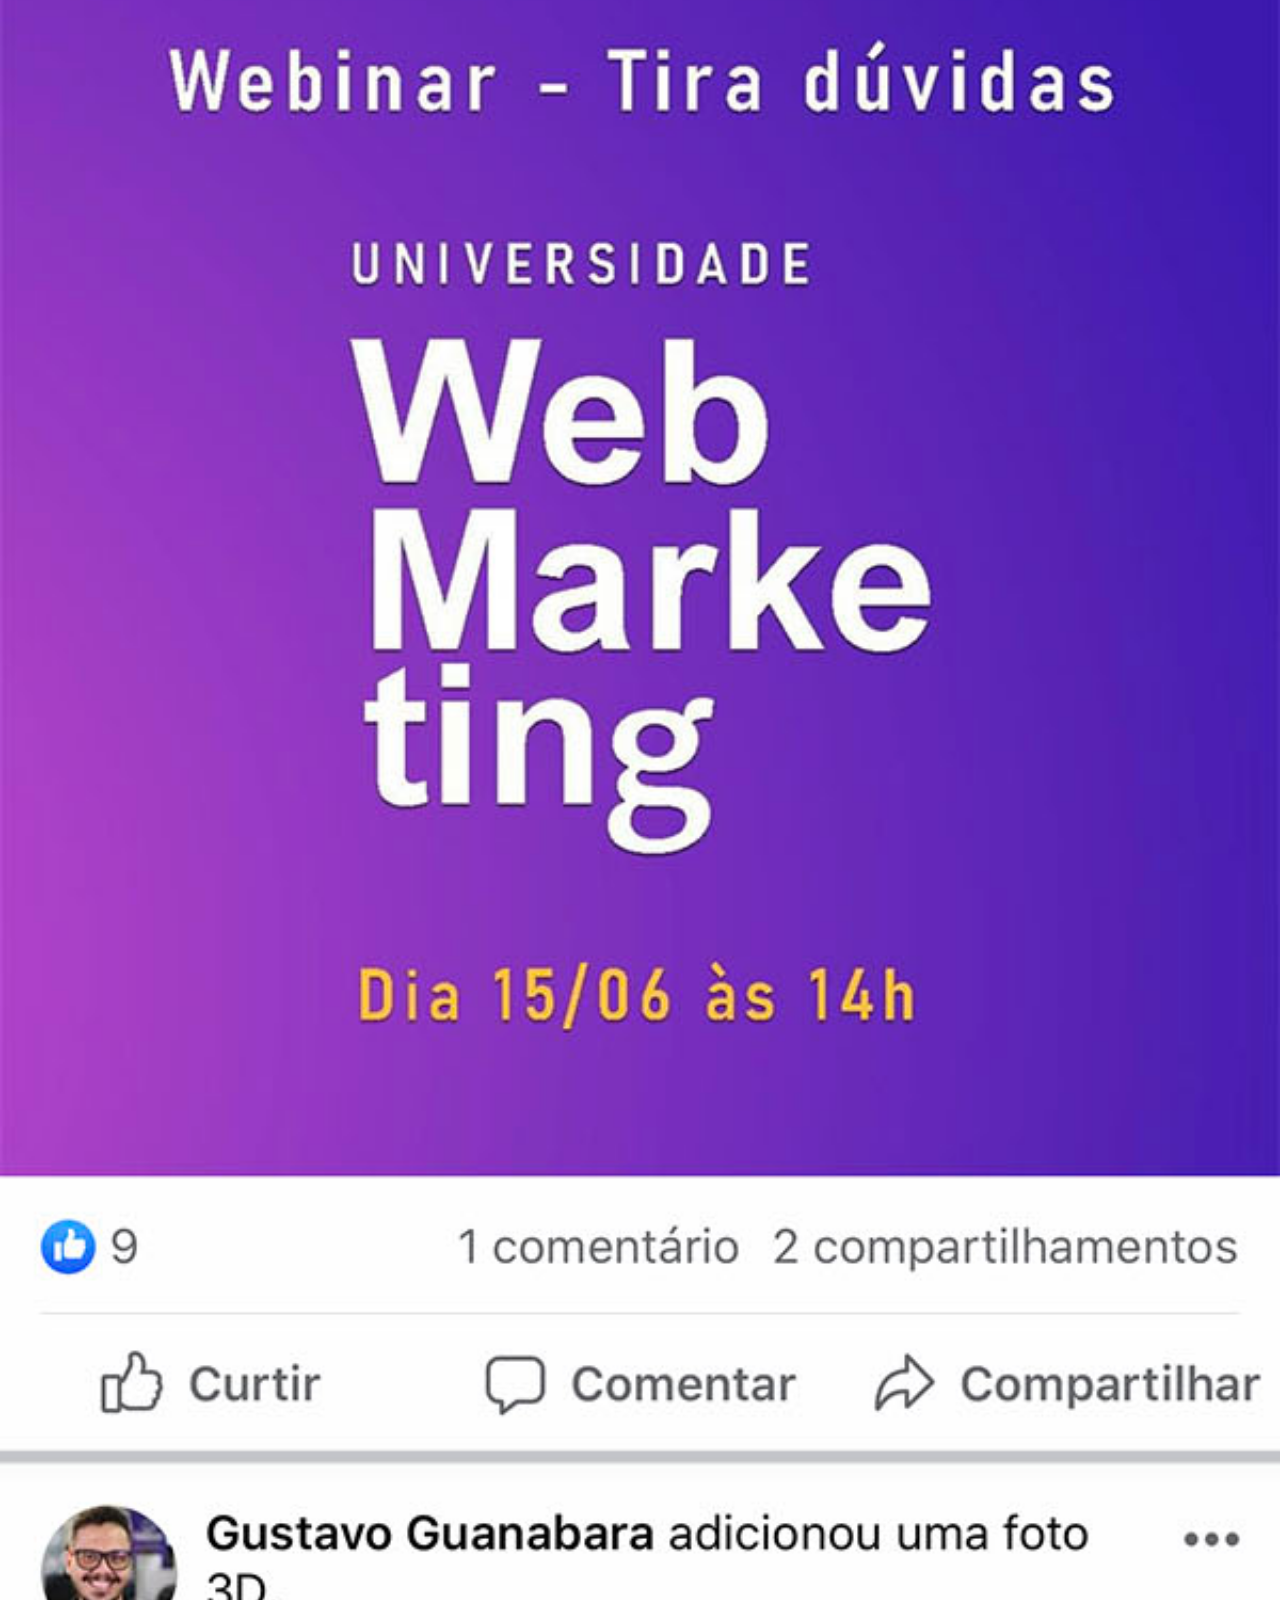
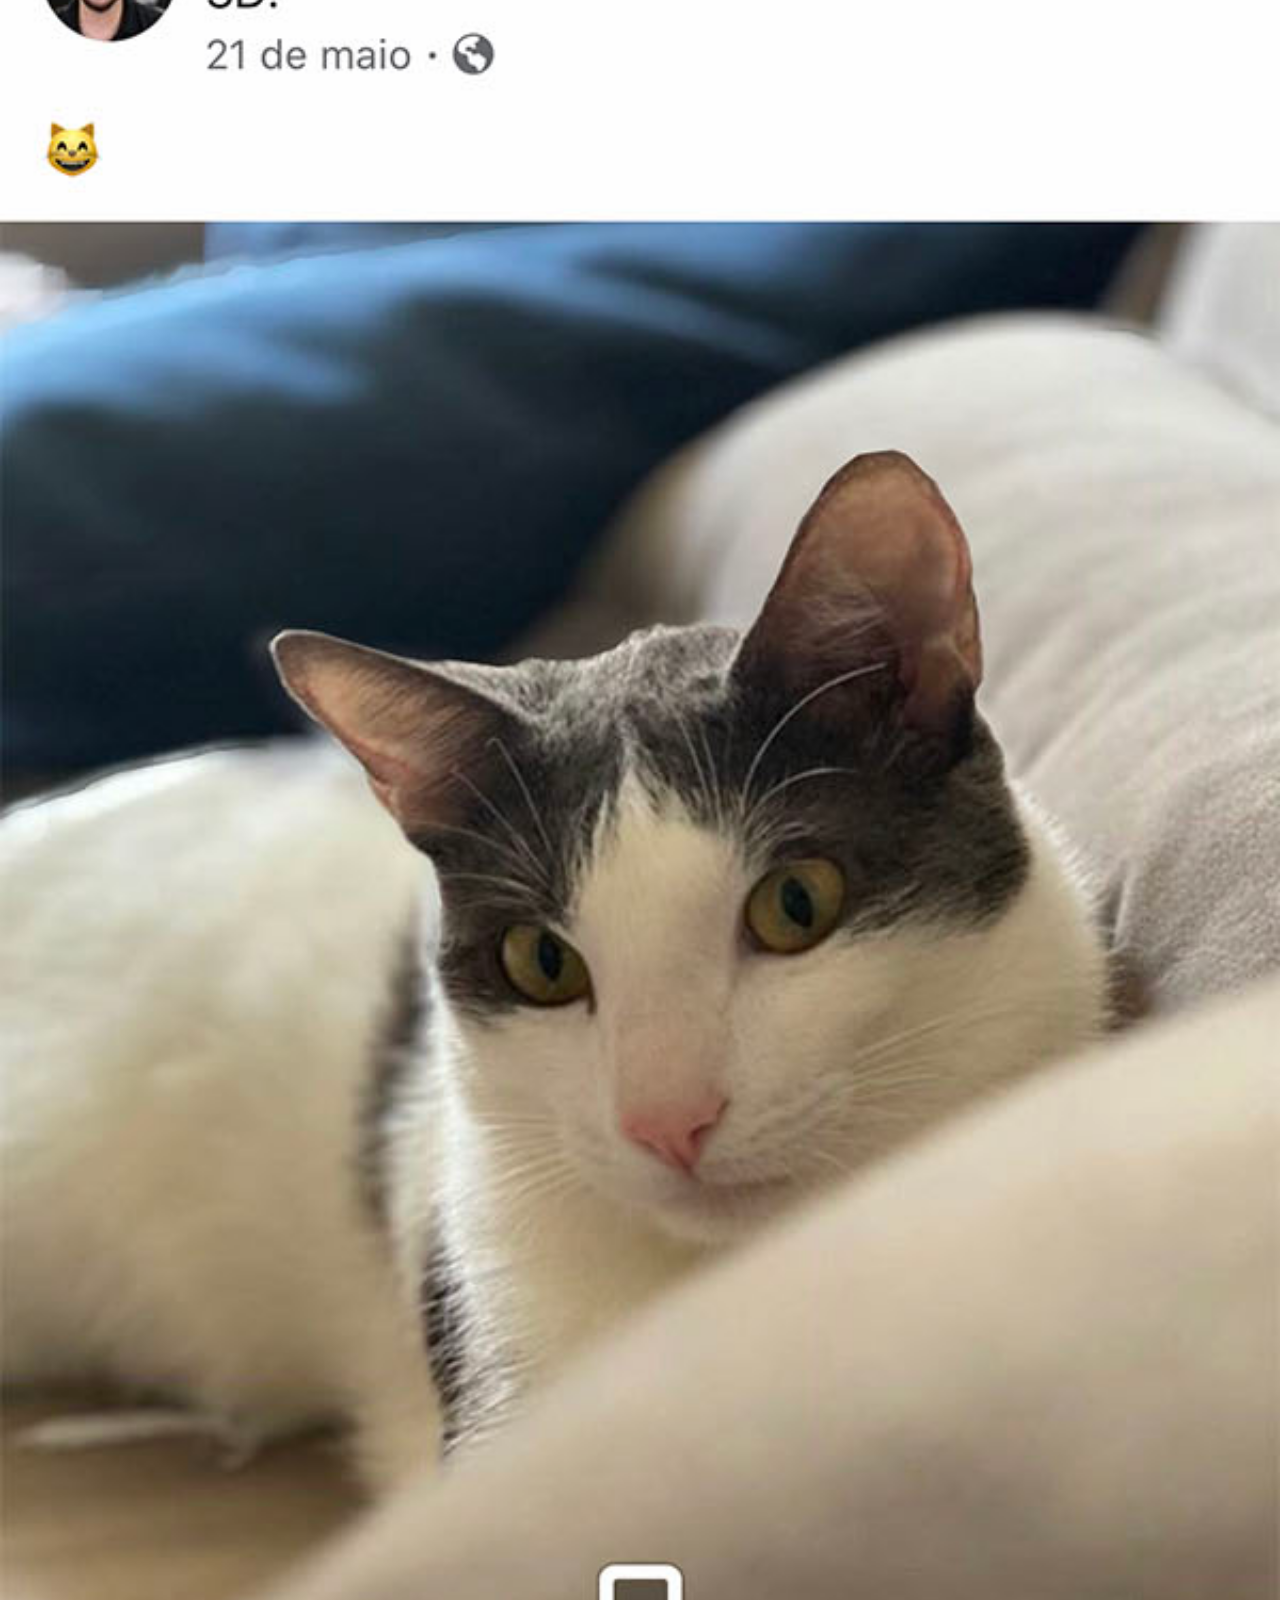
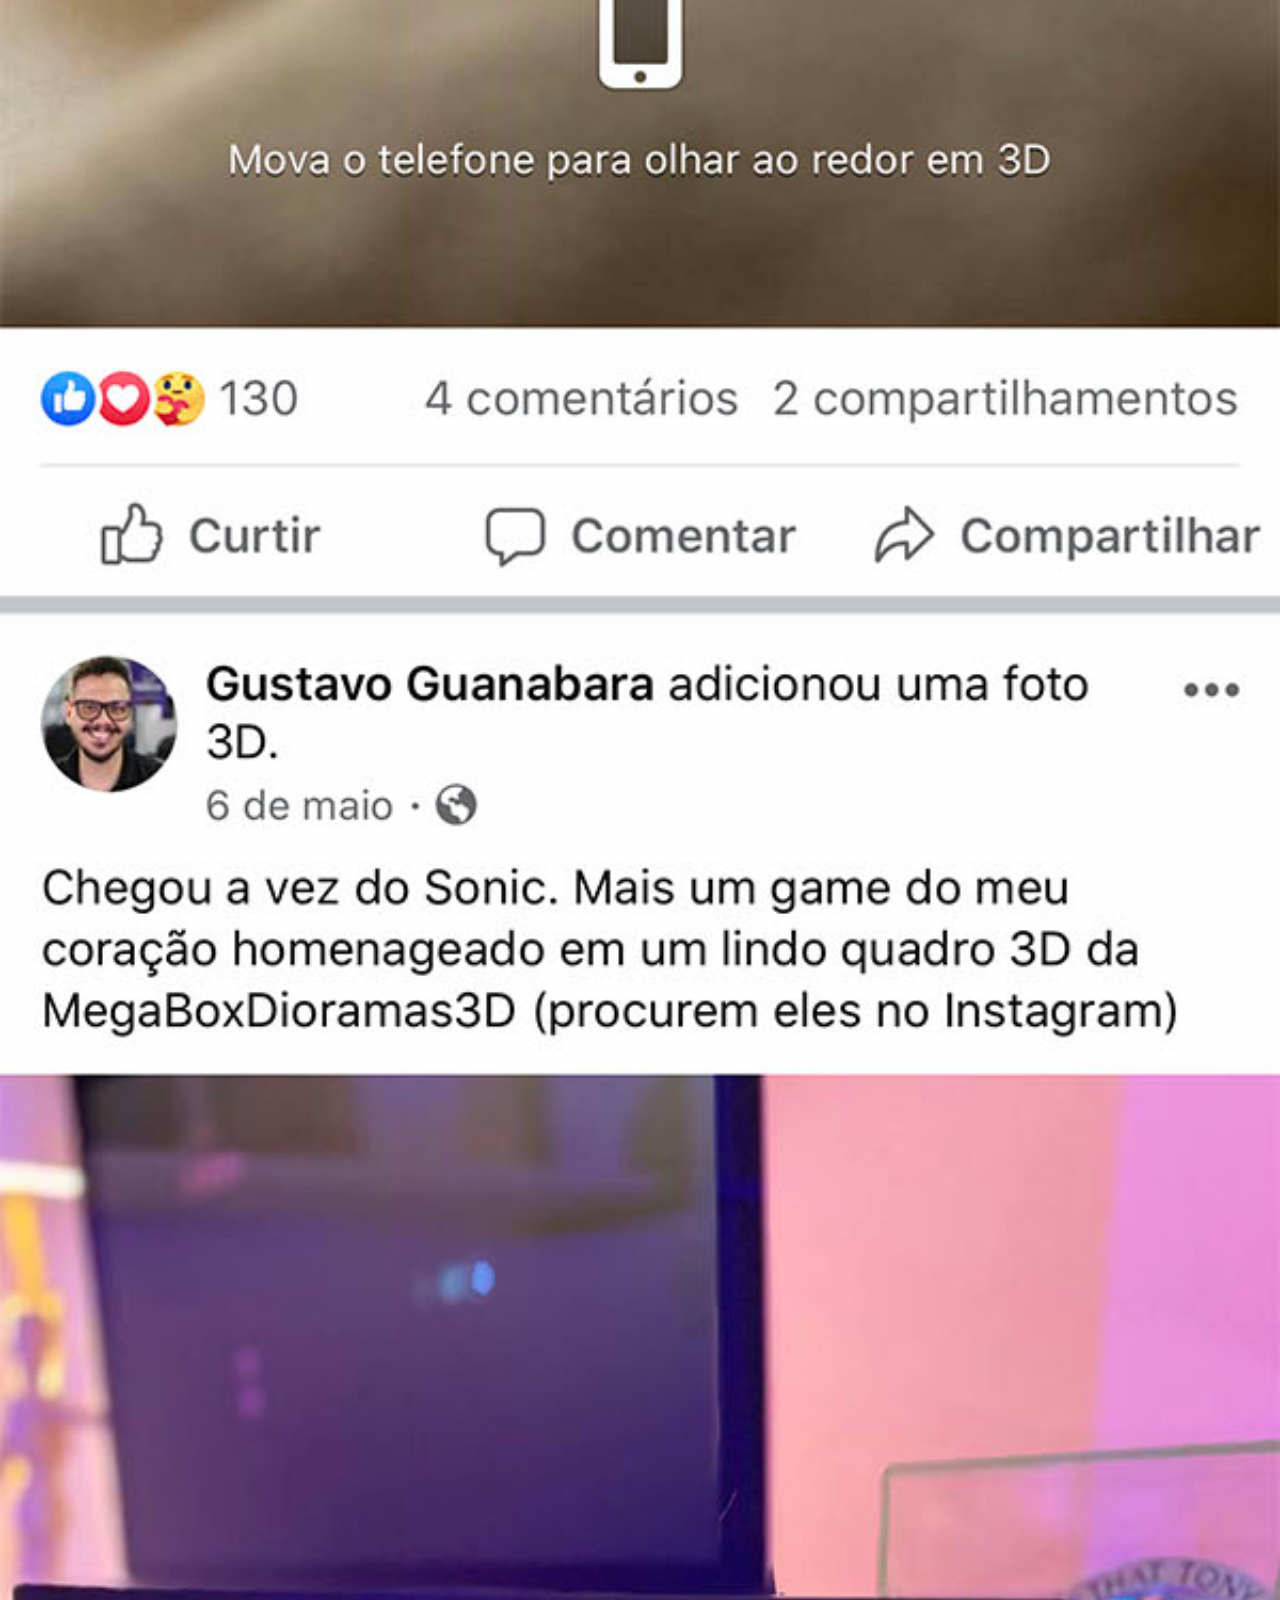
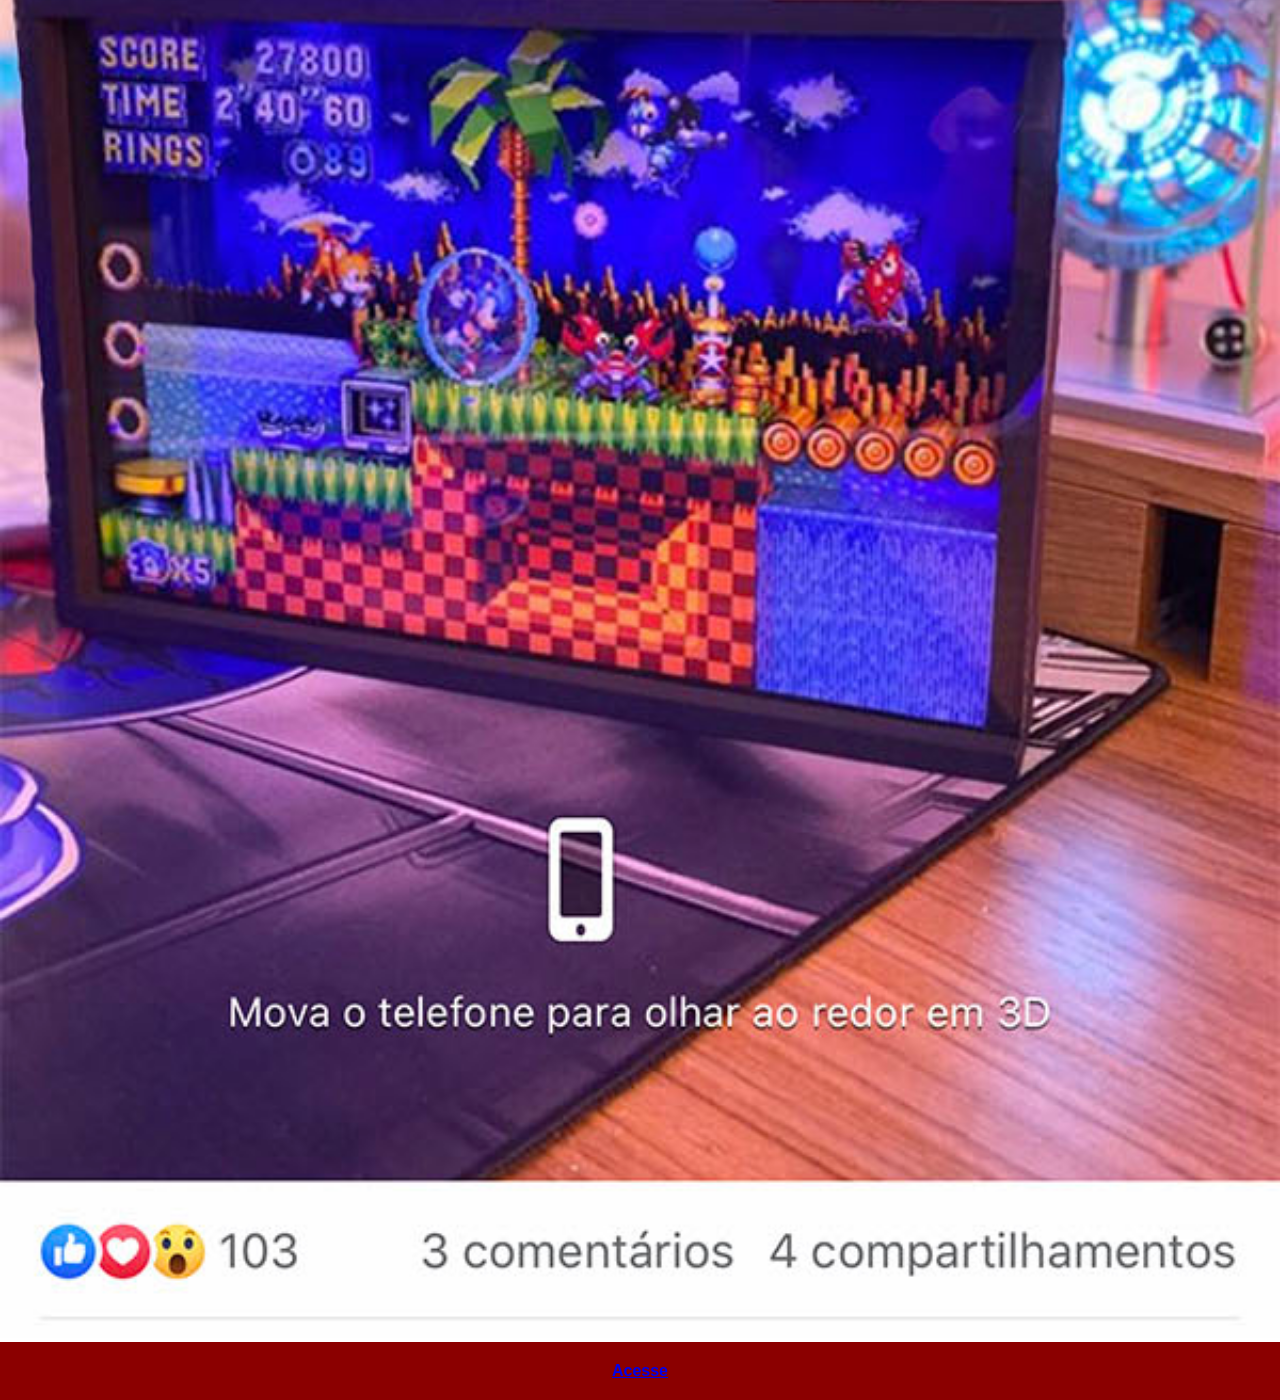
<file: telas/facebook.html>
<!DOCTYPE html>
<html lang="pt-br">
<head>
  <meta charset="UTF-8">
  <meta name="viewport" content="width=device-width, initial-scale=1.0">
  <title>Facebook</title>
  <link rel="stylesheet" href="../styles/social.css">
</head>
<body>
  <img src="../imagens/tela-facebook.jpg" alt="Tela do facebook">
  <a href="https://www.facebook.com/?locale=pt_BR" target="_blank">Acesse</a>
</body>
</html>
</file>
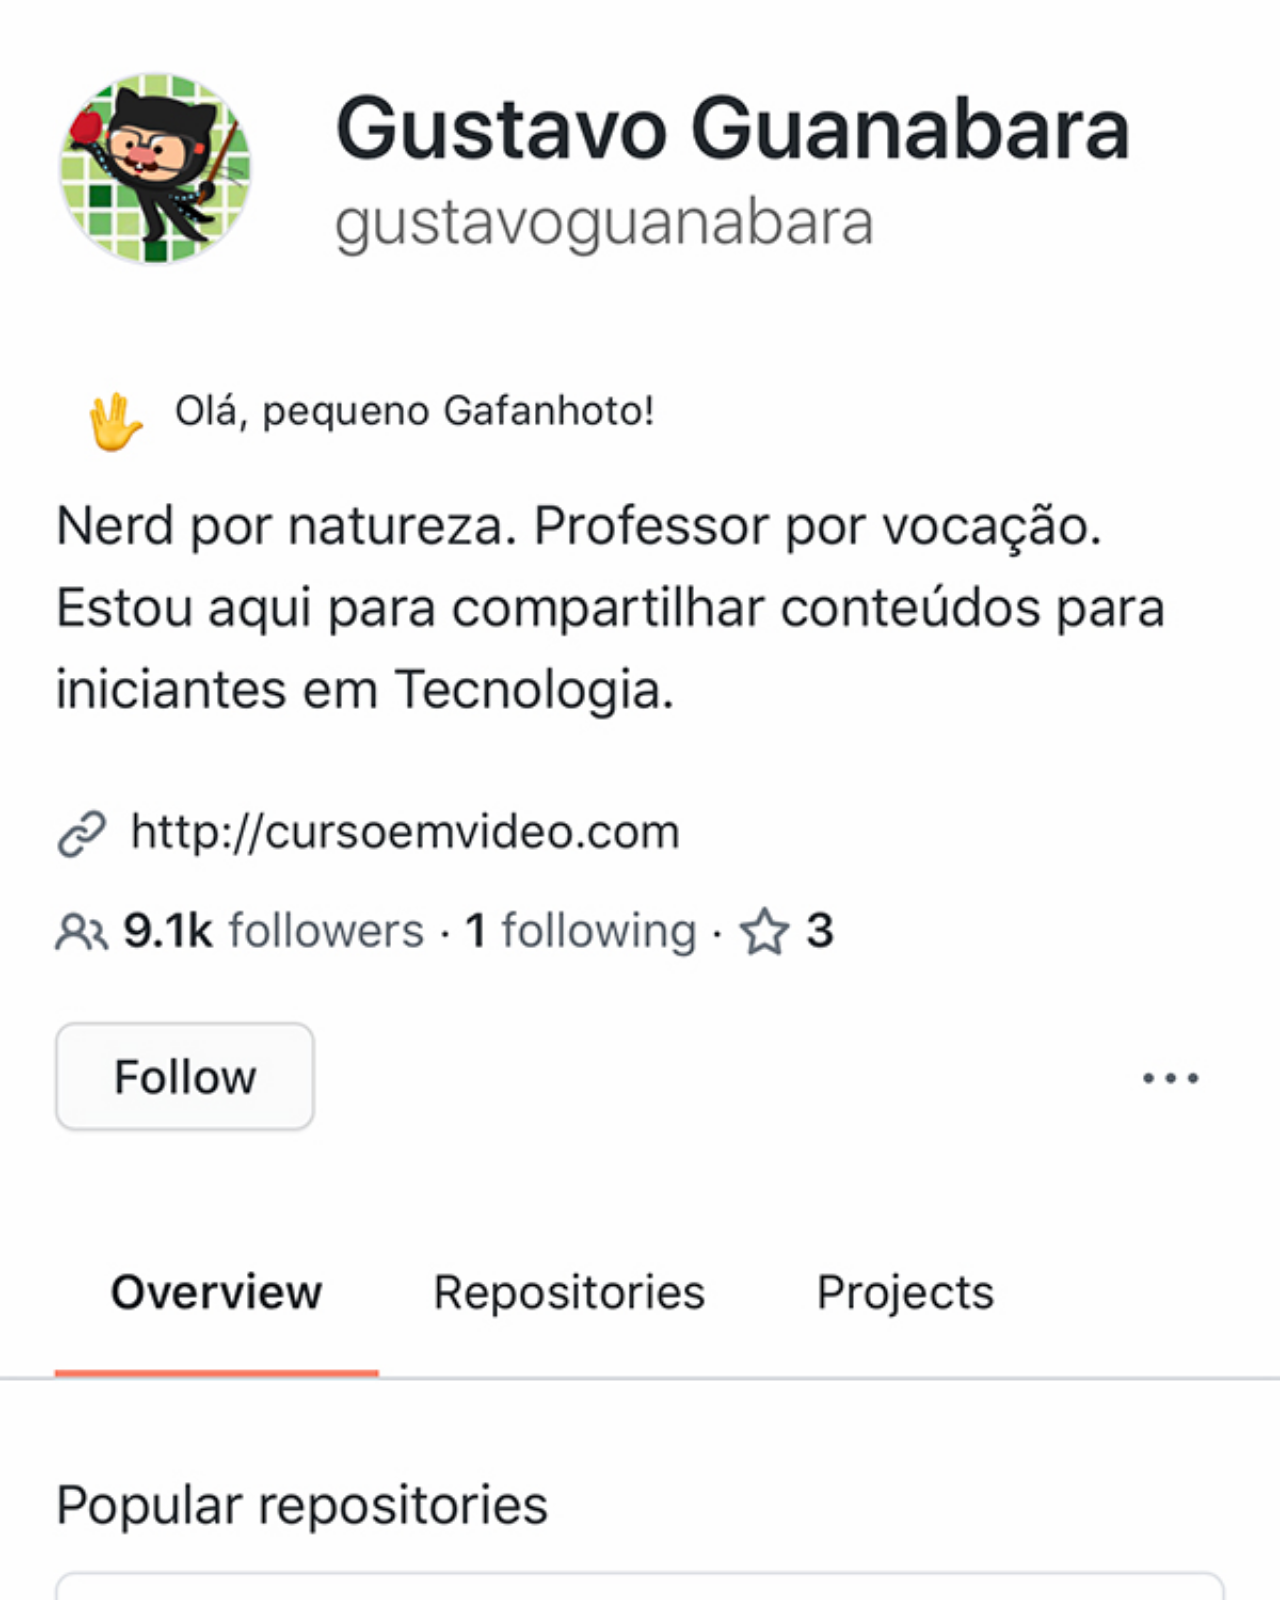
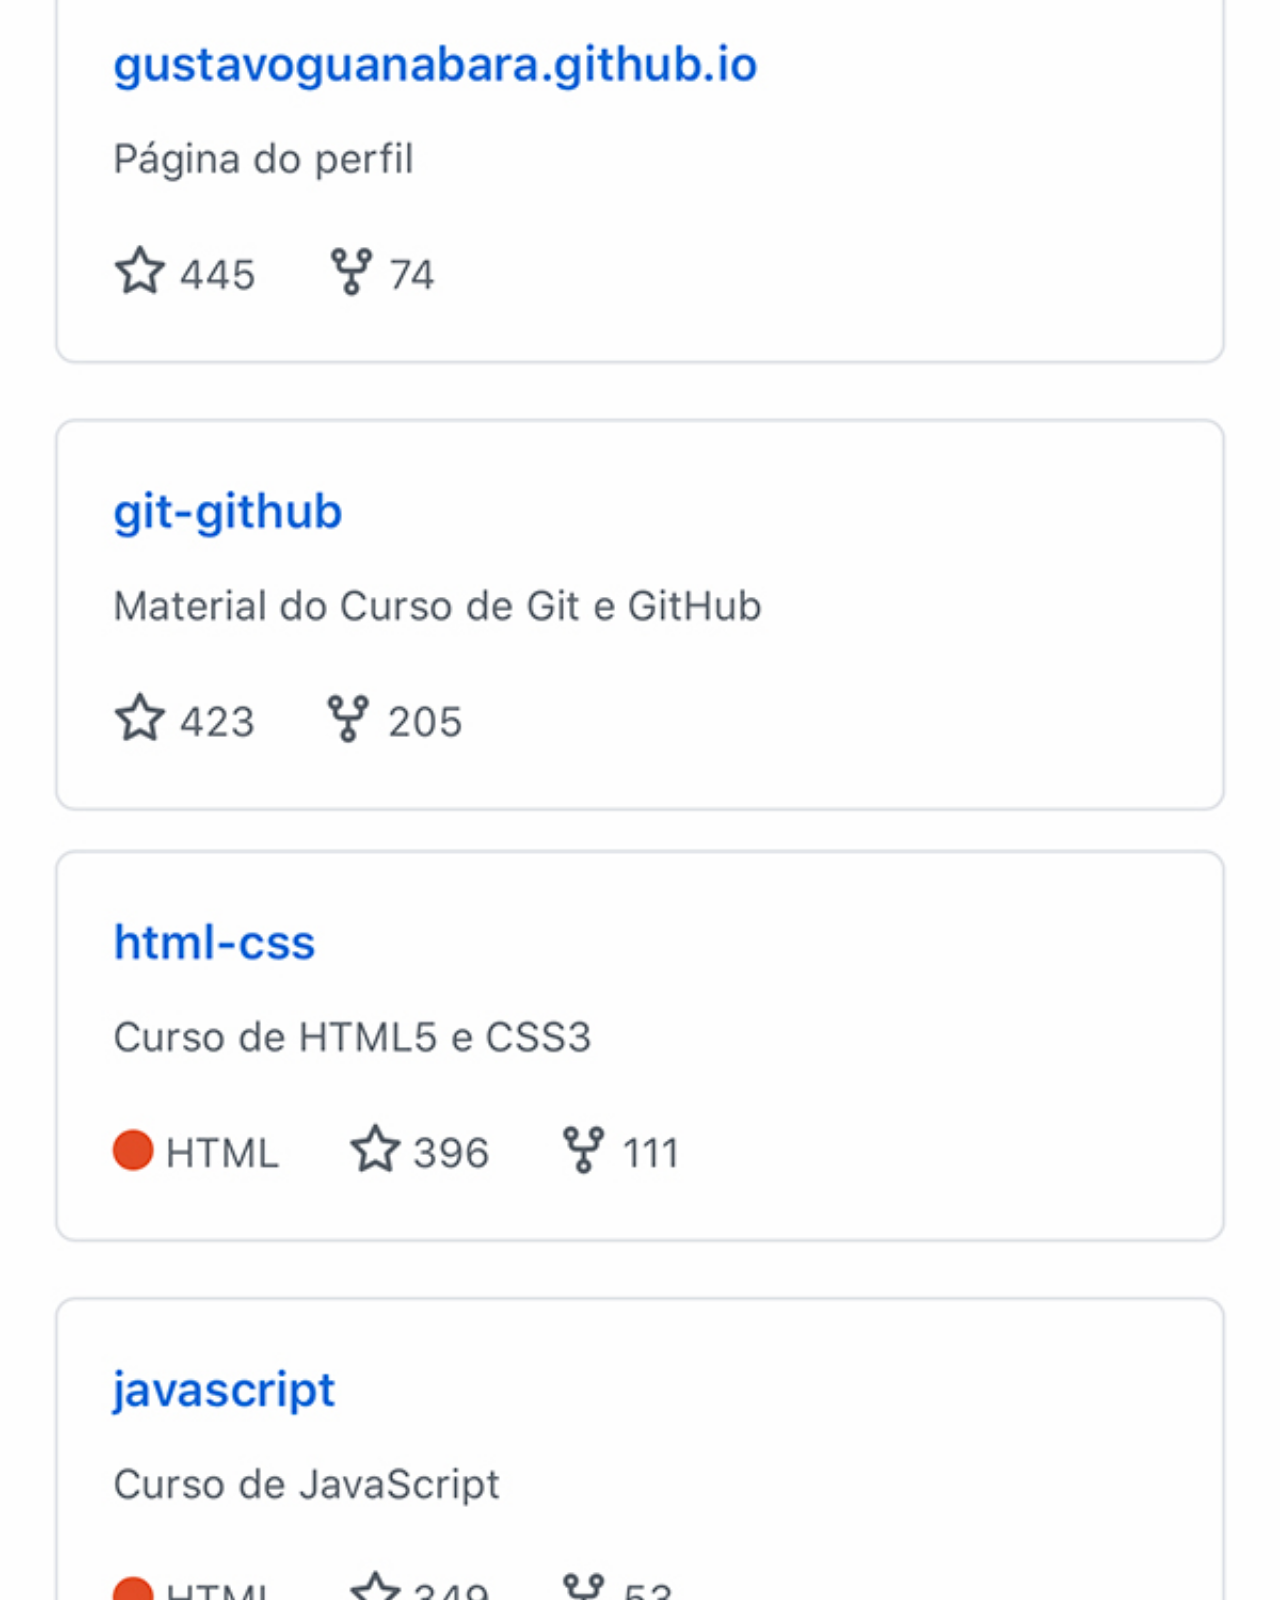
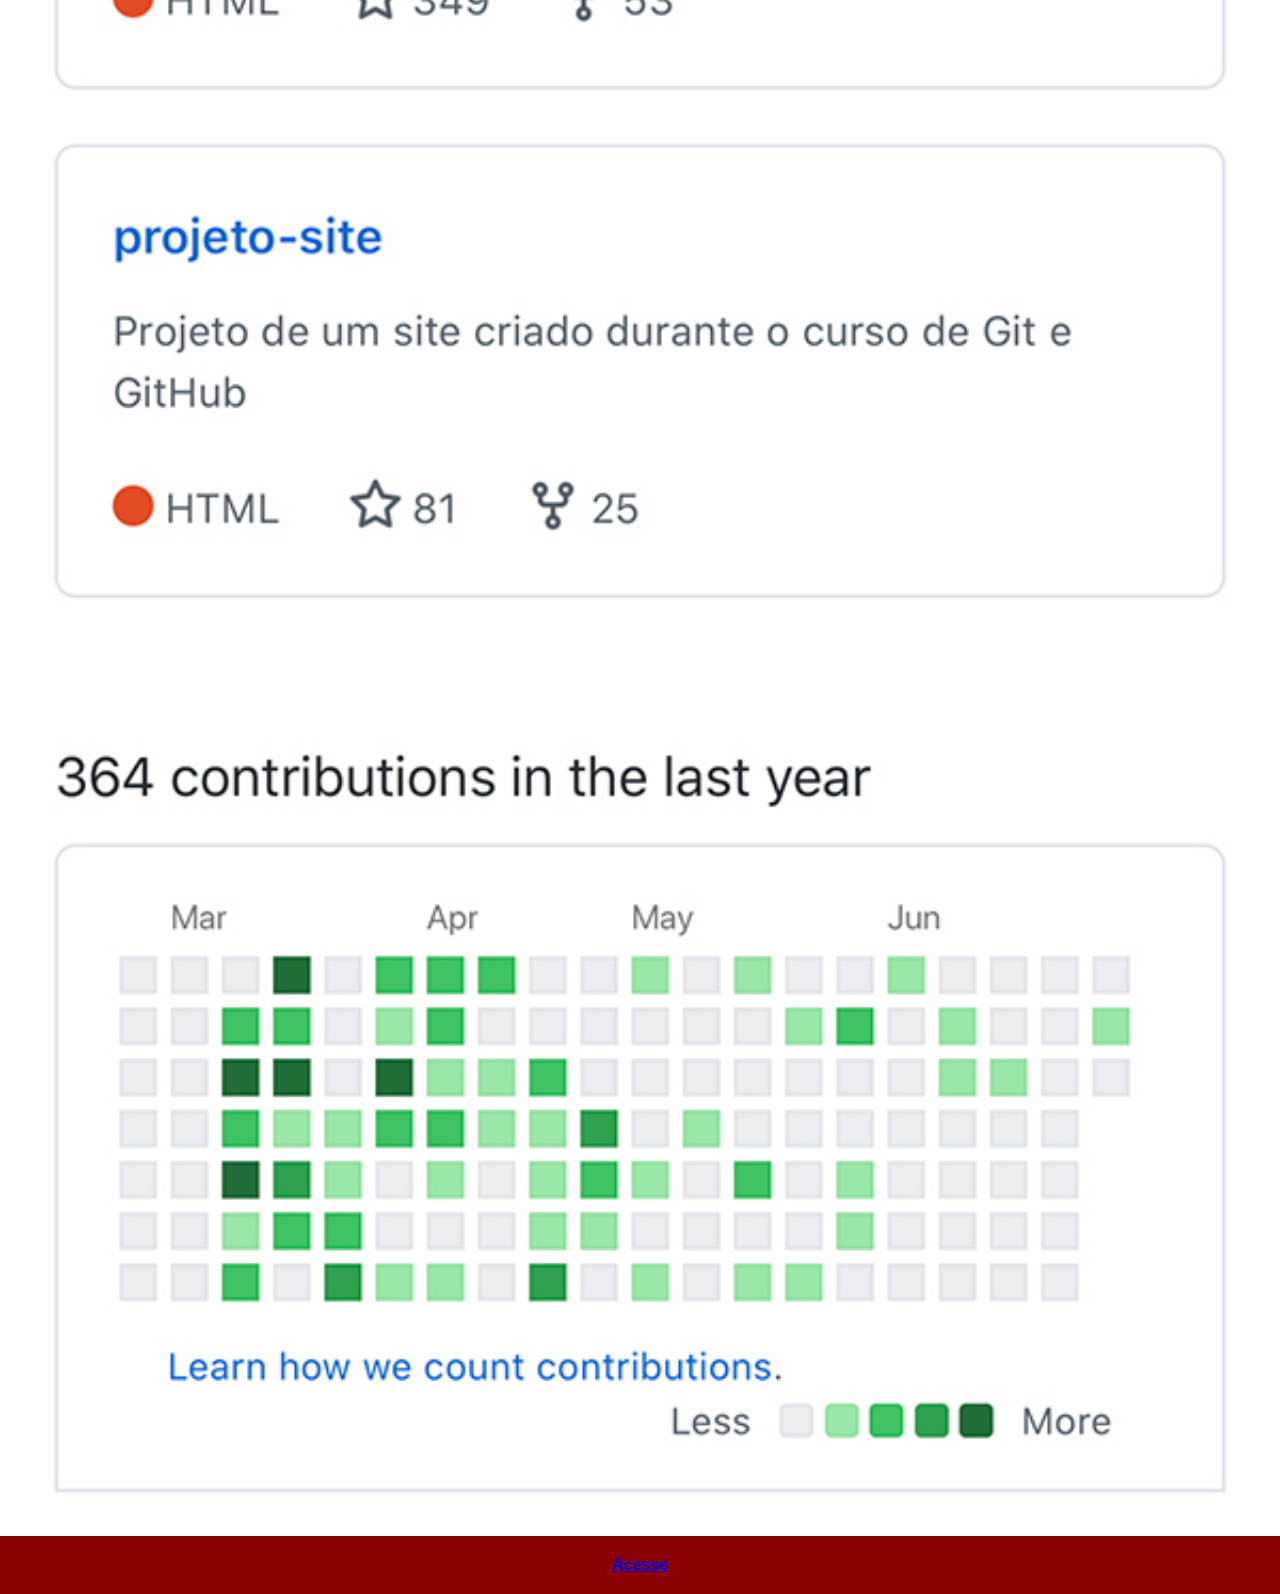
<file: telas/github.html>
<!DOCTYPE html>
<html lang="pt-br">
  <head>
    <meta charset="UTF-8" />
    <meta name="viewport" content="width=device-width, initial-scale=1.0" />
    <title>Github</title>
    <link rel="stylesheet" href="../styles/social.css" />
  </head>
  <body>
    <img src="../imagens/tela-github.jpg" alt="Tela github">
    <a href="https://github.com/Salfff?tab=repositories" target="_blank">Acesse</a>
  </body>
</html>
</file>
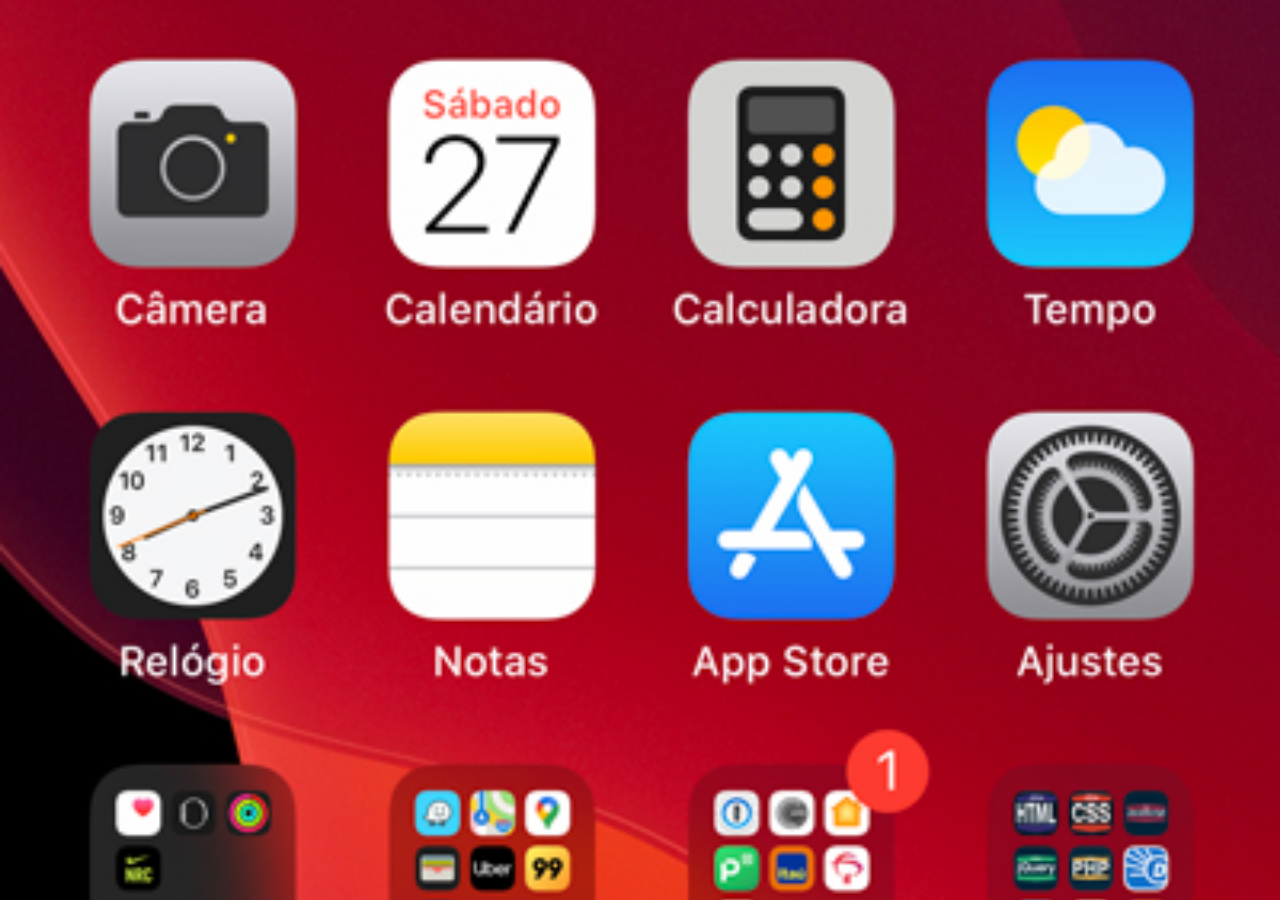
<file: telas/home.html>
<!DOCTYPE html>
<html lang="en">
<head>
  <meta charset="UTF-8">
  <meta name="viewport" content="width=device-width, initial-scale=1.0">
  <title>home</title>
  <style>
    *{
      margin: 0px;
      padding: 0px;
    }

    body {
      height: 100vh;
      width: 100vw;
      background: black url(../imagens/tela-home.jpg) no-repeat top center; 
      background-size: cover;
    }
  </style>
</head>
<body>
  
</body>
</html>
</file>
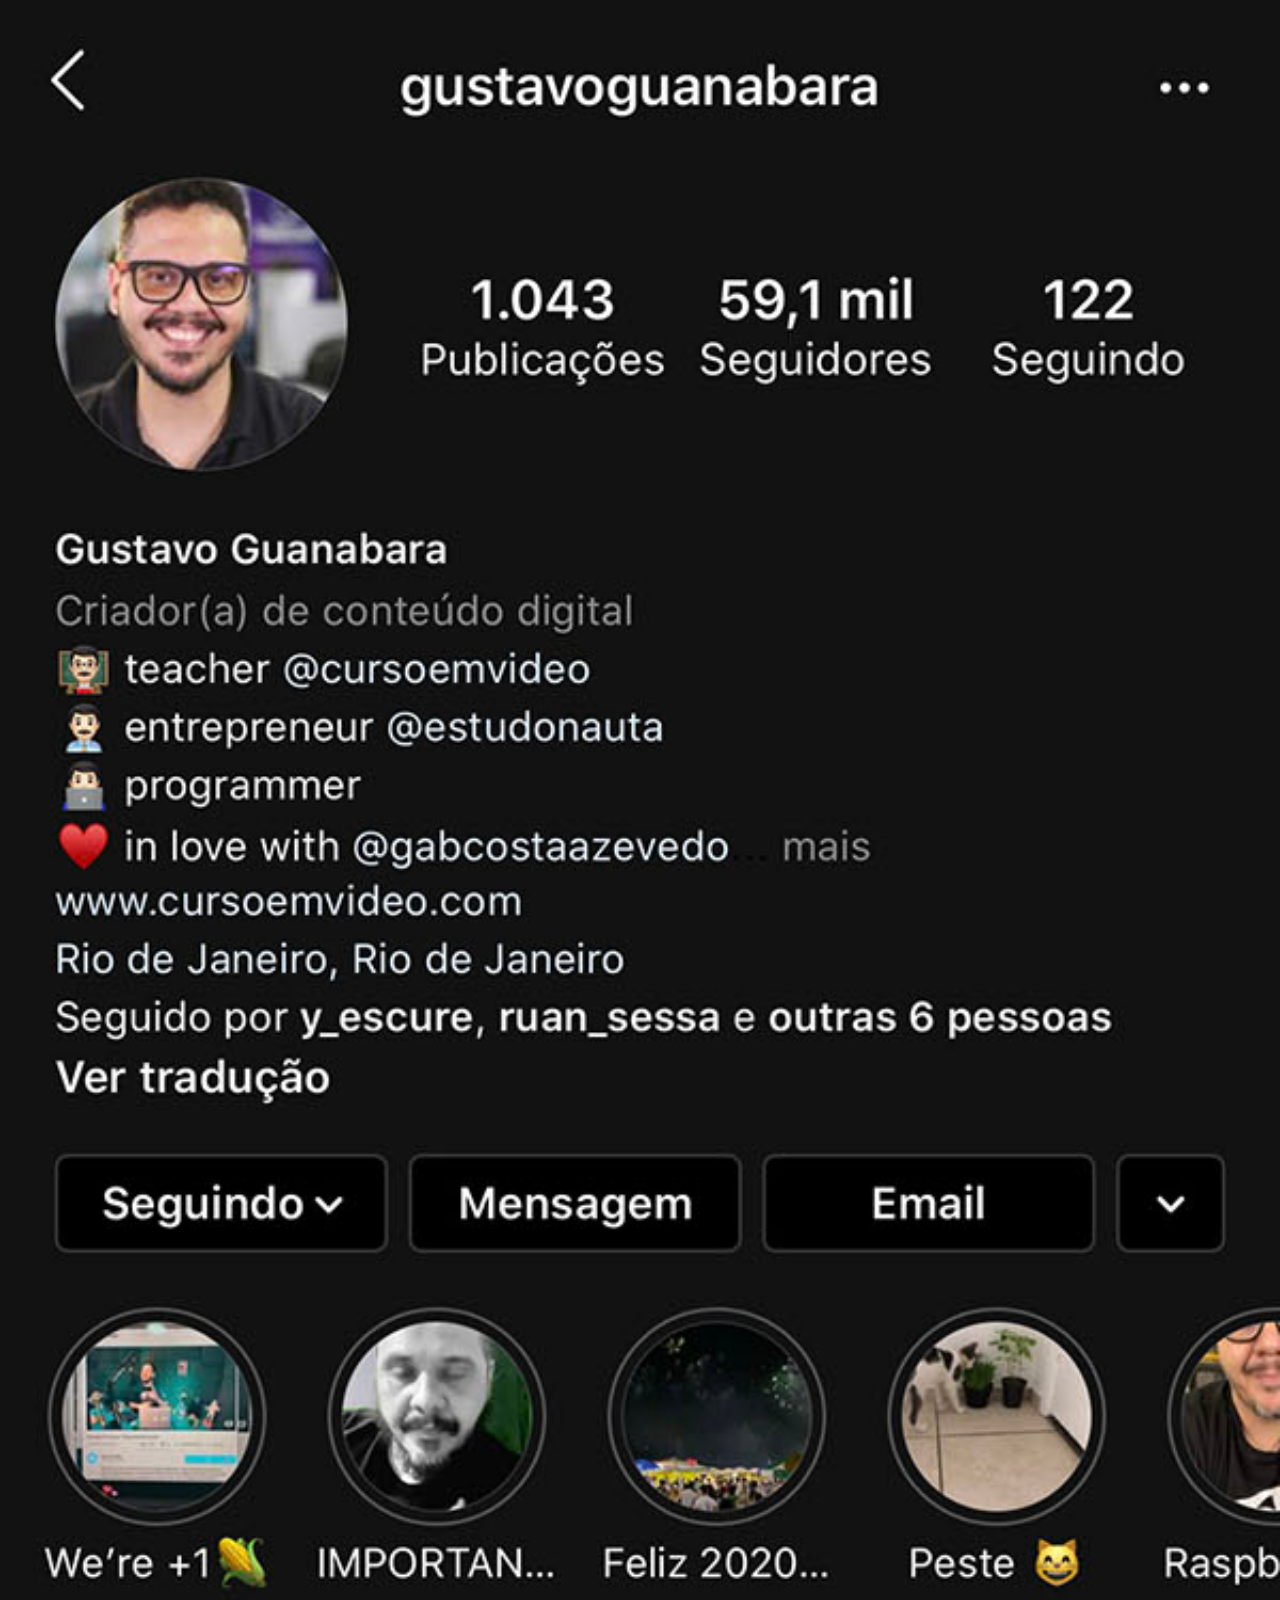
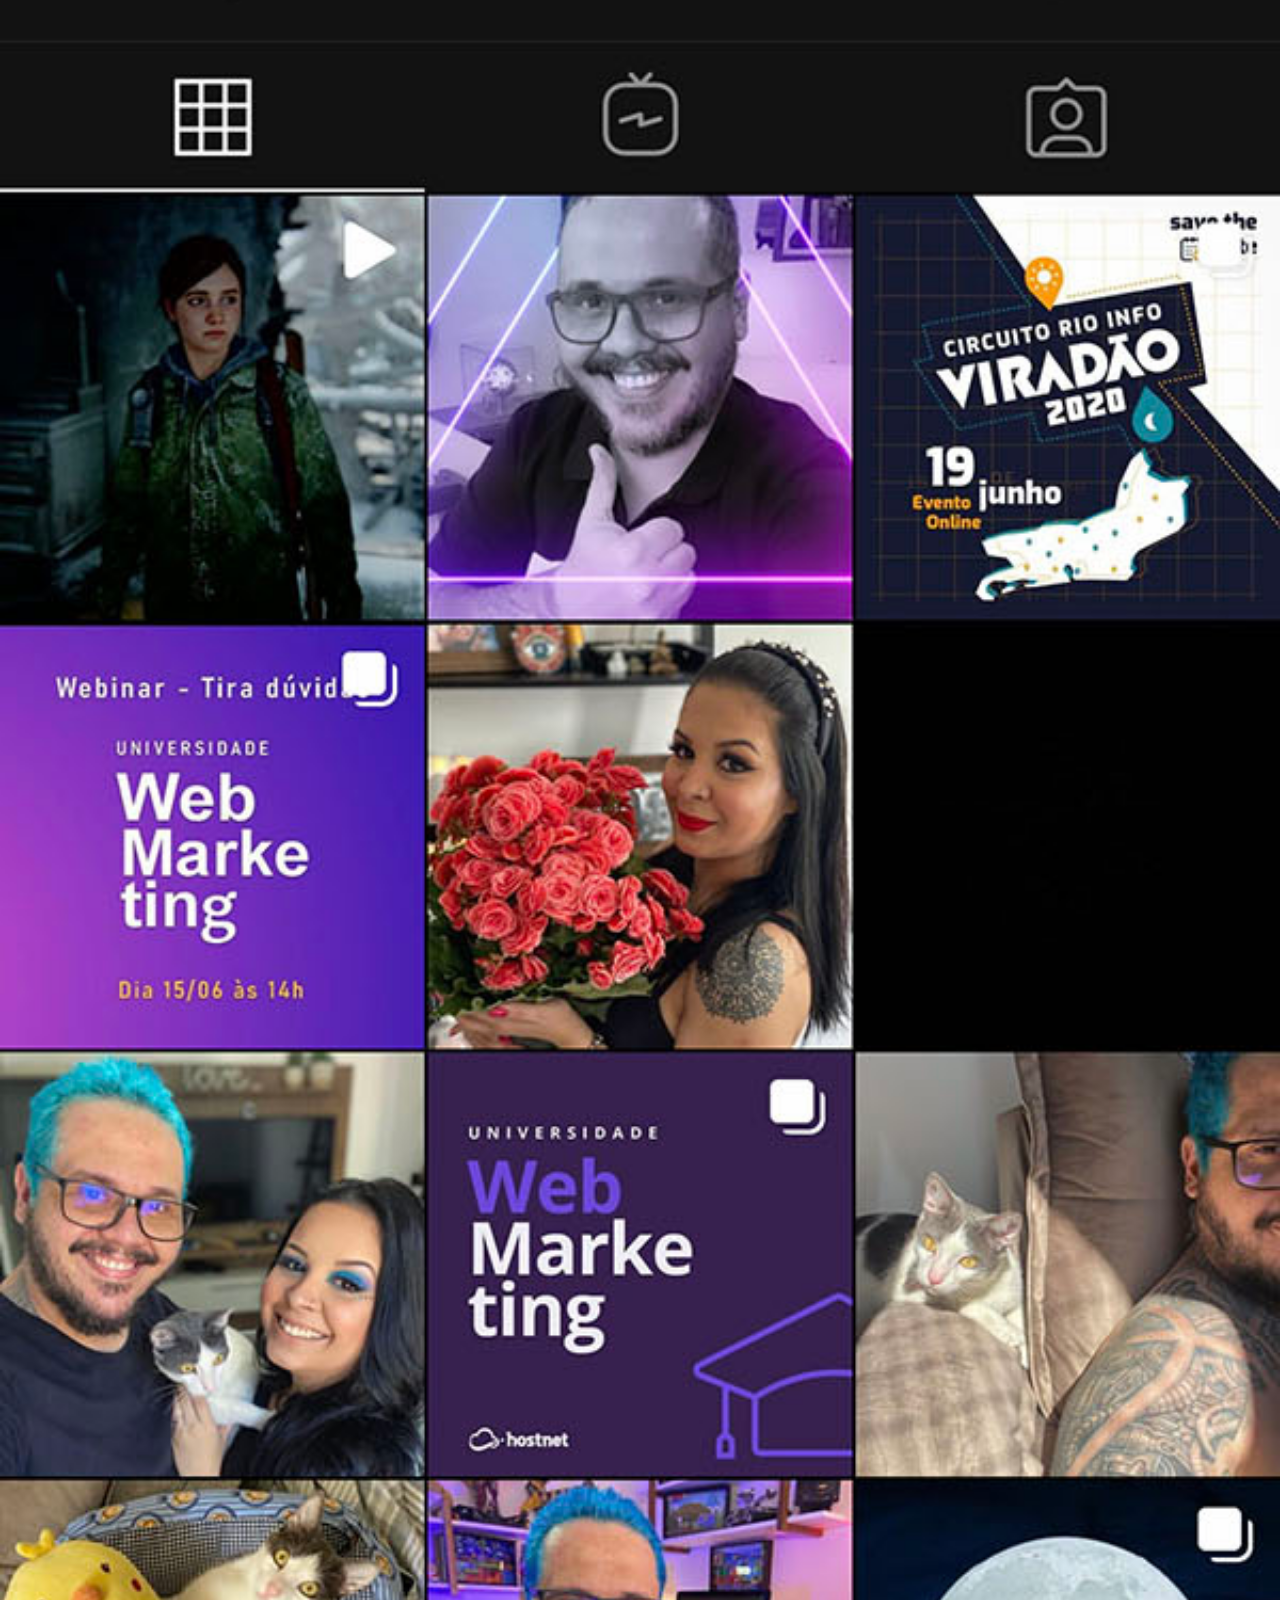
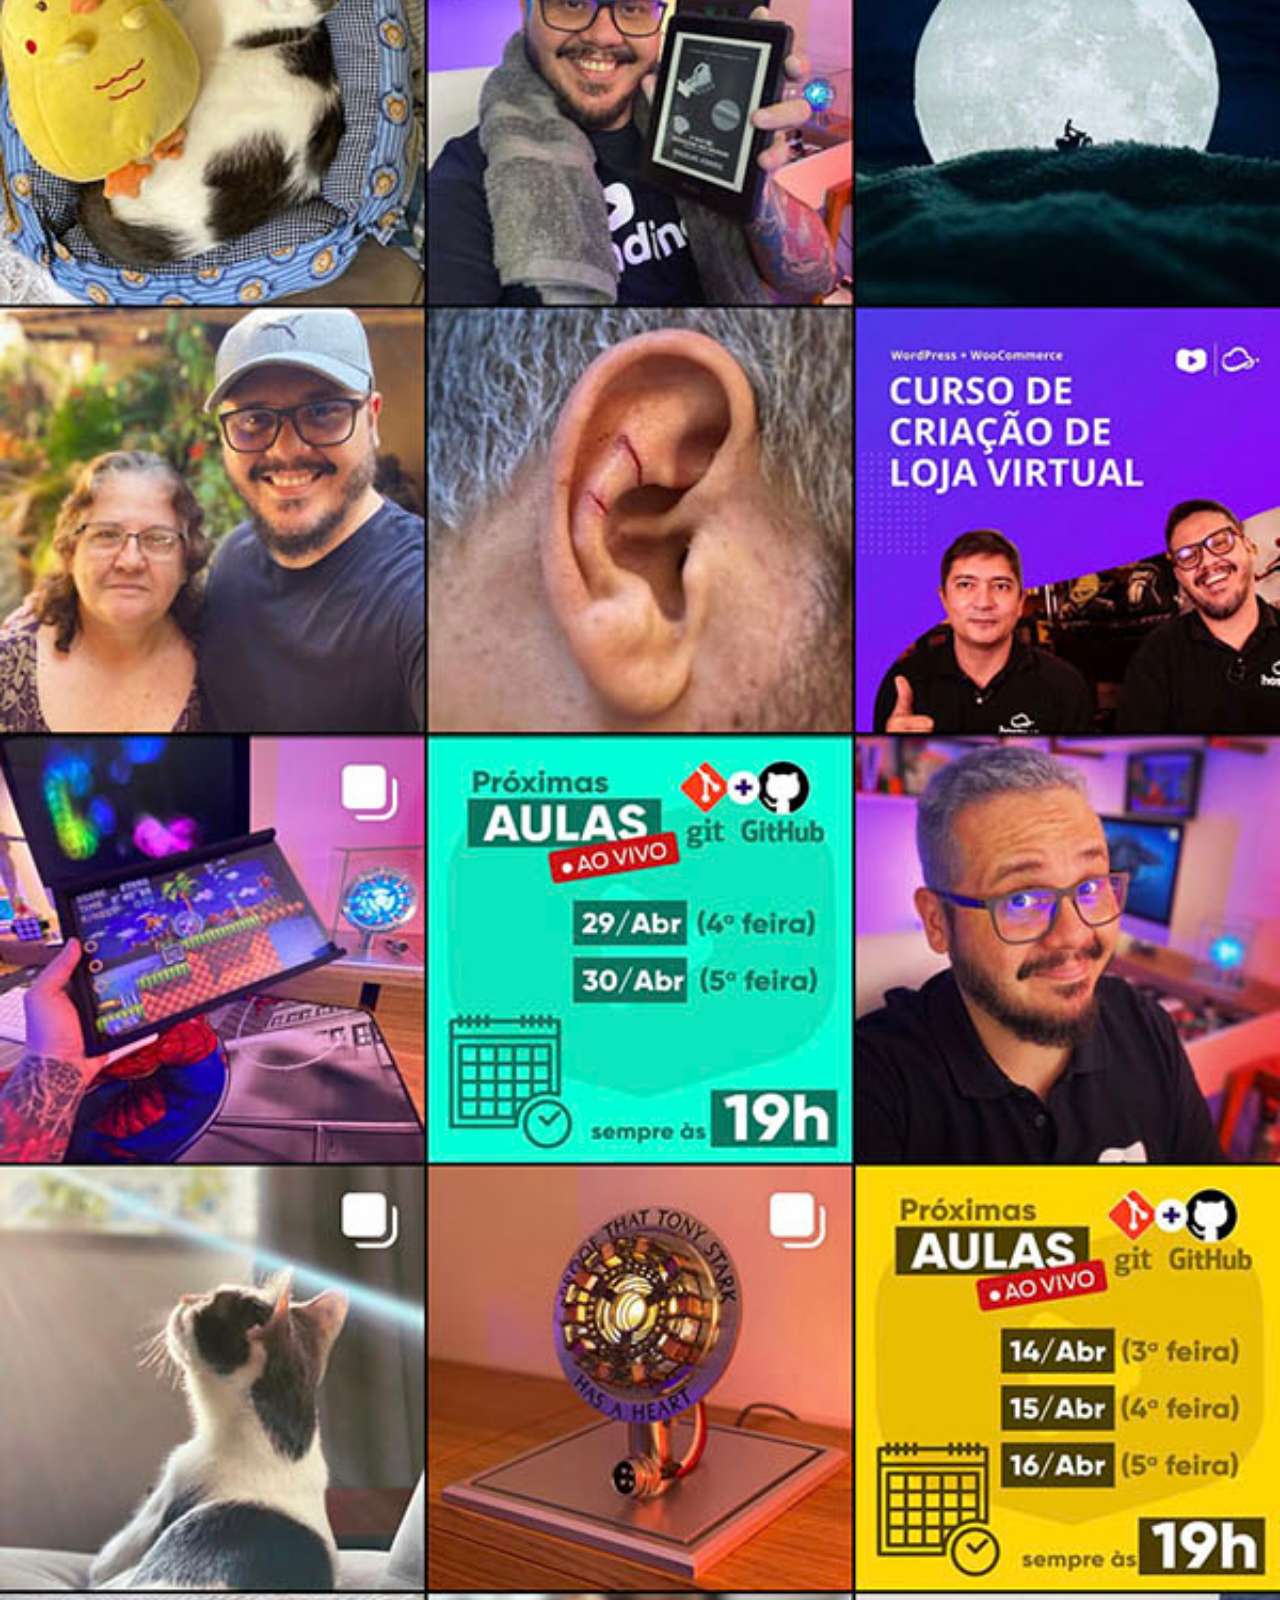
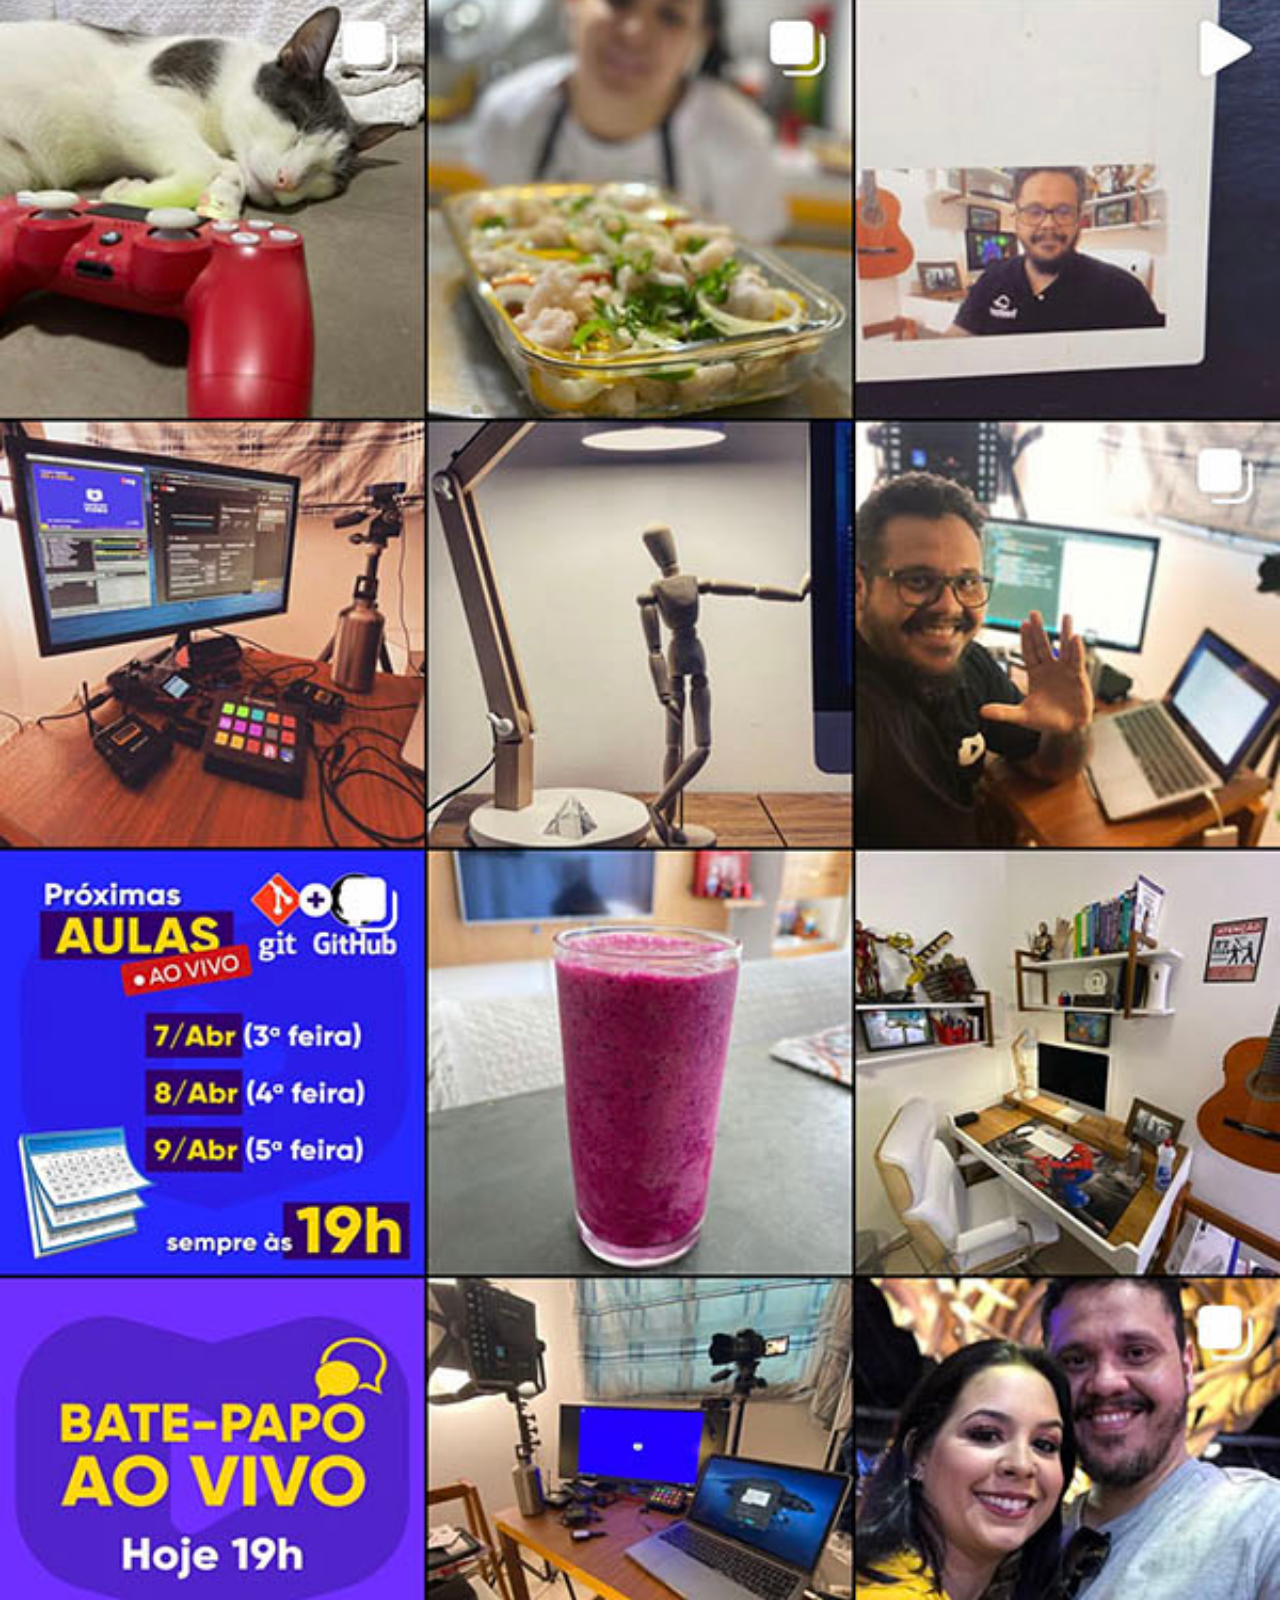
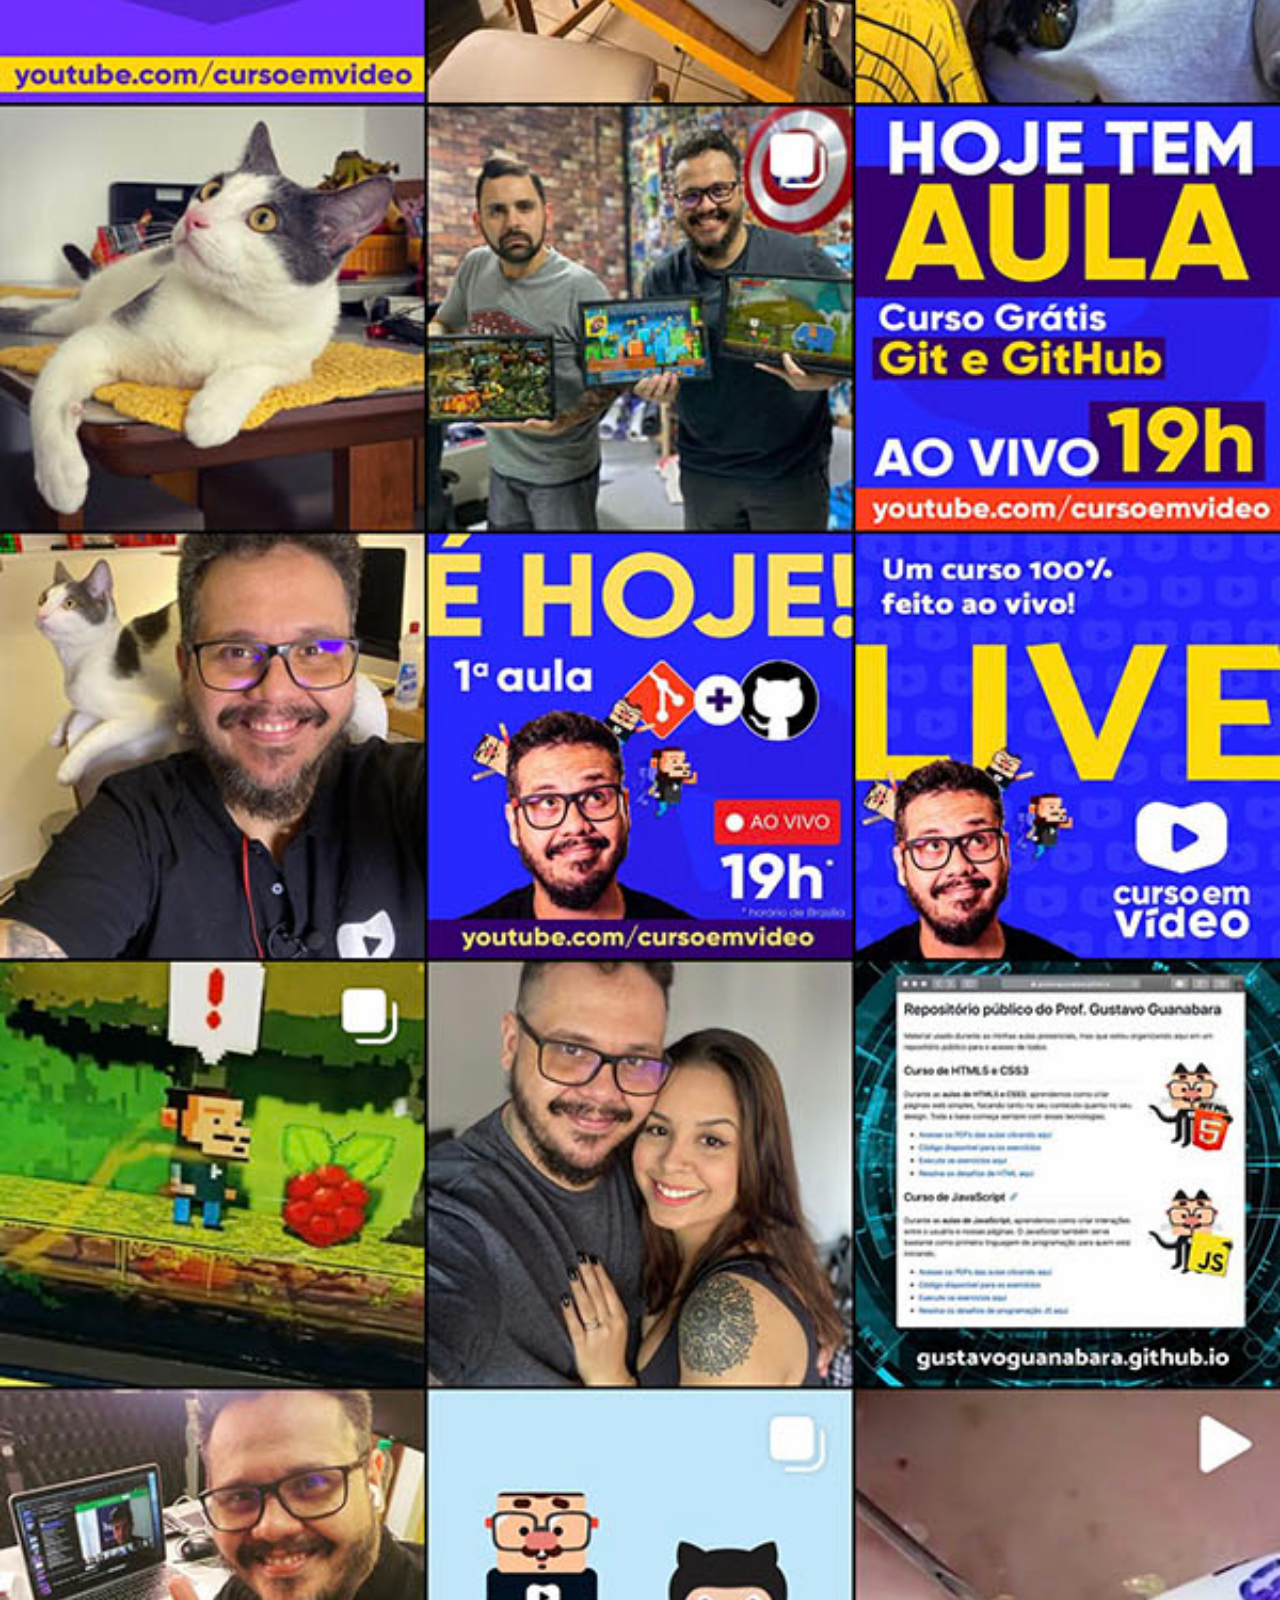
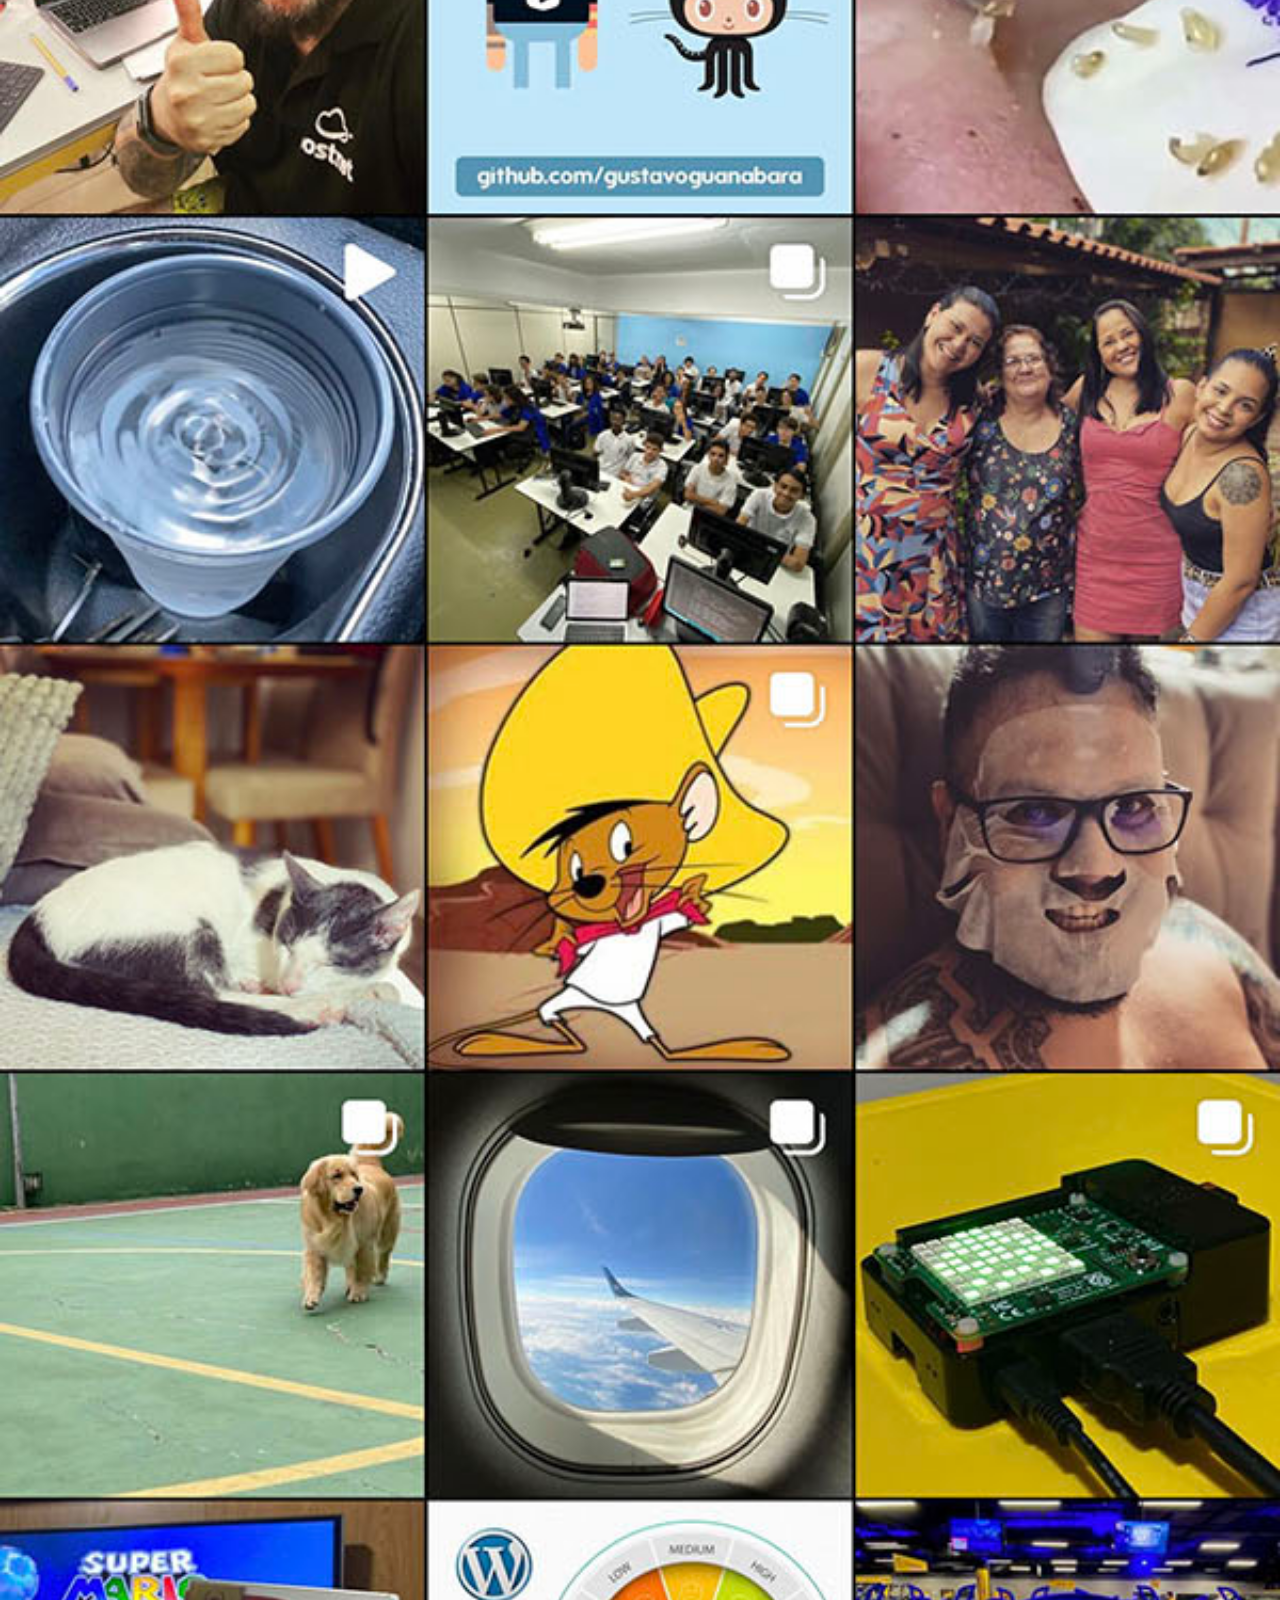
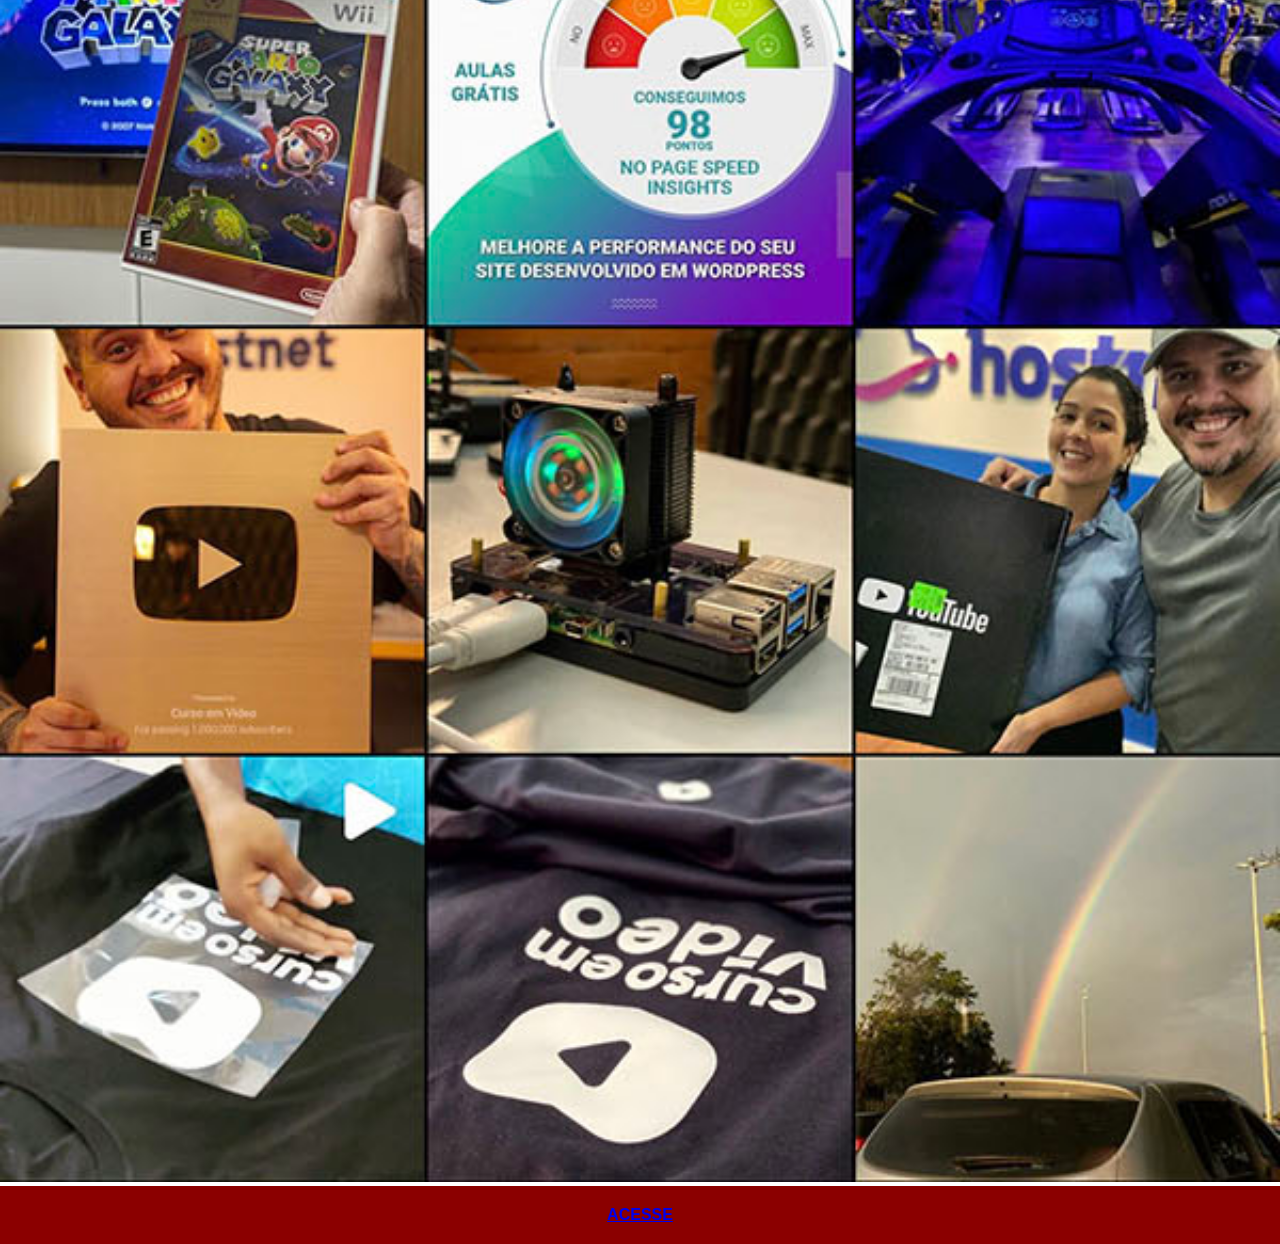
<file: telas/instragram.html>
<!DOCTYPE html>
<html lang="pt-br">
<head>
  <meta charset="UTF-8">
  <meta name="viewport" content="width=device-width, initial-scale=1.0">
  <title>Youtube</title>
  <style>
    
  </style>
  <link rel="stylesheet" href="../styles/social.css">
</head>
<body>
  <img src="../imagens/tela-instagram.jpg" alt="Imagem do youtube"> <a href="https://www.instagram.com/" target="_blank">ACESSE</a>
</body>
</html>
</file>
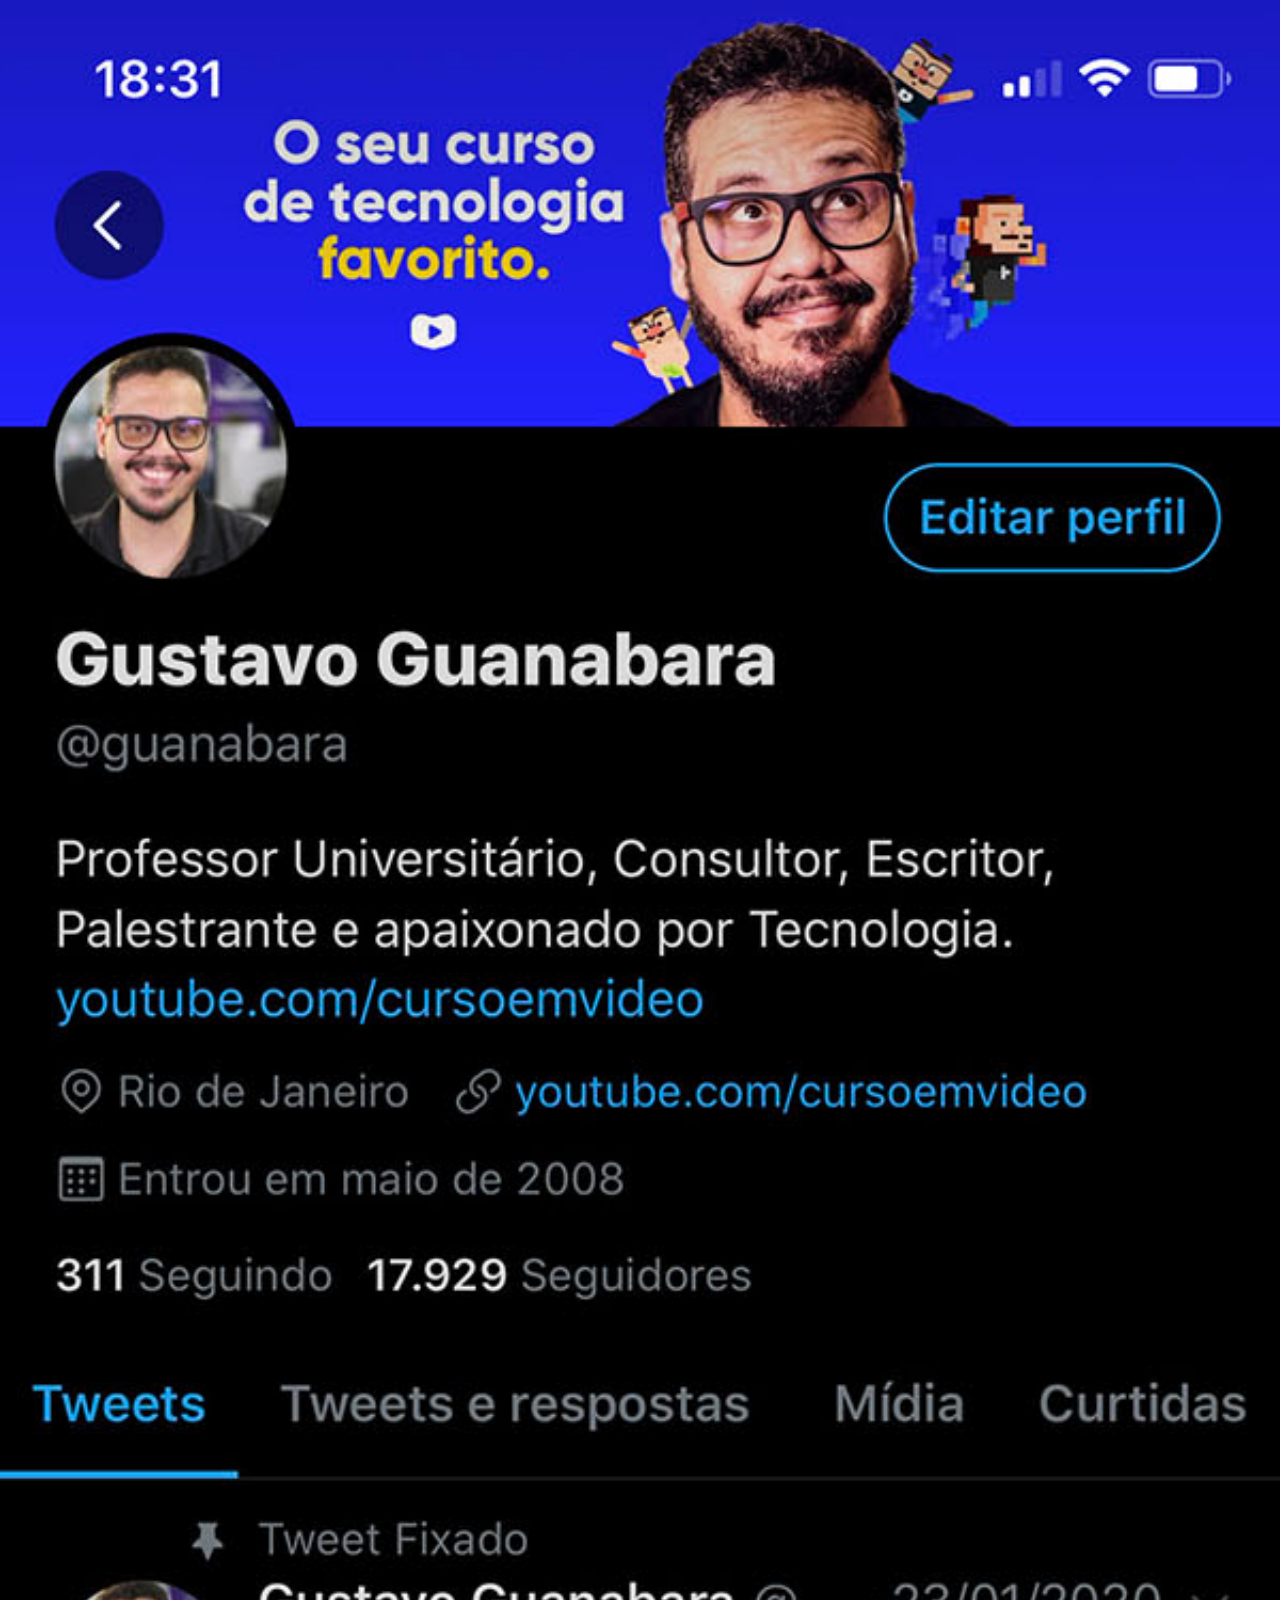
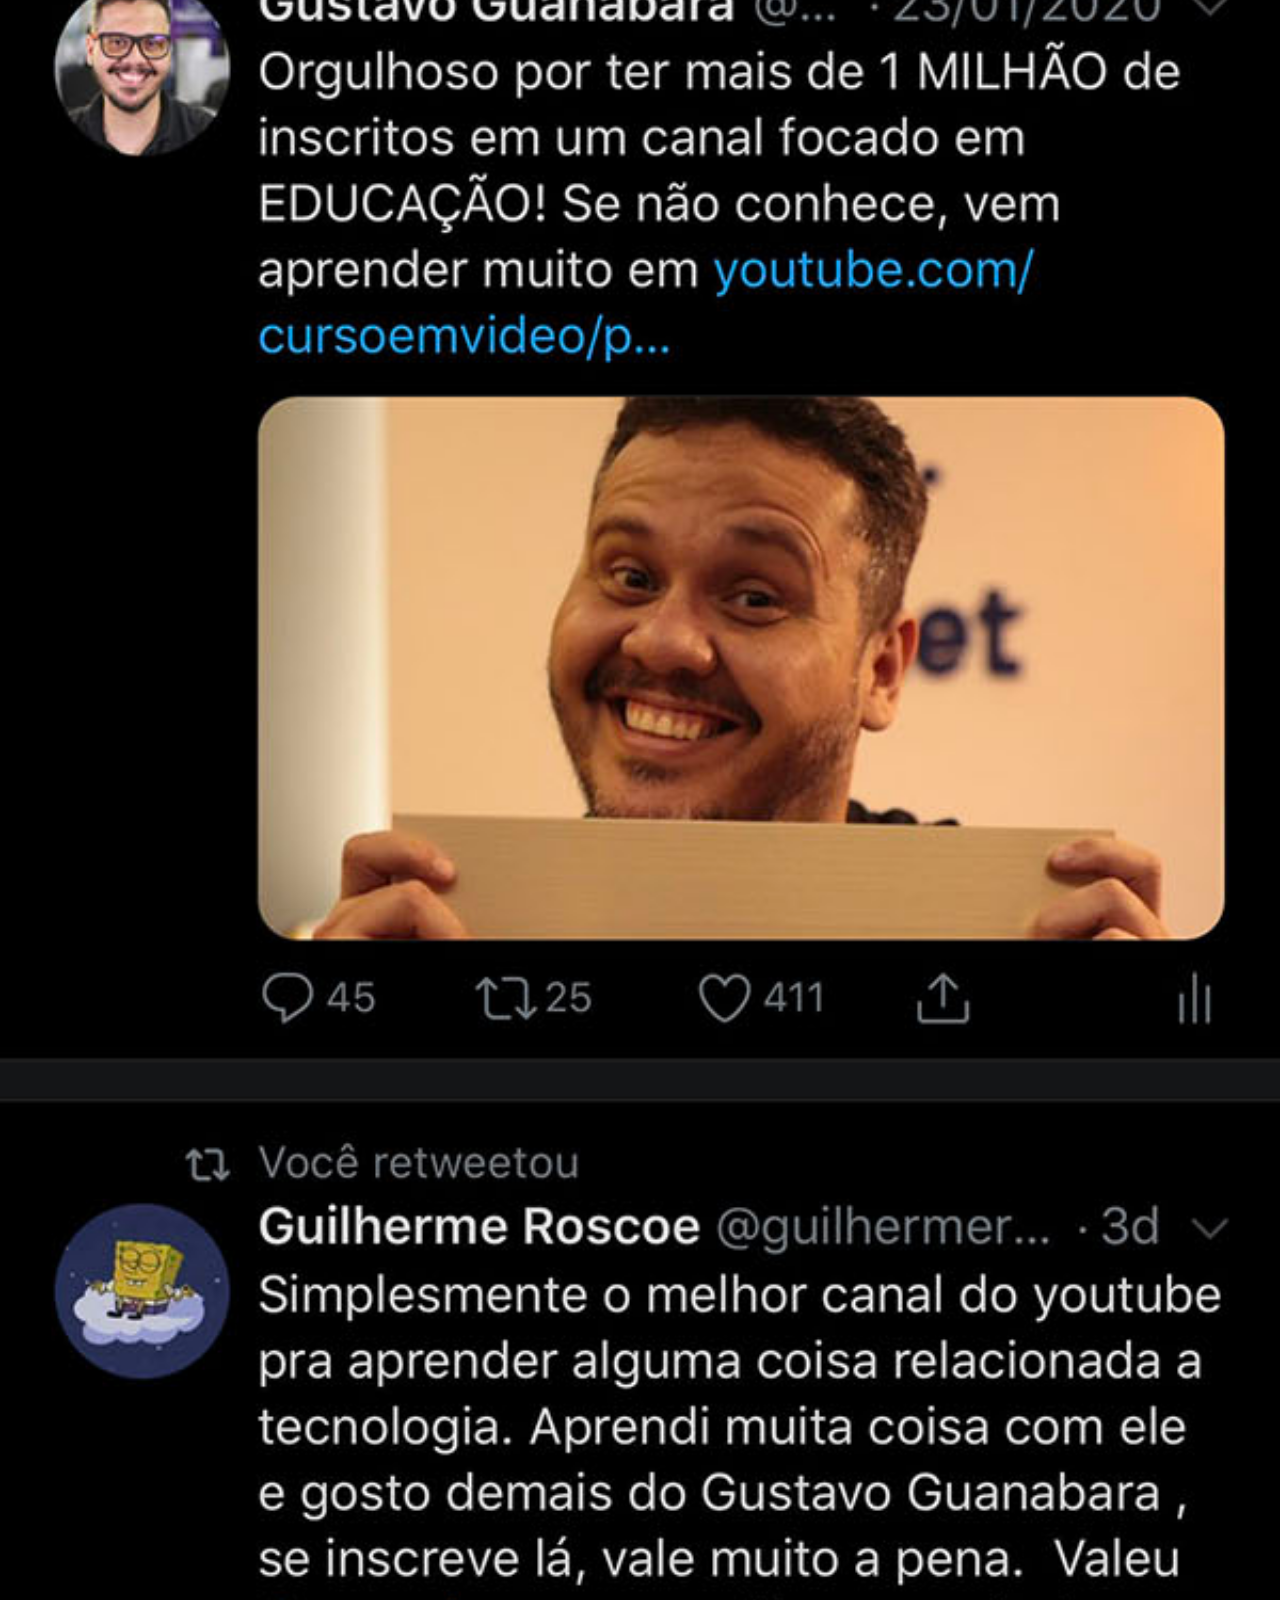
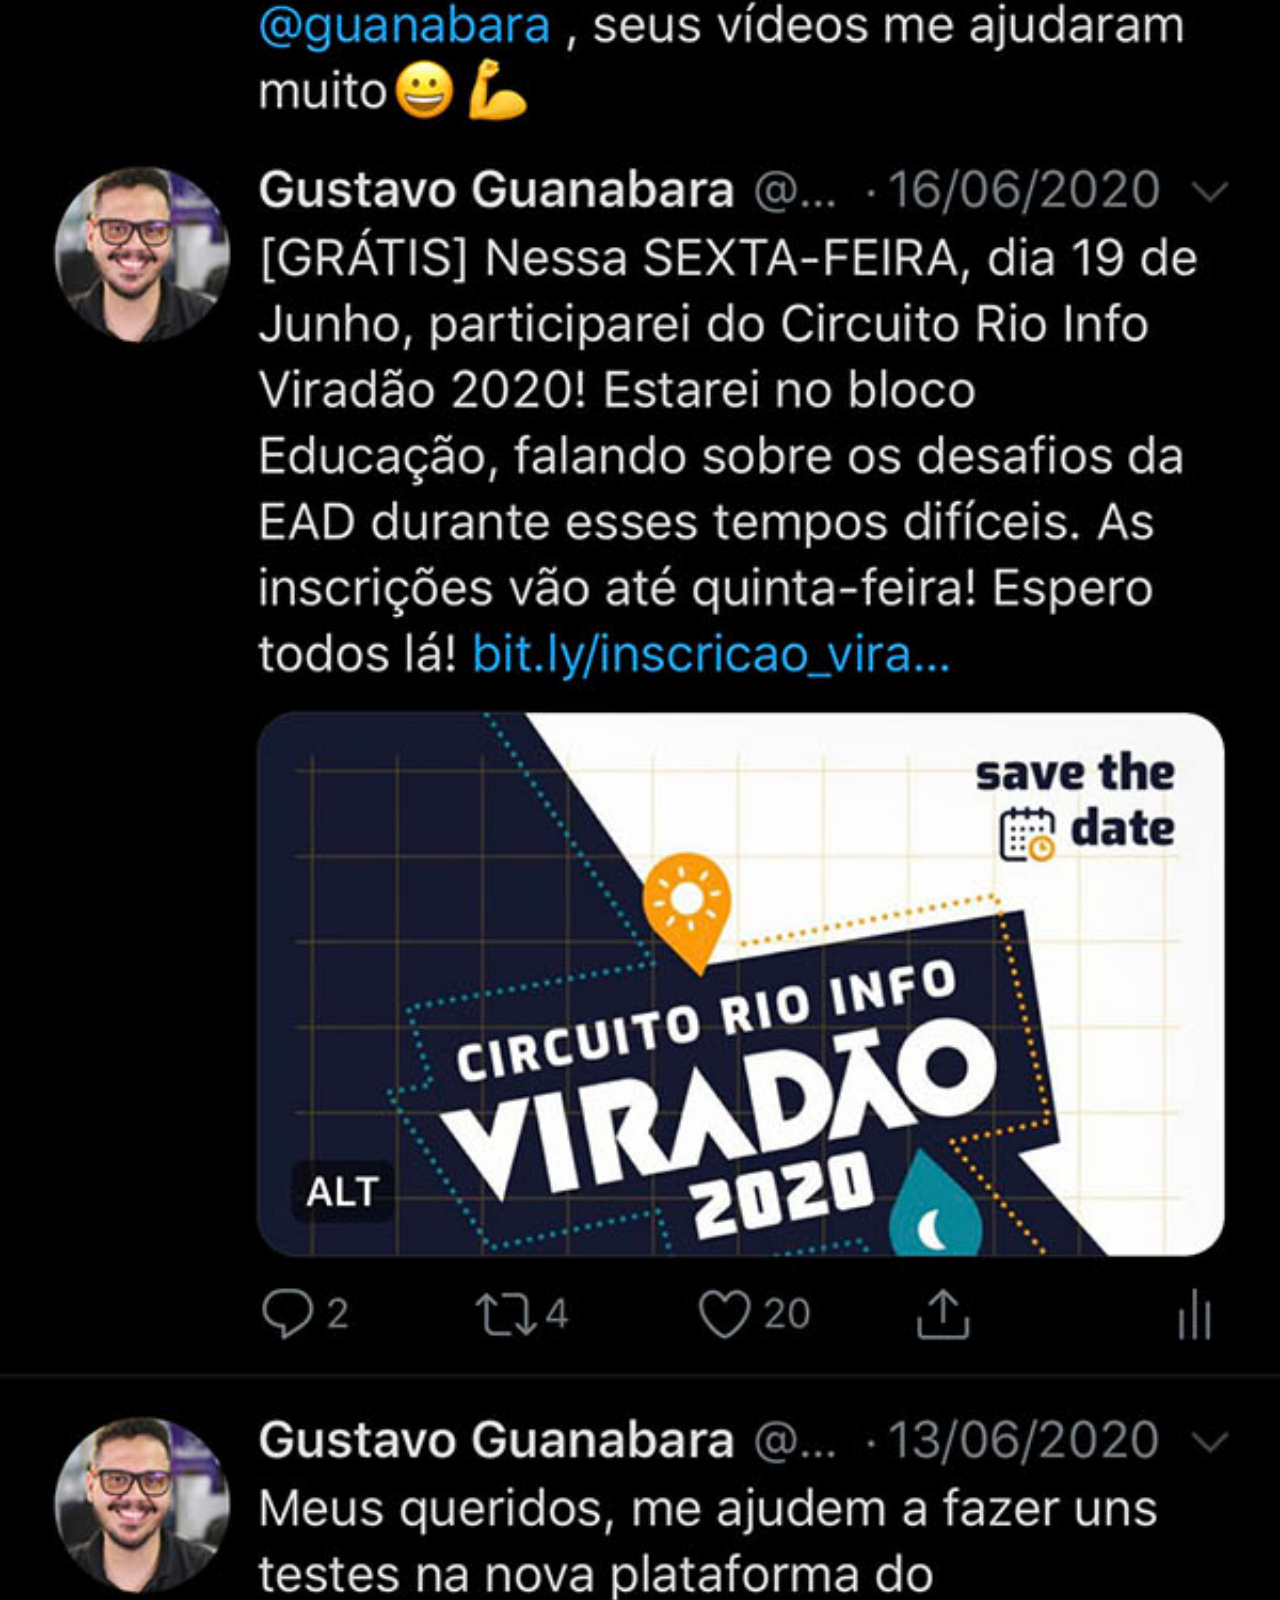
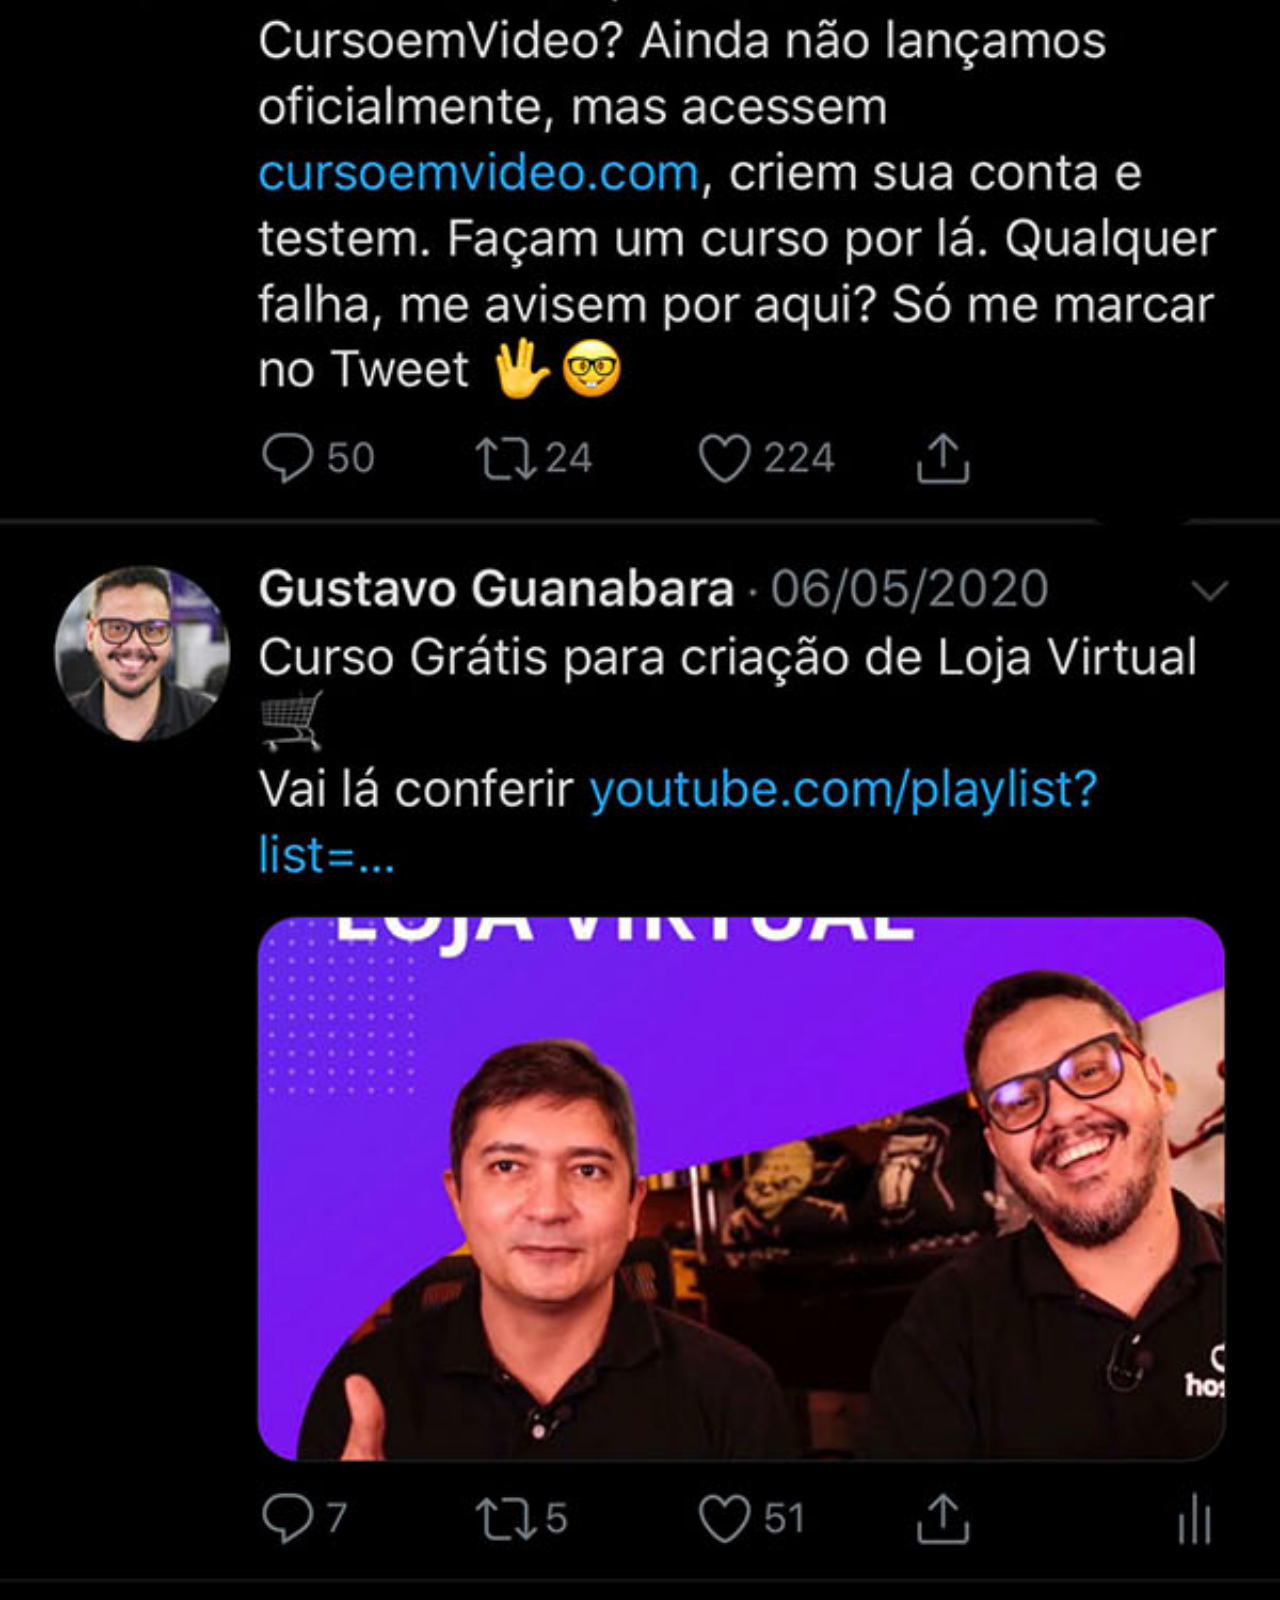
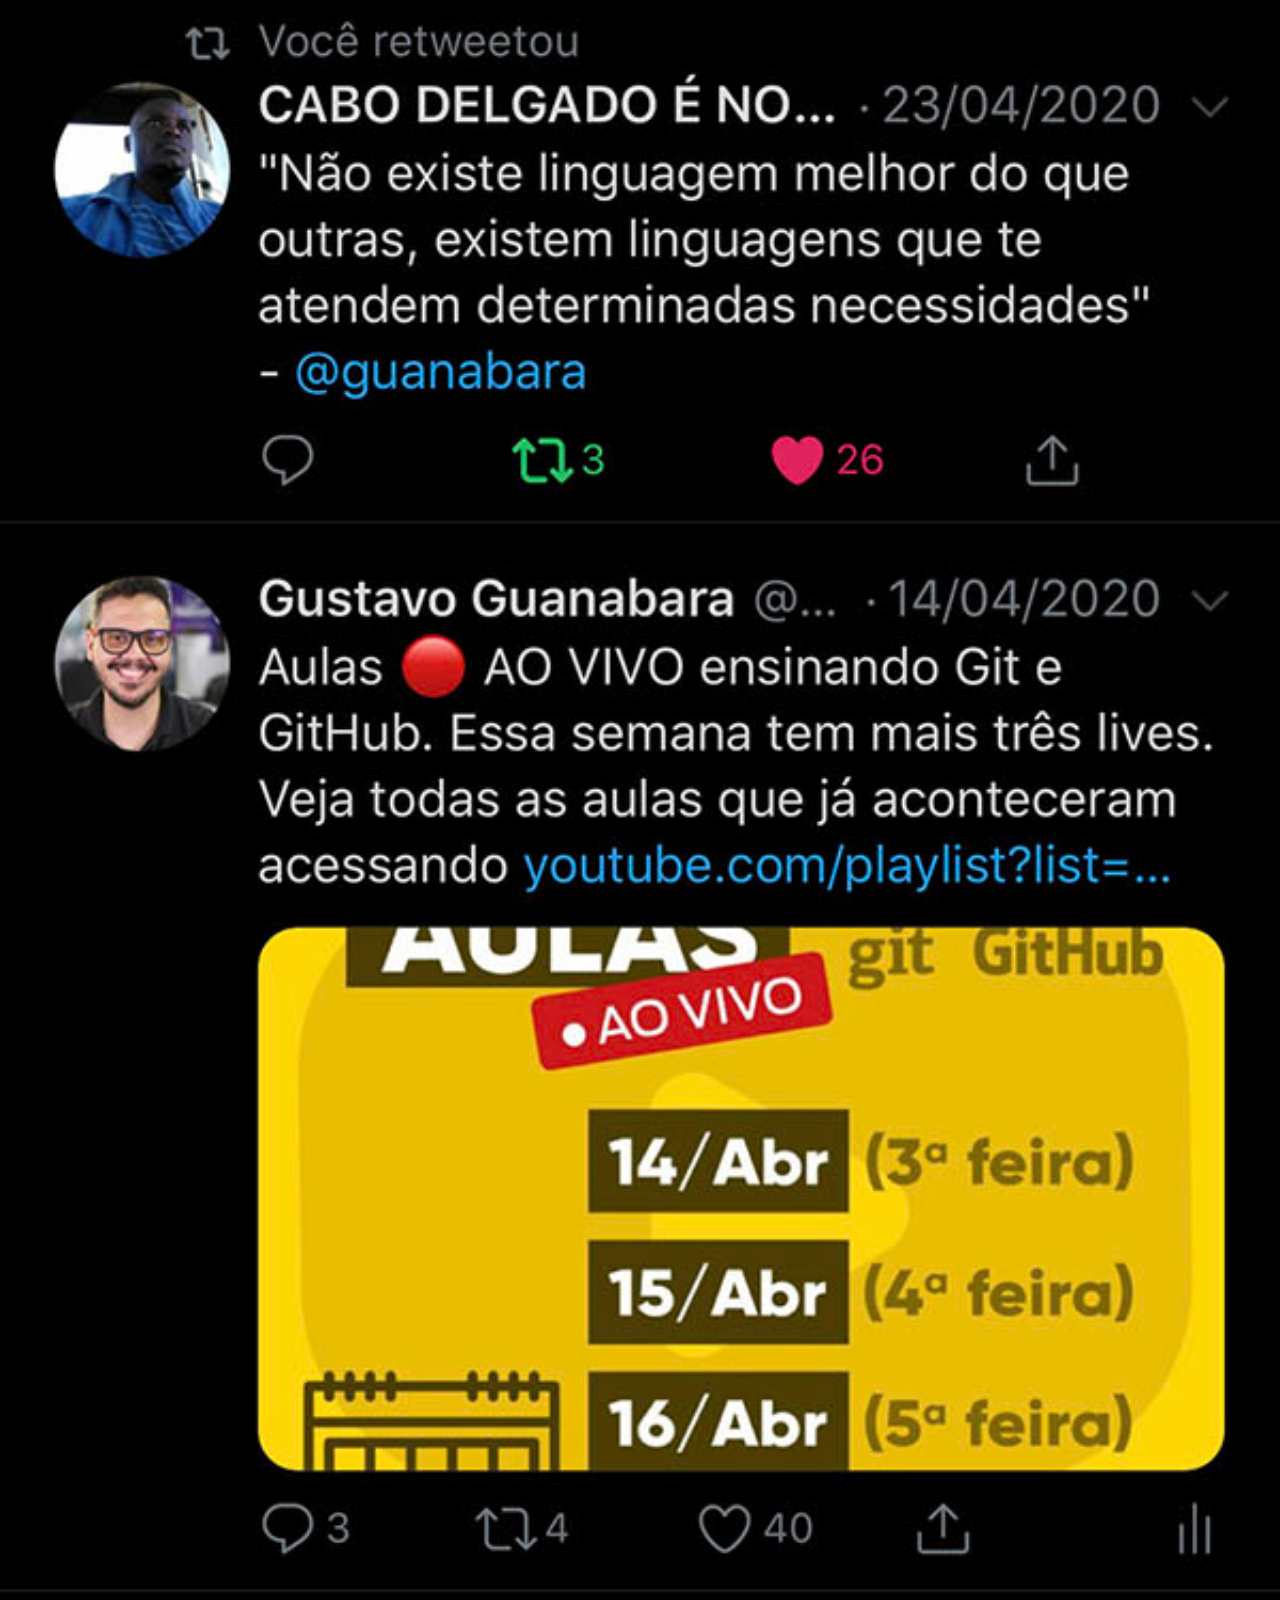
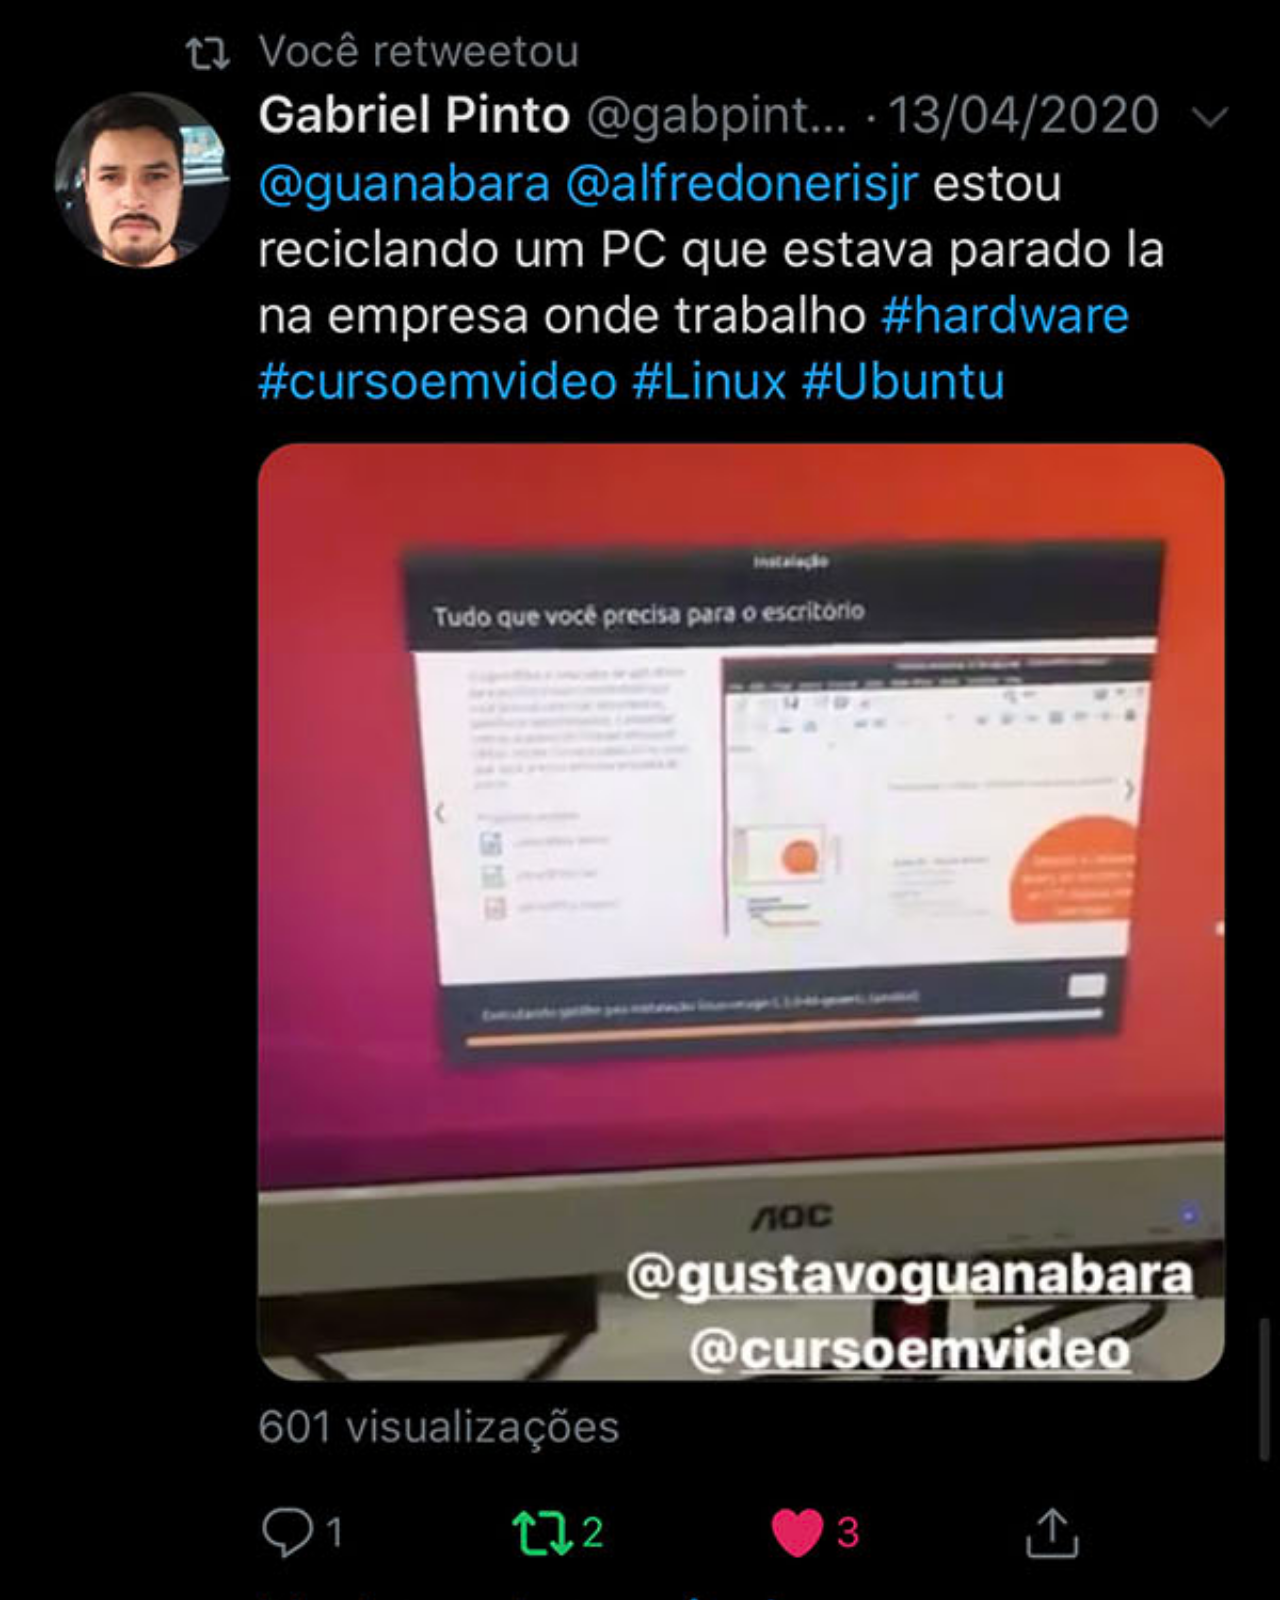
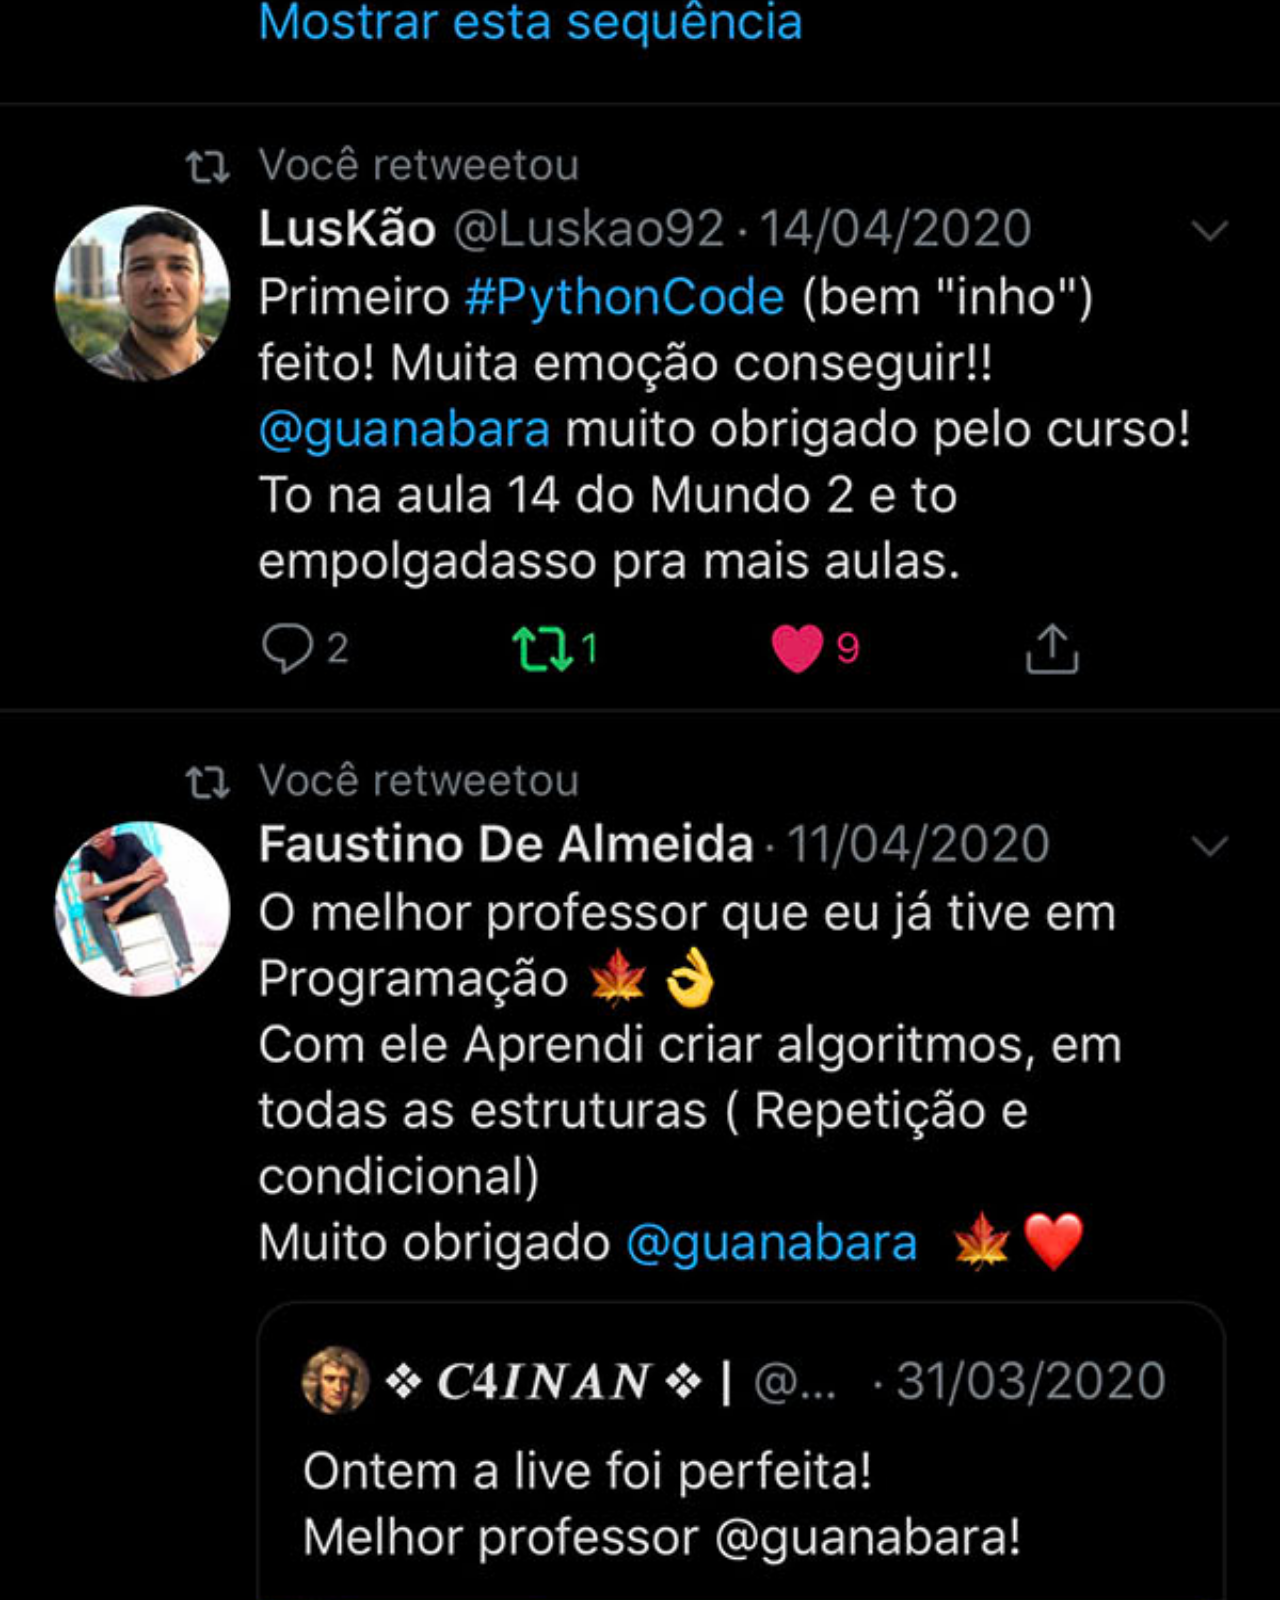
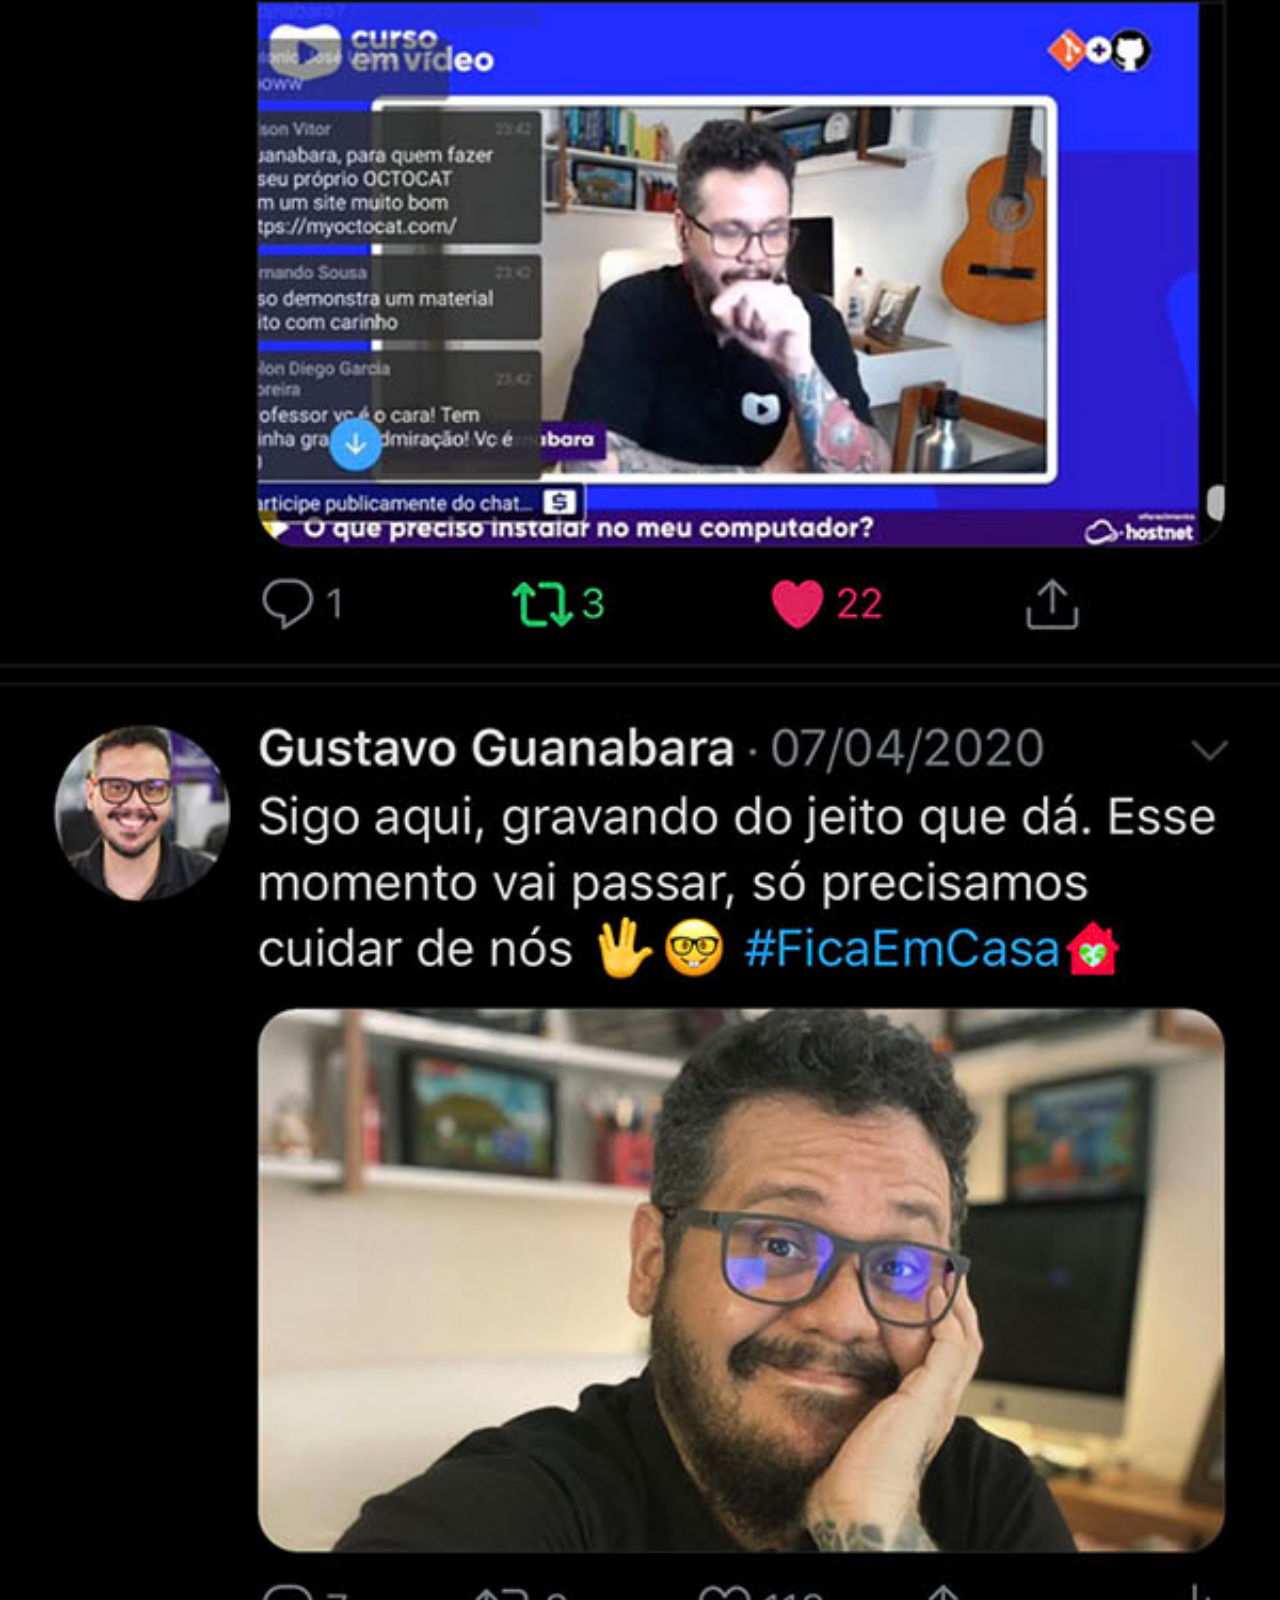
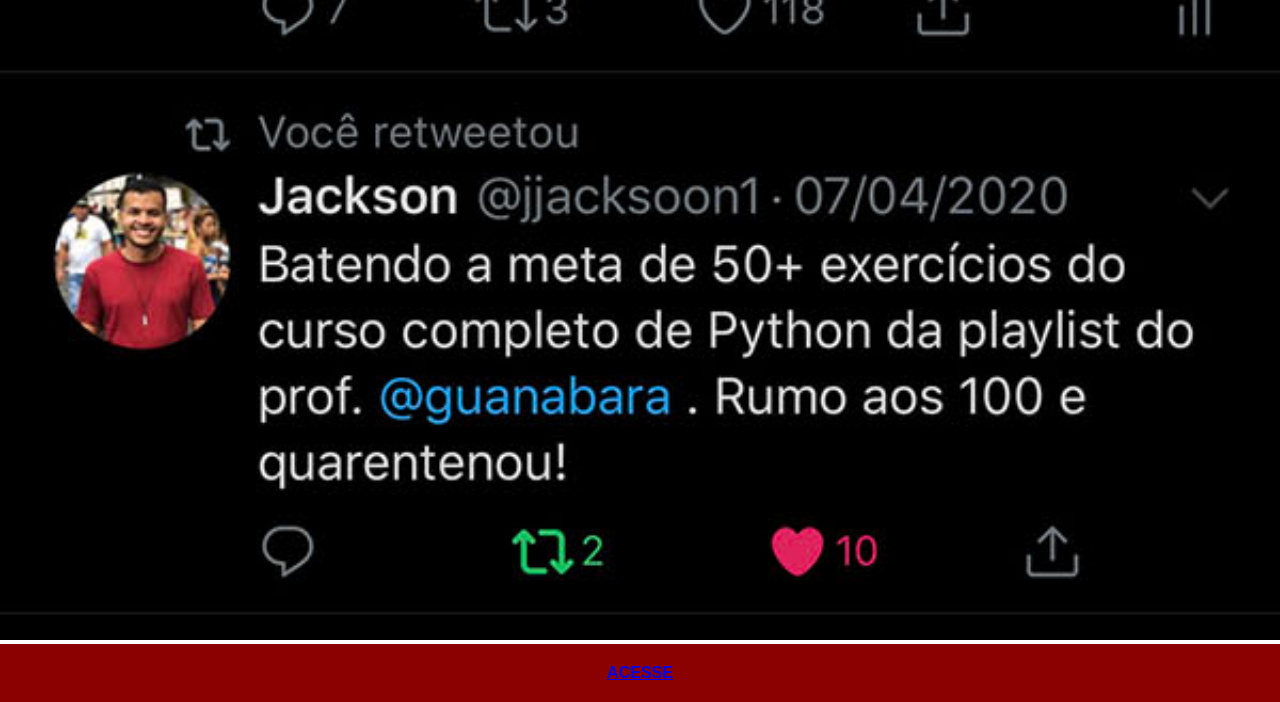
<file: telas/twitter.html>
<!DOCTYPE html>
<html lang="pt-br">
<head>
  <meta charset="UTF-8">
  <meta name="viewport" content="width=device-width, initial-scale=1.0">
  <title>Youtube</title>
  <style>
    
  </style>
  <link rel="stylesheet" href="../styles/social.css">
</head>
<body>
  <img src="../imagens/tela-twitter.jpg" alt="Imagem do youtube"> <a href="https://x.com/" target="_blank">ACESSE</a>
</body>
</html>
</file>
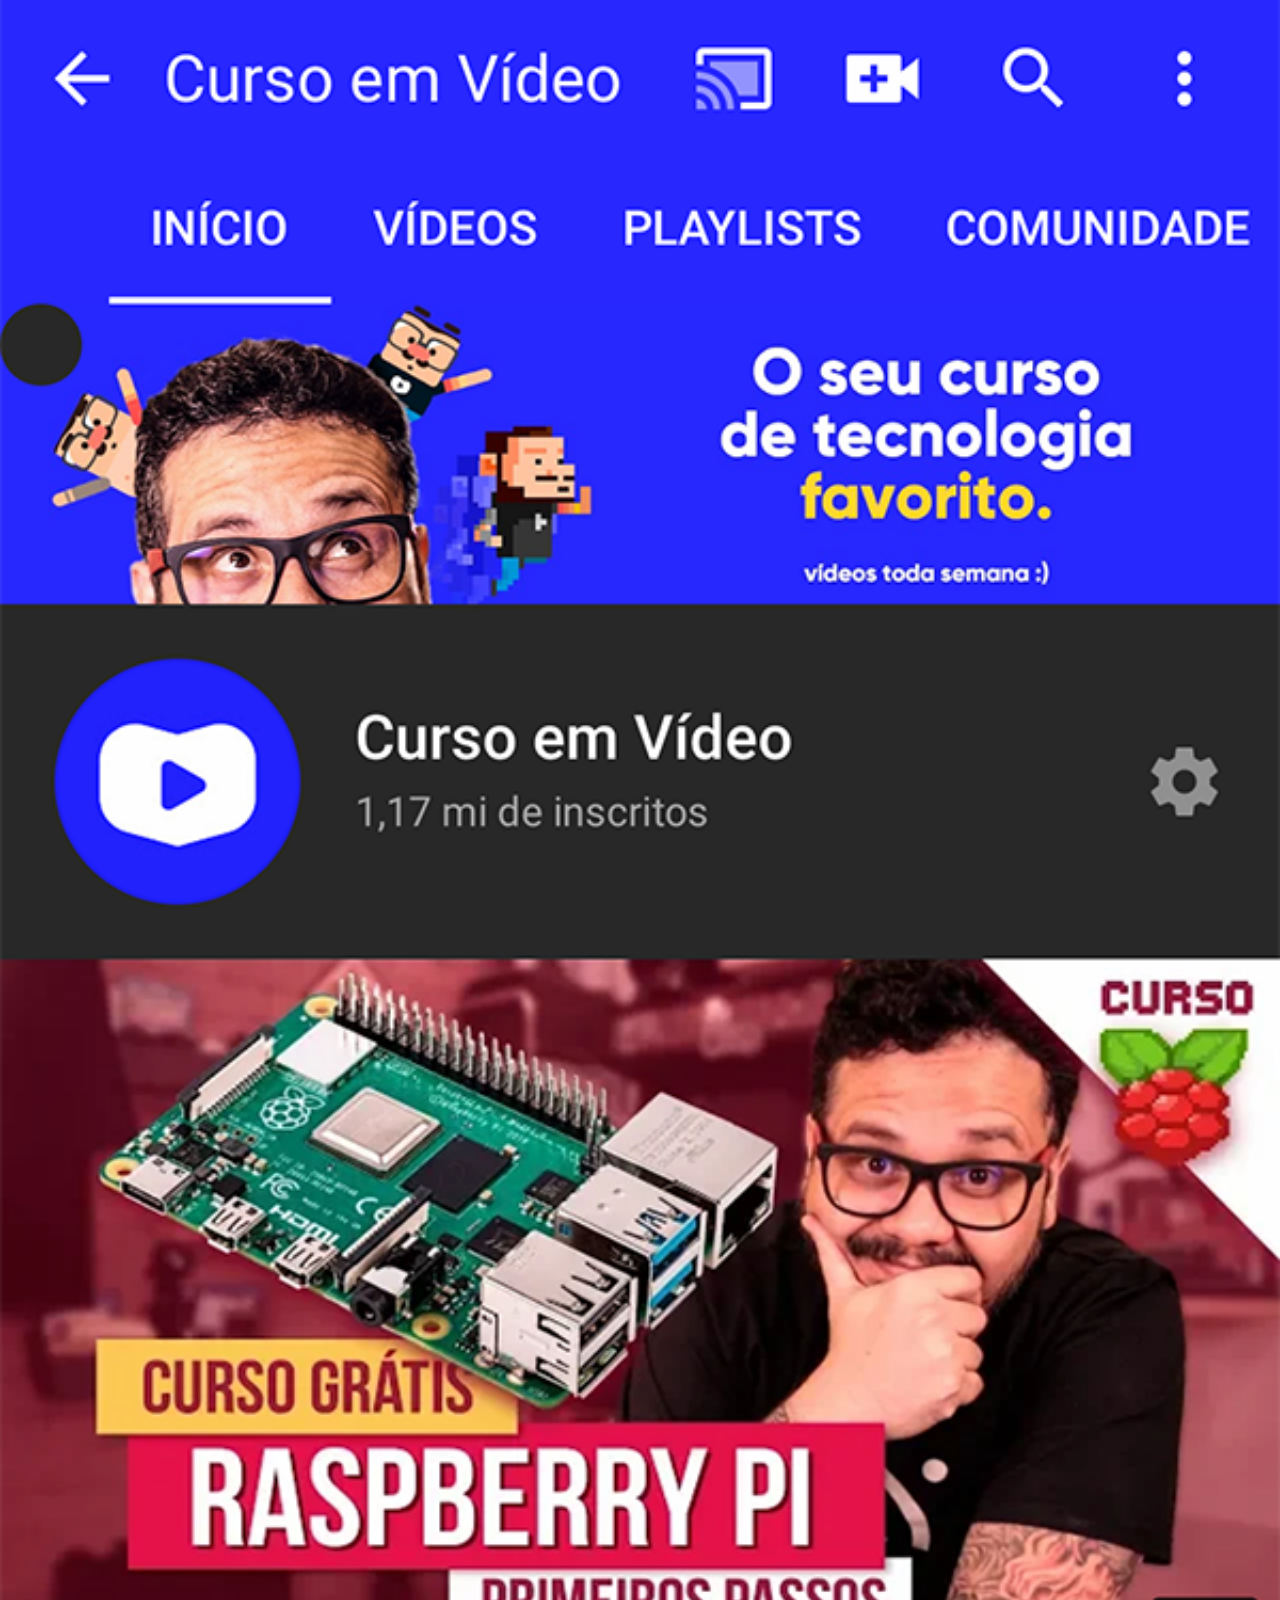
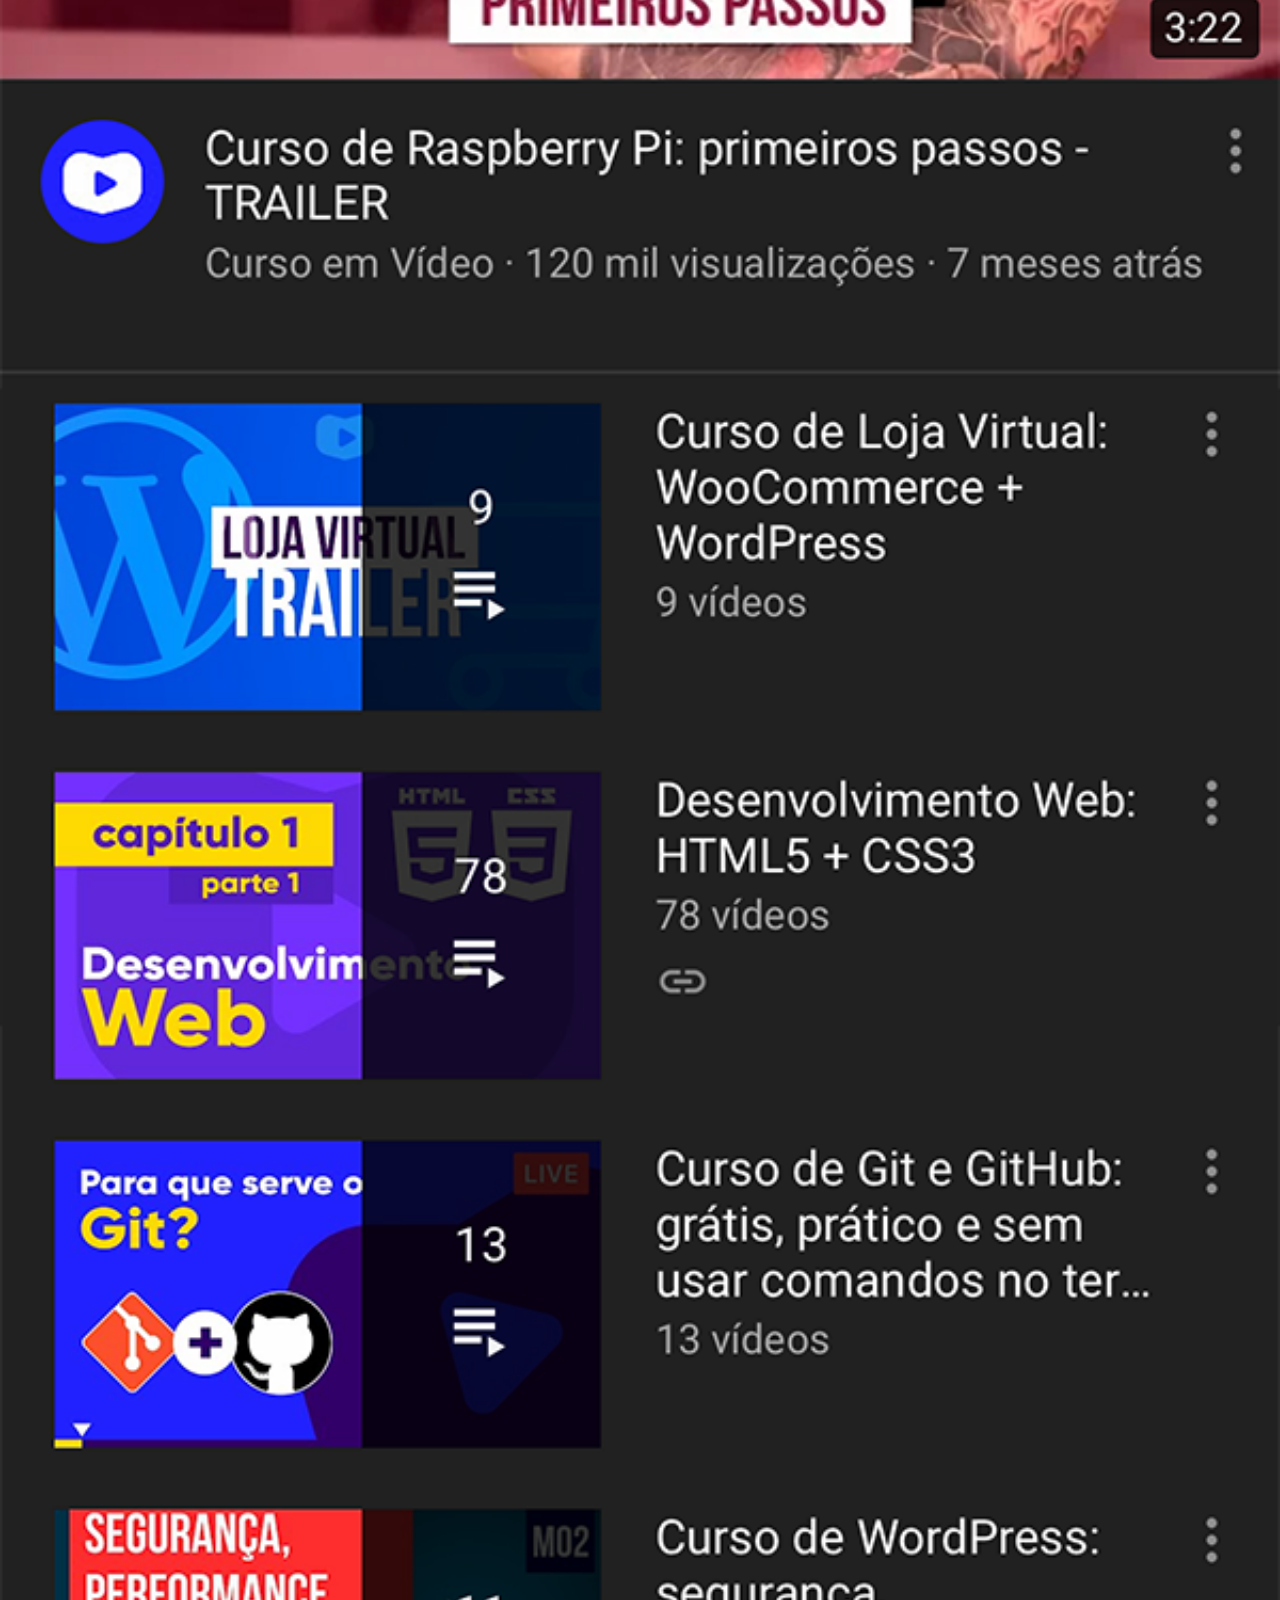
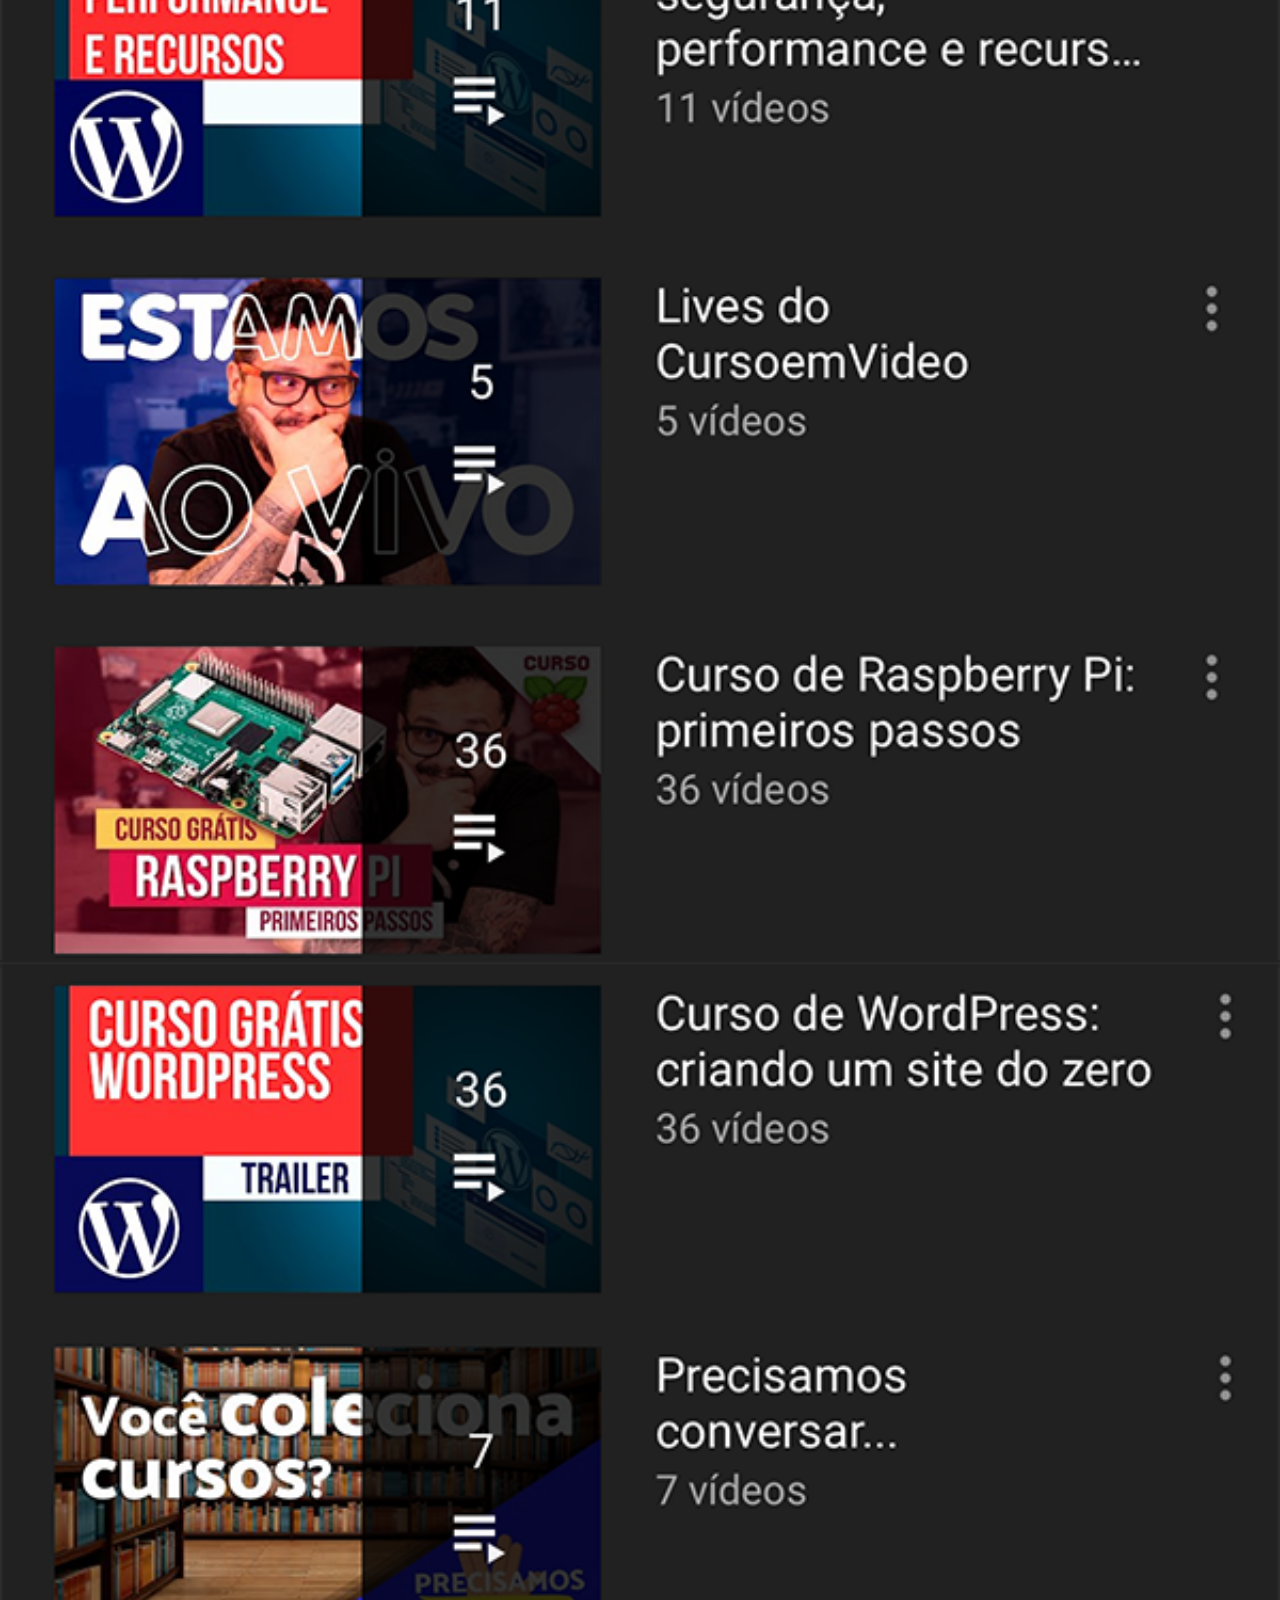
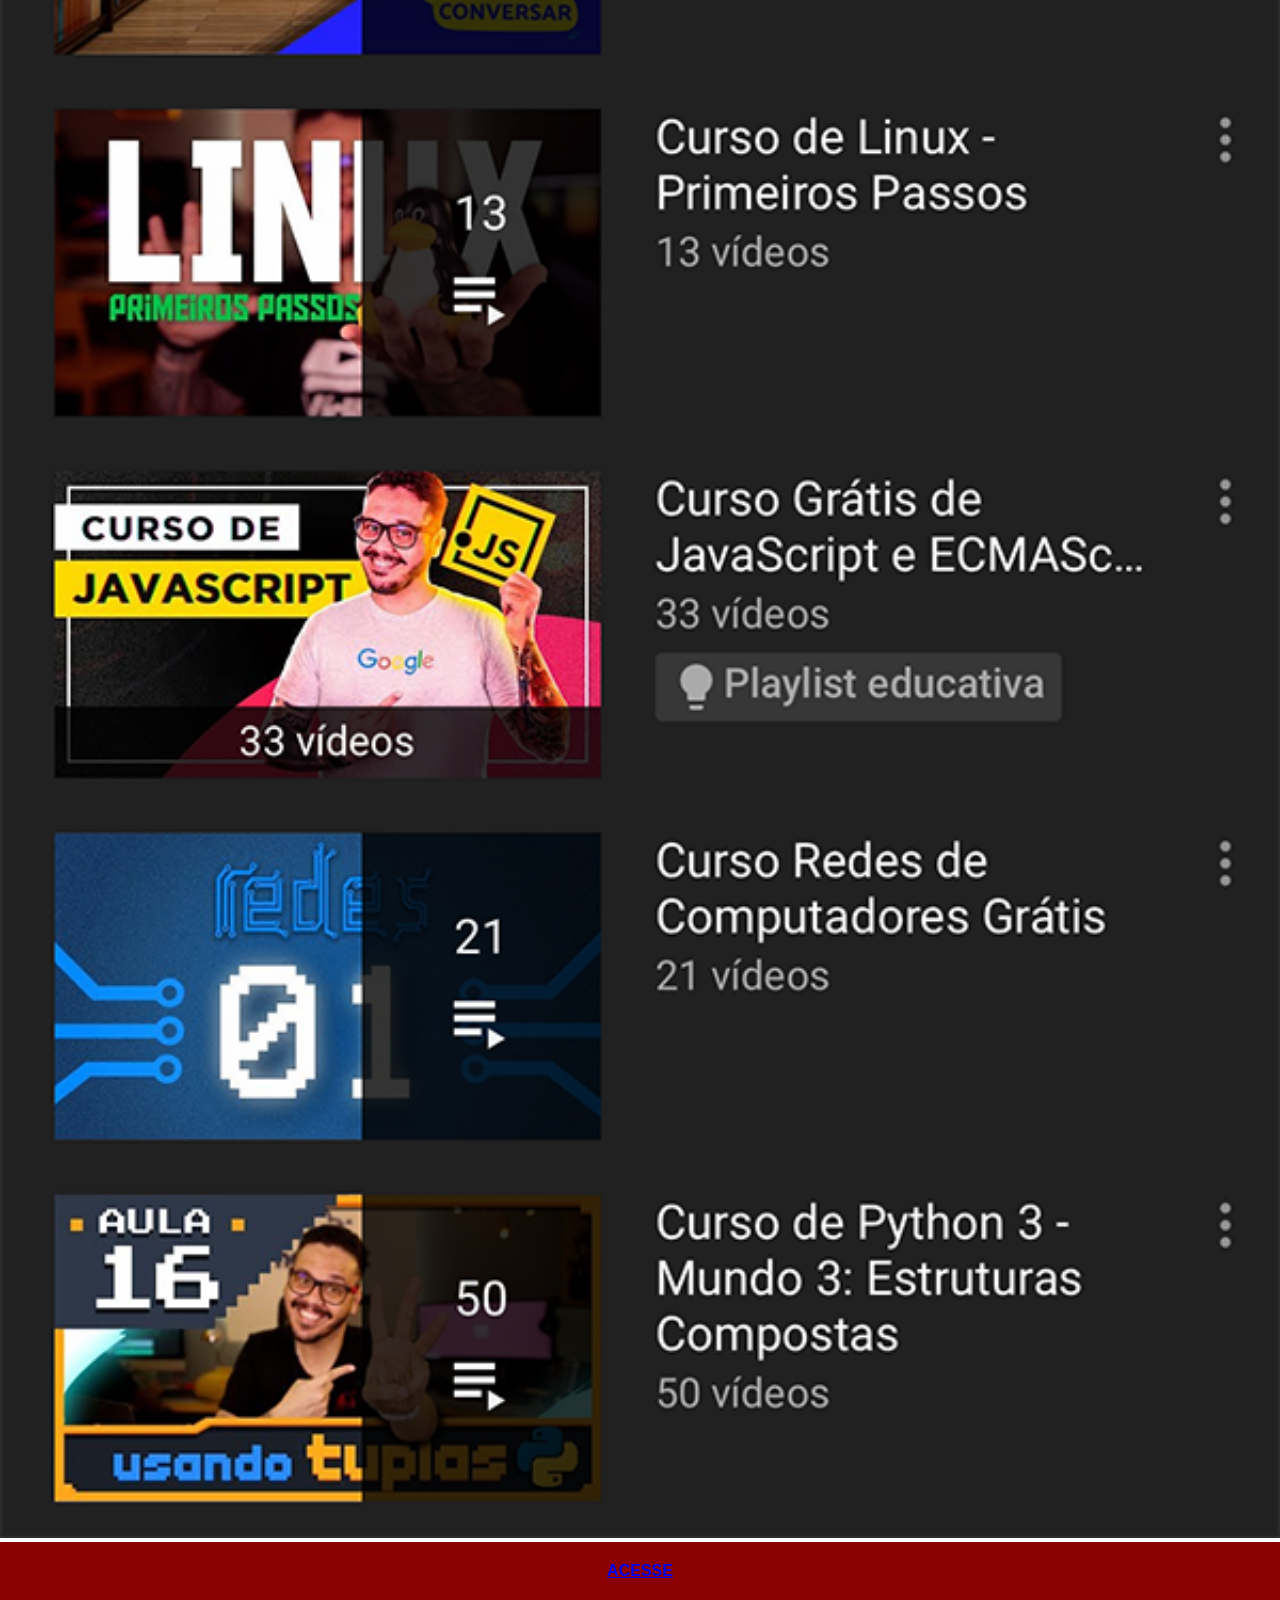
<file: telas/youtube.html>
<!DOCTYPE html>
<html lang="pt-br">
<head>
  <meta charset="UTF-8">
  <meta name="viewport" content="width=device-width, initial-scale=1.0">
  <title>Youtube</title>
  <style>
    
  </style>
  <link rel="stylesheet" href="../styles/social.css">
</head>
<body>
  <img src="../imagens/tela-youtube.png" alt="Imagem do youtube"> <a href="https://www.youtube.com/" target="_blank">ACESSE</a>
</body>
</html>
</file>
<file: styles/stylesheet.css>
@charset "UTF-8";

* {
    margin: 0px;
    padding: 0px;
    font-family: Arial, Helvetica, sans-serif;
}

html, body {
  height: 100vh;
  width: 100vw;
  background-color: black;
}

body {
  background: url(../imagens/fundo-madeira.jpg) no-repeat, top center;
  background-size: cover;
  background-attachment: fixed;
}

main {
  position: relative;
  height: 100vh;
}

section#telefone {
  position: absolute;
  top: 50%;
  left: 50%;
  transform: translate(-50%, -50%);

  height: 625px;
  width: 310px;

  background: url(../imagens/frame-iphone.png);
}

iframe#tela {
  position: relative;
  top: 80px;
  left: 22px;
  width: 267px;
  height: 471px;
}

section#redes-sociais {
  text-align: end;
}
section#redes-sociais > a > img {
  margin: 10px;
  width: 30px;
  height: 30px;
  border-radius: 50%;
  box-shadow: 2px 2px 5px black;
}

section#redes-sociais img:hover {
  border: 2px solid rgba(255, 255, 255, 0.404);

  transform: translate(-3px, -3px);
  transition: transform .3s;
  box-shadow: 5px 5px 10px black;
}
</file>
<file: styles/social.css>
@charset "UTF-8";

* {
      padding: 0px;
      margin: 0px;
      font-family: Arial, Helvetica, sans-serif;
    }

    ::-webkit-scrollbar {
      width: 0;
      height: 0px;
    }
    img {
      width: 100vw;
    }

    a {
      display: block;
      background-color: darkred;
      padding: 20px;
      text-align: center;
      font-weight: bolder;
    }

    a:hover {
      background-color: red;
    }
</file>
